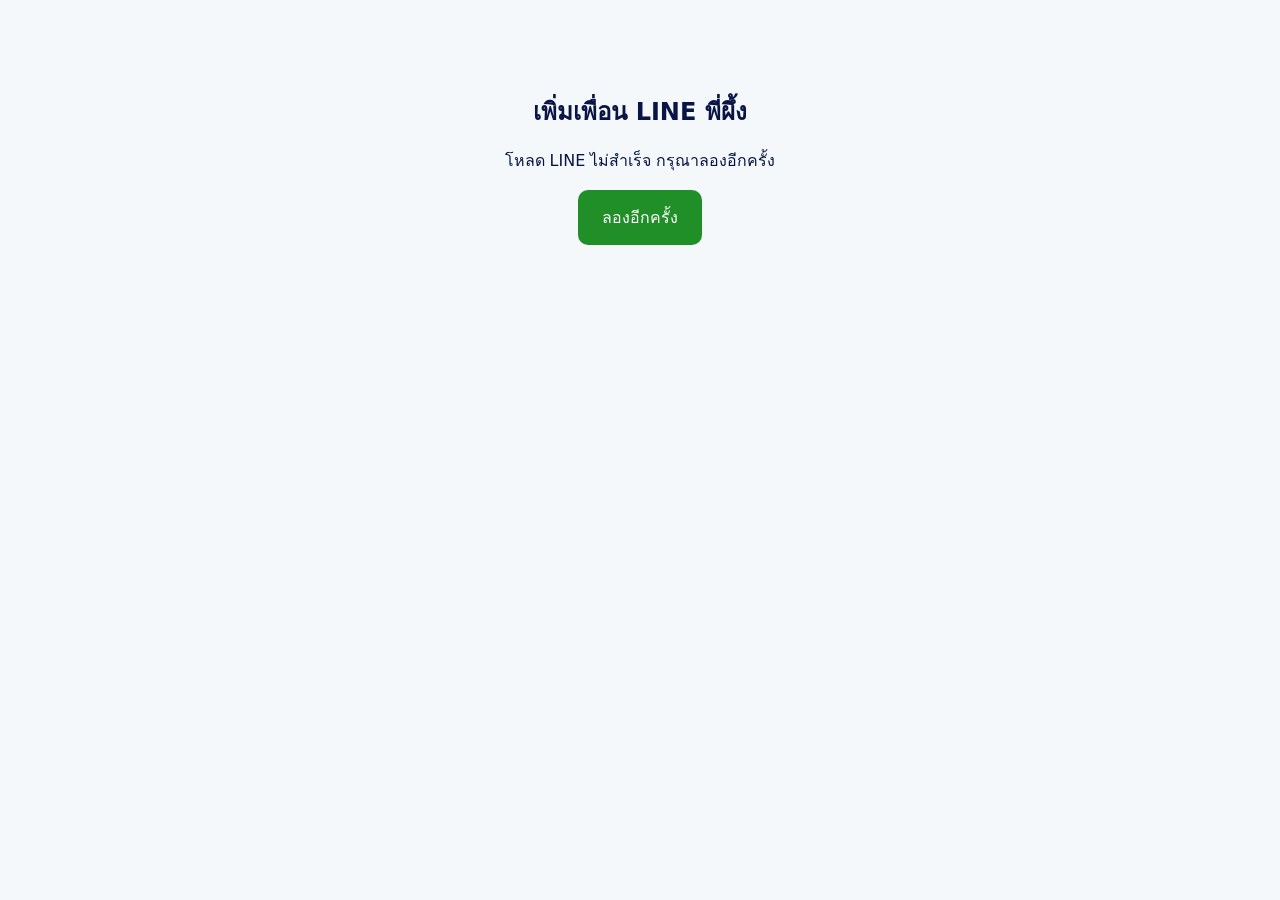
<file: Index.html>
<!doctype html>
<html lang="th">
<head>
<meta charset="utf-8"><meta name="viewport" content="width=device-width, initial-scale=1">
<meta name="referrer" content="no-referrer"><meta name="robots" content="noindex,nofollow">
<title>เพิ่มเพื่อน LINE พี่ผึ้ง</title>
<style>body{margin:0;background:#f4f8fb;color:#0A1545;font-family:system-ui,sans-serif}main{max-width:440px;margin:48px auto;padding:28px;text-align:center}h1{font-size:24px}p{line-height:1.7}button,a{display:inline-block;border:0;border-radius:10px;background:#218F27;color:white;padding:15px 24px;font:inherit;text-decoration:none;cursor:pointer}[hidden]{display:none!important}</style>
<script src="https://static.line-scdn.net/liff/edge/2/sdk.js" defer></script>
</head>
<body>
<main><h1>เพิ่มเพื่อน LINE พี่ผึ้ง</h1>
<p id="status" role="status" aria-live="polite">กำลังเชื่อมต่อ LINE…</p>
<button id="retry" type="button" hidden>ลองอีกครั้ง</button></main>
<script>
'use strict';
const LIFF_ID='2011333776-W5vn3Aly';
const BACKEND='https://script.google.com/macros/s/AKfycbz1tPDpD1ap5izHhPRhO7wEzc5udW0E-saBnPLB31KpJue0dYF4KgLdlKwVcth8Fh_oHg/exec?mode=liff_receipt_test';
let busy=false;
async function connect() {
  if(busy)return;busy=true;
  const status=document.getElementById('status'),retry=document.getElementById('retry');
  retry.hidden=true;
  try {
    if(!window.liff)throw new Error('โหลด LINE ไม่สำเร็จ กรุณาลองอีกครั้ง');
    await liff.init({liffId:LIFF_ID,withLoginOnExternalBrowser:true});
    if(!liff.isLoggedIn())return;
    // LIFF handles its redirects before reading the final ticket.
    const ticket=new URL(location.href).searchParams.get('ticket');
    const idToken=liff.getIDToken();
    if(!ticket || !/^[A-Za-z0-9_-]{16,200}$/.test(ticket))throw new Error('กรุณากลับไปกดเพิ่มเพื่อน LINE จากรายการที่ส่งแล้ว');
    if(!idToken)throw new Error('ยืนยันบัญชี LINE ไม่สำเร็จ กรุณาลองอีกครั้ง');
    status.textContent='กำลังส่งรายละเอียดรายการให้คุณ…';
    // Top-level POST avoids cross-origin AJAX and never puts the ID token in a URL.
    const form=document.createElement('form');
    form.method='POST';form.action=BACKEND;form.target='_self';form.hidden=true;
    for(const [name,value] of Object.entries({ticket,idToken,format:'html'})) {
      const input=document.createElement('input');input.type='hidden';input.name=name;input.value=value;form.appendChild(input);
    }
    document.body.appendChild(form);form.submit();
  } catch(error) {
    status.textContent=error instanceof Error?error.message:'เชื่อมต่อไม่สำเร็จ กรุณาลองอีกครั้ง';retry.hidden=false;busy=false;
  }
}
document.getElementById('retry').addEventListener('click',connect);
window.addEventListener('DOMContentLoaded',connect);
</script>
</body>
</html>
</file>
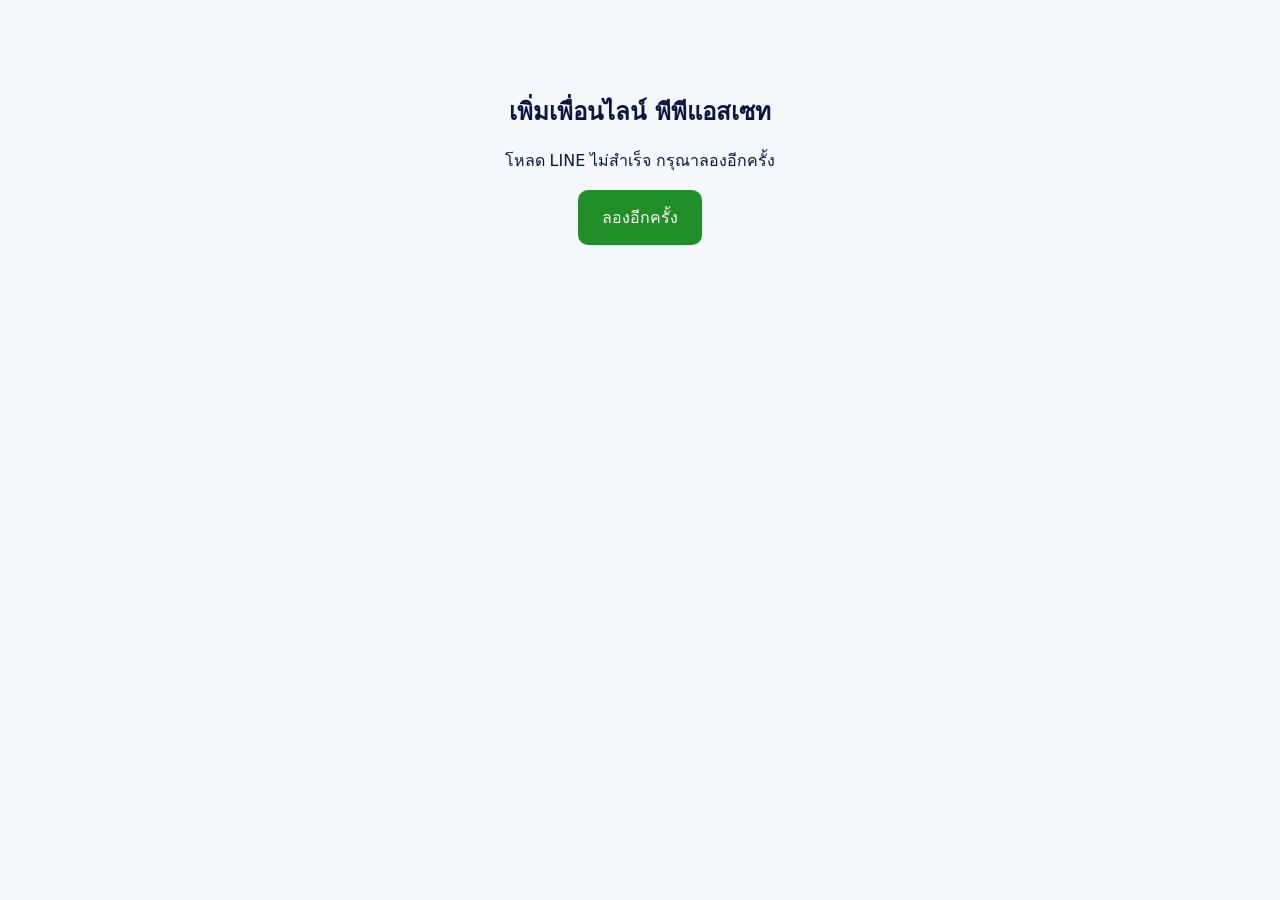
<file: index.html>
<!doctype html>
<html lang="th">
<head>
<meta charset="utf-8"><meta name="viewport" content="width=device-width, initial-scale=1">
<meta name="referrer" content="no-referrer"><meta name="robots" content="noindex,nofollow">
<title>เพิ่มเพื่อนไลน์ พีพีแอสเซท</title>
<style>body{margin:0;background:#f4f8fb;color:#0A1545;font-family:system-ui,sans-serif}main{box-sizing:border-box;width:100%;max-width:440px;margin:48px auto;padding:28px;text-align:center}h1{font-size:clamp(20px,6vw,24px);overflow-wrap:anywhere}p{line-height:1.7}button,a{display:inline-block;border:0;border-radius:10px;background:#218F27;color:white;padding:15px 24px;font:inherit;text-decoration:none;cursor:pointer}[hidden]{display:none!important}</style>
<script src="https://static.line-scdn.net/liff/edge/2/sdk.js" defer></script>
<script>
(function(){
  const p=new URL(location.href).searchParams;
  const state=p.get('liff.state')||'';
  let preview=false;
  try{preview=new URL(state,location.origin+location.pathname).pathname.endsWith('/test-mobile.html');}catch(_){}
  if(!preview||!/Android|iPhone|iPad|iPod/i.test(navigator.userAgent))return;
  document.documentElement.classList.add('pp-mobile-preview-entry');
})();
</script>
<style>
html.pp-mobile-preview-entry,html.pp-mobile-preview-entry body{background:#050d17!important}
html.pp-mobile-preview-entry body{min-height:100vh;min-height:100dvh;display:grid;place-items:center;margin:0;padding:14px;box-sizing:border-box}
html.pp-mobile-preview-entry main{display:none!important}
.pp-mobile-entry-wait{display:none}
html.pp-mobile-preview-entry .pp-mobile-entry-wait{display:block;box-sizing:border-box;width:100%;max-width:430px;padding:22px 16px;border:1px solid rgba(156,255,91,.48);border-radius:18px;background:linear-gradient(145deg,rgba(9,30,44,.98),rgba(5,19,34,.98));text-align:center;color:#eaf3ff;font:15px/1.65 system-ui,sans-serif}
.pp-mobile-entry-wait strong{display:block;color:#B9FF86;font-size:18px;font-weight:900}
.pp-mobile-entry-spinner{width:30px;height:30px;border:4px solid rgba(156,255,91,.24);border-top-color:#B9FF86;border-radius:50%;margin:0 auto 13px;animation:ppMobileEntrySpin .8s linear infinite}
@keyframes ppMobileEntrySpin{to{transform:rotate(360deg)}}
</style>
</head>
<body>
<div class="pp-mobile-entry-wait" role="status"><div class="pp-mobile-entry-spinner" aria-hidden="true"></div><strong>กำลังเชื่อมต่อ LINE</strong>กรุณารอสักครู่ ระบบกำลังดำเนินการ</div>
<main><h1>เพิ่มเพื่อนไลน์ พีพีแอสเซท</h1>
<p id="status" role="status" aria-live="polite">กำลังเชื่อมต่อ LINE…</p>
<a id="openLine" hidden>เพิ่มเพื่อนไลน์ พีพีแอสเซท</a>
<button id="retry" type="button" hidden>ลองอีกครั้ง</button></main>
<script>
'use strict';
const LIFF_ID='2011333776-W5vn3Aly';
const BACKEND='https://script.google.com/macros/s/AKfycbz1tPDpD1ap5izHhPRhO7wEzc5udW0E-saBnPLB31KpJue0dYF4KgLdlKwVcth8Fh_oHg/exec?mode=liff_receipt_test';
let busy=false;
function pendingTicket() {
  const params=new URL(location.href).searchParams;
  let ticket=params.get('ticket');
  if(!ticket && params.get('liff.state')) {
    ticket=new URL(params.get('liff.state'),location.origin+location.pathname).searchParams.get('ticket');
  }
  try {
    if(ticket && /^[A-Za-z0-9_-]{16,200}$/.test(ticket)) {
      sessionStorage.setItem('pp_liff_pending',JSON.stringify({ticket,time:Date.now()}));
    } else {
      const saved=JSON.parse(sessionStorage.getItem('pp_liff_pending')||'null');
      if(saved && Date.now()-saved.time<600000)ticket=saved.ticket;
    }
  } catch(_) {}
  return ticket;
}
async function connect() {
  if(busy)return;busy=true;
  const status=document.getElementById('status'),retry=document.getElementById('retry');
  retry.hidden=true;
  status.textContent='กำลังตรวจสอบบัญชี LINE เพื่อส่งรายละเอียดลีด…';
  const waiting=setTimeout(()=>{status.textContent='กำลังรอ LINE ตอบกลับ กรุณารอสักครู่…';},6000);
  try {
    if(!window.liff)throw new Error('โหลด LINE ไม่สำเร็จ กรุณาลองอีกครั้ง');
    pendingTicket();
    let deadline;
    try {
      await Promise.race([liff.init({liffId:LIFF_ID,withLoginOnExternalBrowser:false}),new Promise((_,reject)=>{deadline=setTimeout(()=>reject(new Error('LINE ตอบกลับช้า กรุณากดลองอีกครั้ง ไม่ต้องกรอกฟอร์มใหม่')),20000);})]);
    } finally {clearTimeout(deadline);}
    clearTimeout(waiting);
    const mobile=/Android|iPhone|iPad|iPod/i.test(navigator.userAgent);
    if(mobile && !liff.isInClient()) {
      const params=new URL(location.href).searchParams;
      let ticket=params.get('ticket');
      if(!ticket && params.get('liff.state')) {
        ticket=new URL(params.get('liff.state'),'https://ppassetservice-cyber.github.io/pp-line-liff-test/').searchParams.get('ticket');
      }
      if(!ticket || !/^[A-Za-z0-9_-]{16,200}$/.test(ticket))throw new Error('กรุณากลับไปกดเพิ่มเพื่อน LINE จากรายการที่ส่งแล้ว');
      const link=document.getElementById('openLine');
      const url='https://liff.line.me/'+LIFF_ID+'?ticket='+encodeURIComponent(ticket);
      link.href=/Android/i.test(navigator.userAgent)
        ? 'intent://liff.line.me/'+LIFF_ID+'?ticket='+encodeURIComponent(ticket)+'#Intent;scheme=https;package=jp.naver.line.android;S.browser_fallback_url='+encodeURIComponent(location.href)+';end'
        : url;
      link.hidden=false;status.textContent='กดปุ่มด้านล่างเพื่อเปิดแอป LINE และรับรายละเอียดรายการ';
      busy=false;return;
    }
    if(!liff.isLoggedIn()){
      const ticket=pendingTicket();
      if(!ticket || !/^[A-Za-z0-9_-]{16,200}$/.test(ticket))throw new Error('กรุณากลับไปกดเพิ่มเพื่อน LINE จากรายการที่ส่งแล้ว');
      liff.login({redirectUri:location.origin+location.pathname+'?ticket='+encodeURIComponent(ticket)});return;
    }
    if(!liff.isLoggedIn())return;
    // LIFF handles its redirects before reading the final ticket.
    const ticket=pendingTicket();
    const idToken=liff.getIDToken();
    if(!ticket || !/^[A-Za-z0-9_-]{16,200}$/.test(ticket))throw new Error('กรุณากลับไปกดเพิ่มเพื่อน LINE จากรายการที่ส่งแล้ว');
    if(!idToken)throw new Error('ยืนยันบัญชี LINE ไม่สำเร็จ กรุณาลองอีกครั้ง');
    status.textContent='กำลังส่งรายละเอียดรายการให้คุณ…';
    // Top-level POST avoids cross-origin AJAX and never puts the ID token in a URL.
    const form=document.createElement('form');
    form.method='POST';form.action=BACKEND;form.target='_self';form.hidden=true;
    for(const [name,value] of Object.entries({ticket,idToken,format:'html'})) {
      const input=document.createElement('input');input.type='hidden';input.name=name;input.value=value;form.appendChild(input);
    }
    document.body.appendChild(form);form.submit();
  } catch(error) {
    clearTimeout(waiting);
    status.textContent=error instanceof Error?error.message:'เชื่อมต่อไม่สำเร็จ กรุณาลองอีกครั้ง';retry.hidden=false;busy=false;
  }
}
document.getElementById('retry').addEventListener('click',()=>location.reload());
window.addEventListener('DOMContentLoaded',connect);
</script>
</body>
</html>
</file>
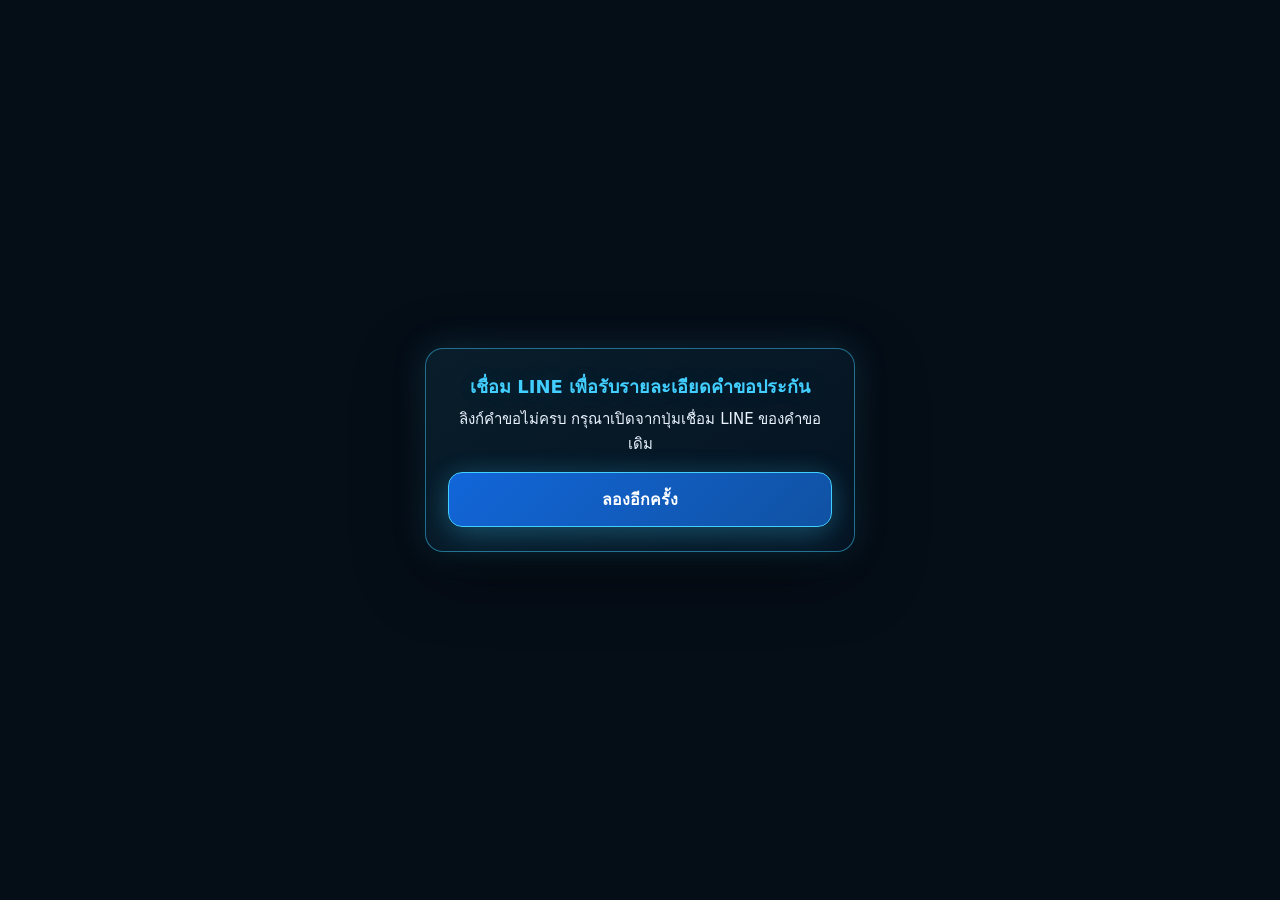
<file: insurance.html>
<!doctype html>
<html lang="th">
<head>
<meta charset="utf-8">
<meta name="viewport" content="width=device-width, initial-scale=1">
<meta name="referrer" content="no-referrer">
<meta name="robots" content="noindex,nofollow">
<title>รับข้อเสนอเบี้ยประกัน | PP Asset Service</title>
<style>
*{box-sizing:border-box}
body{margin:0;background:#050d17;color:#eaf3ff;font-family:system-ui,sans-serif;min-height:100vh;min-height:100dvh;display:grid;place-items:center;padding:14px}
main{width:100%;max-width:430px;padding:24px 22px;border:1px solid rgba(66,207,255,.48);border-radius:18px;background:linear-gradient(145deg,rgba(9,30,44,.98),rgba(5,19,34,.98));box-shadow:0 20px 70px rgba(0,0,0,.48),0 0 34px rgba(66,207,255,.18);text-align:center}
h1{color:#42CFFF;font-size:18px;font-weight:900;line-height:1.5;margin:0 0 7px}
p{font-size:15px;line-height:1.65;margin:7px 0}
button,a{display:block;width:100%;border:0;border-radius:14px;background:#42CFFF;color:#071425;padding:14px;font:inherit;font-weight:700;text-decoration:none;cursor:pointer;margin-top:16px}
button:disabled{opacity:.6;cursor:wait}
.spinner{width:30px;height:30px;border:4px solid rgba(66,207,255,.24);border-top-color:#42CFFF;border-radius:50%;margin:0 auto 13px;animation:spin .8s linear infinite}
@keyframes spin{to{transform:rotate(360deg)}}
[hidden]{display:none!important}
.transport{position:absolute;width:1px;height:1px;left:-9999px;border:0}
#quoteDetails{text-align:left;margin-top:16px;overflow-wrap:anywhere}
.field{padding:9px 0;border-bottom:1px solid #243447}
.field-label{display:block;color:#9fb0c4;font-size:13px;margin-bottom:4px}
@media(max-width:600px){main{padding:22px 16px}}

/* Insurance blue/cyan trial: every state shares these styles. */
main{border-color:rgba(66,207,255,.48);box-shadow:0 20px 70px rgba(0,0,0,.48),0 0 34px rgba(66,207,255,.18)}
h1{color:#42CFFF;text-shadow:0 0 24px rgba(66,207,255,.18)}
button,a{background:linear-gradient(135deg,#1266D9,#1052A3);color:#FFFFFF;border:1px solid #42CFFF;box-shadow:0 10px 32px rgba(66,207,255,.22),0 0 26px rgba(66,207,255,.14)}
button:hover:not(:disabled),a:hover{background:#1052A3;box-shadow:0 0 30px rgba(66,207,255,.24)}
button:focus-visible,a:focus-visible{outline:2px solid #42CFFF;outline-offset:3px}
button:disabled{background:#1B3045;color:#BDCCDF;border-color:#36516A;box-shadow:none;opacity:1}
.spinner{border-color:rgba(66,207,255,.24);border-top-color:#42CFFF}
.field{border-bottom-color:rgba(66,207,255,.20)}
.field-label{color:#BDCCDF}
</style>
<script src="https://static.line-scdn.net/liff/edge/2/sdk.js" defer></script>
</head>
<body>
<main>
<div class="spinner" id="spinner" aria-hidden="true"></div>
<h1 id="heading">เชื่อม LINE เพื่อรับรายละเอียดคำขอประกัน</h1>
<p id="status" role="status" aria-live="polite">กำลังเชื่อมต่อ LINE กรุณารอสักครู่</p>
<a id="openLine" hidden>เปิดแอป LINE เพื่อเชื่อมต่อ</a>
<a id="chat" href="https://line.me/R/oaMessage/%40pp.asset/" hidden>เปิดแชท PP Asset Service</a>
<div id="quoteDetails" hidden></div>
<button id="confirmQuote" type="button" hidden>ยืนยันข้อมูลถูกต้อง</button>
<button id="retry" type="button" hidden>ลองอีกครั้ง</button>
</main>
<script>
'use strict';
const LIFF_ID='2011333776-7CCq2hRE';
const BACKEND='https://script.google.com/macros/s/AKfycbyHQJ4xTePXxt285OjPzkBT93EDnccDXdiAae_Koqpw0iS0PPw9qFpxOeXp-uqRzOLM/exec';
const statusBox=document.getElementById('status');
const spinner=document.getElementById('spinner');
const heading=document.getElementById('heading');
const openLine=document.getElementById('openLine');
const chat=document.getElementById('chat');
const retry=document.getElementById('retry');
const details=document.getElementById('quoteDetails');
const confirmButton=document.getElementById('confirmQuote');
let busy=false,initPromise=null,reviewedQuote=null;

function locationParam(name){
  const params=new URL(location.href).searchParams;
  if(params.has(name))return params.get(name);
  const state=params.get('liff.state');
  if(state)return new URL(state,location.origin+location.pathname).searchParams.get(name);
  return null;
}
function ticketFromLocation(){
  let ticket=locationParam('ticket');
  try{
    if(ticket&&/^[a-f0-9]{64}$/.test(ticket)){
      sessionStorage.setItem('pp_insurance_pending_v3',JSON.stringify({ticket,time:Date.now()}));
    }else if(ticket===null){
      const saved=JSON.parse(sessionStorage.getItem('pp_insurance_pending_v3')||'null');
      if(saved&&Date.now()-saved.time<600000)ticket=saved.ticket;
    }
  }catch(_){}
  if(!ticket||!/^[a-f0-9]{64}$/.test(ticket))throw new Error('ลิงก์คำขอไม่ครบ กรุณาเปิดจากปุ่มเชื่อม LINE ของคำขอเดิม');
  return ticket;
}
function withDeadline(promise,ms,message){
  let timer;
  return Promise.race([promise,new Promise((_,reject)=>{
    timer=setTimeout(()=>reject(new Error(message)),ms);
  })]).finally(()=>clearTimeout(timer));
}
async function initLine(){
  if(!window.liff)throw new Error('โหลด LINE ไม่สำเร็จ กรุณาลองอีกครั้ง');
  if(!initPromise){
    initPromise=liff.init({liffId:LIFF_ID,withLoginOnExternalBrowser:false});
    initPromise.catch(()=>{initPromise=null;});
  }
  await withDeadline(initPromise,20000,'LINE ตอบกลับช้า กรุณากดลองอีกครั้ง');
}
function redirectFor(name,value){
  const url=new URL(location.origin+location.pathname);
  url.searchParams.set(name,value);
  return url.href;
}
function freshToken(name,value){
  const redirectUri=redirectFor(name,value);
  if(!liff.isLoggedIn()){
    statusBox.textContent='กำลังเปิดการยืนยันบัญชี LINE';
    liff.login({redirectUri});
    return null;
  }
  const idToken=liff.getIDToken();
  const info=liff.getDecodedIDToken();
  const expires=Number(info&&info.exp);
  if(!idToken||!Number.isFinite(expires)||expires<=Date.now()/1000+60){
    if(liff.isInClient())throw new Error('กรุณาปิดหน้านี้ แล้วเปิดลิงก์คำขอเดิมจาก LINE อีกครั้ง');
    const key='pp_insurance_login_renew';
    let lastRenew=0;
    try{lastRenew=Number(sessionStorage.getItem(key)||0);}catch(_){}
    if(Date.now()-lastRenew<60000)throw new Error('ยังยืนยันบัญชีไม่สำเร็จ กรุณารอสักครู่แล้วกดลองอีกครั้ง');
    try{sessionStorage.setItem(key,String(Date.now()));}catch(_){}
    statusBox.textContent='กำลังเข้าสู่ระบบ LINE ใหม่เพื่อดำเนินการกับคำขอเดิม';
    liff.logout();
    liff.login({redirectUri});
    return null;
  }
  try{sessionStorage.removeItem('pp_insurance_login_renew');}catch(_){}
  return idToken;
}
function showOpenLine(name,value){
  if(!/Android|iPhone|iPad|iPod/i.test(navigator.userAgent)||liff.isInClient())return false;
  const query=name+'='+encodeURIComponent(value);
  const url='https://liff.line.me/'+LIFF_ID+'?'+query;
  openLine.href=/Android/i.test(navigator.userAgent)
    ? 'intent://liff.line.me/'+LIFF_ID+'?'+query+'#Intent;scheme=https;package=jp.naver.line.android;S.browser_fallback_url='+encodeURIComponent(redirectFor(name,value))+';end'
    : url;
  openLine.textContent='เปิดแอป LINE เพื่อดำเนินการต่อ';
  openLine.hidden=false;
  statusBox.textContent='เปิดแอป LINE เพื่อดำเนินการต่อกับคำขอเดิม';
  return true;
}
function sendReceipt(ticket,idToken,quoteAction){
  return new Promise((resolve,reject)=>{
    const requestId=Array.from(crypto.getRandomValues(new Uint8Array(16)),v=>v.toString(16).padStart(2,'0')).join('');
    const iframe=document.createElement('iframe');
    iframe.name='pp_receipt_'+requestId;
    iframe.className='transport';
    iframe.title='รับผลการดำเนินการ';
    iframe.setAttribute('aria-hidden','true');
    iframe.tabIndex=-1;
    const form=document.createElement('form');
    form.method='POST';form.action=BACKEND;form.target=iframe.name;form.hidden=true;
    const payload=quoteAction
      ? {flow:quoteAction.flow,quote:quoteAction.quote,idToken,format:'bridge',requestId}
      : {flow:'insurance-line-link-v1',ticket,idToken,consent:'yes',format:'bridge',requestId};
    if(quoteAction&&quoteAction.flow==='insurance-confirm-liff-v1')payload.confirmation='yes';
    for(const [name,value]of Object.entries(payload)){
      const input=document.createElement('input');
      input.type='hidden';input.name=name;input.value=value;form.appendChild(input);
    }
    let timer;
    function cleanup(){
      clearTimeout(timer);window.removeEventListener('message',received);form.remove();iframe.remove();
    }
    function received(event){
      const trusted=/^https:\/\/(?:script\.google\.com|[a-z0-9-]+\.googleusercontent\.com)$/.test(event.origin);
      const data=event.data;
      if(!trusted||!data||data.type!=='pp-insurance-receipt'||data.requestId!==requestId)return;
      cleanup();resolve(data.result);
    }
    window.addEventListener('message',received);
    timer=setTimeout(()=>{
      cleanup();reject(new Error('ยังไม่ได้รับผลยืนยัน กรุณากดลองอีกครั้ง ไม่ต้องกรอกคำขอใหม่'));
    },45000);
    try{
      document.body.appendChild(iframe);document.body.appendChild(form);form.submit();
    }catch(error){cleanup();reject(error);}
  });
}
function renderDetails(data){
  details.replaceChildren();
  const fields=[
    ['เลขที่คำขอ',data.request_id],
    ['ชื่อ / เบอร์โทร',[data.customer_name,data.customer_phone].join(' / ')],
    ['รถ',[data.vehicle_make,data.vehicle_model,data.vehicle_submodel].filter(Boolean).join(' ')],
    ['ปีจดทะเบียน / จังหวัด',[data.registration_year,data.registration_province].join(' / ')],
    ['การใช้งาน',data.usage_type],
    ['ประเภทประกัน','ชั้น '+data.insurance_type],
    ['บริษัทที่สนใจ',data.preferred_insurers],
    ['ความต้องการเพิ่มเติม / หมายเหตุ',data.contact_note]
  ];
  for(const [label,value]of fields){
    const row=document.createElement('div');row.className='field';
    const title=document.createElement('span');title.className='field-label';title.textContent=label;
    const content=document.createElement('span');content.textContent=String(value||'ไม่ระบุ');content.style.whiteSpace='pre-wrap';
    row.append(title,content);details.appendChild(row);
  }
  details.hidden=false;
}
function showConfirmed(quote,acknowledged){
  heading.textContent='ยืนยันข้อมูลเรียบร้อย';
  statusBox.textContent='เลขคำขอ '+quote+' — บันทึกการยืนยันแล้ว เจ้าหน้าที่จะตรวจสอบเบี้ยและความคุ้มครองให้ค่ะ';
  confirmButton.hidden=true;
  chat.hidden=false;
  retry.hidden=acknowledged===true;
  retry.textContent='ตรวจสถานะอีกครั้ง';
  if(acknowledged!==true)statusBox.textContent+=' ระบบยังส่งข้อความตอบรับในแชทไม่สำเร็จ กดตรวจสถานะอีกครั้งได้ค่ะ';
}
async function loadReview(quote,idToken){
  const result=await sendReceipt(null,idToken,{flow:'insurance-review-liff-v1',quote});
  if(!result||result.ok!==true||result.requestId!==quote||!result.detail)throw new Error(result&&result.message||'ยังโหลดข้อมูลคำขอไม่ได้ กรุณาลองอีกครั้ง');
  renderDetails(result.detail);
  if(result.confirmed===true){
    showConfirmed(quote,result.acknowledged);
    if(result.acknowledged!==true){
      reviewedQuote=quote;
      confirmButton.textContent='ส่งข้อความตอบรับอีกครั้ง';
      confirmButton.hidden=false;
    }
  }else{
    reviewedQuote=quote;
    heading.textContent='ตรวจสอบข้อมูลคำขอประกัน';
    statusBox.textContent='ตรวจสอบรายละเอียดด้านล่าง แล้วกดยืนยันข้อมูลถูกต้อง หากต้องการแก้ไข ให้แจ้งในแชท @pp.asset';
    confirmButton.textContent='ยืนยันข้อมูลถูกต้อง';
    confirmButton.hidden=false;
  }
}
async function connect(){
  if(busy)return;
  busy=true;reviewedQuote=null;
  retry.hidden=true;retry.textContent='ลองอีกครั้ง';openLine.hidden=true;chat.hidden=true;
  confirmButton.hidden=true;confirmButton.disabled=false;details.hidden=true;spinner.hidden=false;
  statusBox.textContent='กำลังเชื่อมต่อ LINE กรุณารอสักครู่';
  try{
    const initialQuote=locationParam('quote');
    if(initialQuote===null)ticketFromLocation();
    else if(!/^(?:INS\d{6,}|INS-\d{8}-[A-F0-9]{16})$/.test(initialQuote))throw new Error('ลิงก์ยืนยันไม่ครบ กรุณาเปิดจากรายละเอียดคำขอใน LINE');
    await initLine();
    const quote=locationParam('quote');
    const name=quote===null?'ticket':'quote';
    const value=quote===null?ticketFromLocation():quote;
    if(name==='quote'&&!/^(?:INS\d{6,}|INS-\d{8}-[A-F0-9]{16})$/.test(value))throw new Error('ลิงก์ยืนยันไม่ครบ กรุณาเปิดจากรายละเอียดคำขอใน LINE');
    if(showOpenLine(name,value))return;
    const idToken=freshToken(name,value);
    if(!idToken)return;
    if(name==='quote'){
      statusBox.textContent='กำลังโหลดรายละเอียดคำขอประกัน';
      await loadReview(value,idToken);
      return;
    }
    const friendship=await withDeadline(liff.getFriendship(),20000,'ตรวจสถานะเพื่อน LINE ไม่สำเร็จ กรุณาลองอีกครั้ง');
    if(!friendship.friendFlag){
      openLine.href='https://line.me/R/ti/p/%40pp.asset';
      openLine.textContent='เพิ่มเพื่อน PP Asset Service';openLine.hidden=false;
      statusBox.textContent='เพิ่มเพื่อน PP แล้วกลับมาหน้านี้ กดลองอีกครั้งเพื่อรับรายละเอียดคำขอเดิม';
      retry.hidden=false;return;
    }
    statusBox.textContent='กำลังส่งรายละเอียดคำขอประกันให้ทางแชท LINE';
    const result=await sendReceipt(value,idToken);
    if(!result||result.ok!==true||result.receiptStatus!=='ACCEPTED')throw new Error(result&&result.message||'ยังส่งรายละเอียดไม่สำเร็จ คำขอบันทึกแล้ว กรุณาลองอีกครั้ง');
    try{sessionStorage.removeItem('pp_insurance_pending_v3');}catch(_){}
    heading.textContent='ดำเนินการเรียบร้อย';
    statusBox.textContent='เลขคำขอ '+result.requestId+' — ส่งรายละเอียดแล้ว กรุณาเปิดแชทเพื่อตรวจสอบและยืนยันความถูกต้อง';
    chat.hidden=false;
  }catch(error){
    statusBox.textContent=error.message||'เชื่อมต่อไม่สำเร็จ กรุณาลองอีกครั้ง';retry.hidden=false;
  }finally{spinner.hidden=true;busy=false;}
}
async function confirmQuote(){
  if(busy||!reviewedQuote)return;
  const quote=reviewedQuote;
  busy=true;confirmButton.disabled=true;retry.hidden=true;spinner.hidden=false;
  statusBox.textContent='กำลังบันทึกการยืนยันข้อมูล';
  try{
    const idToken=freshToken('quote',quote);
    if(!idToken)return;
    const result=await sendReceipt(null,idToken,{flow:'insurance-confirm-liff-v1',quote});
    if(!result||result.ok!==true||result.confirmed!==true||result.requestId!==quote)throw new Error(result&&result.message||'ยังไม่ได้รับผลยืนยัน กรุณาตรวจสถานะอีกครั้ง');
    reviewedQuote=null;
    showConfirmed(quote,result.acknowledged);
  }catch(error){
    reviewedQuote=null;confirmButton.hidden=true;
    statusBox.textContent=error.message||'ยังไม่ได้รับผลยืนยัน กรุณาตรวจสถานะอีกครั้ง';
    retry.textContent='ตรวจสถานะอีกครั้ง';retry.hidden=false;
  }finally{busy=false;spinner.hidden=true;confirmButton.disabled=false;}
}
retry.addEventListener('click',connect);
confirmButton.addEventListener('click',confirmQuote);
window.addEventListener('DOMContentLoaded',connect);
</script>
</body>
</html>
</file>
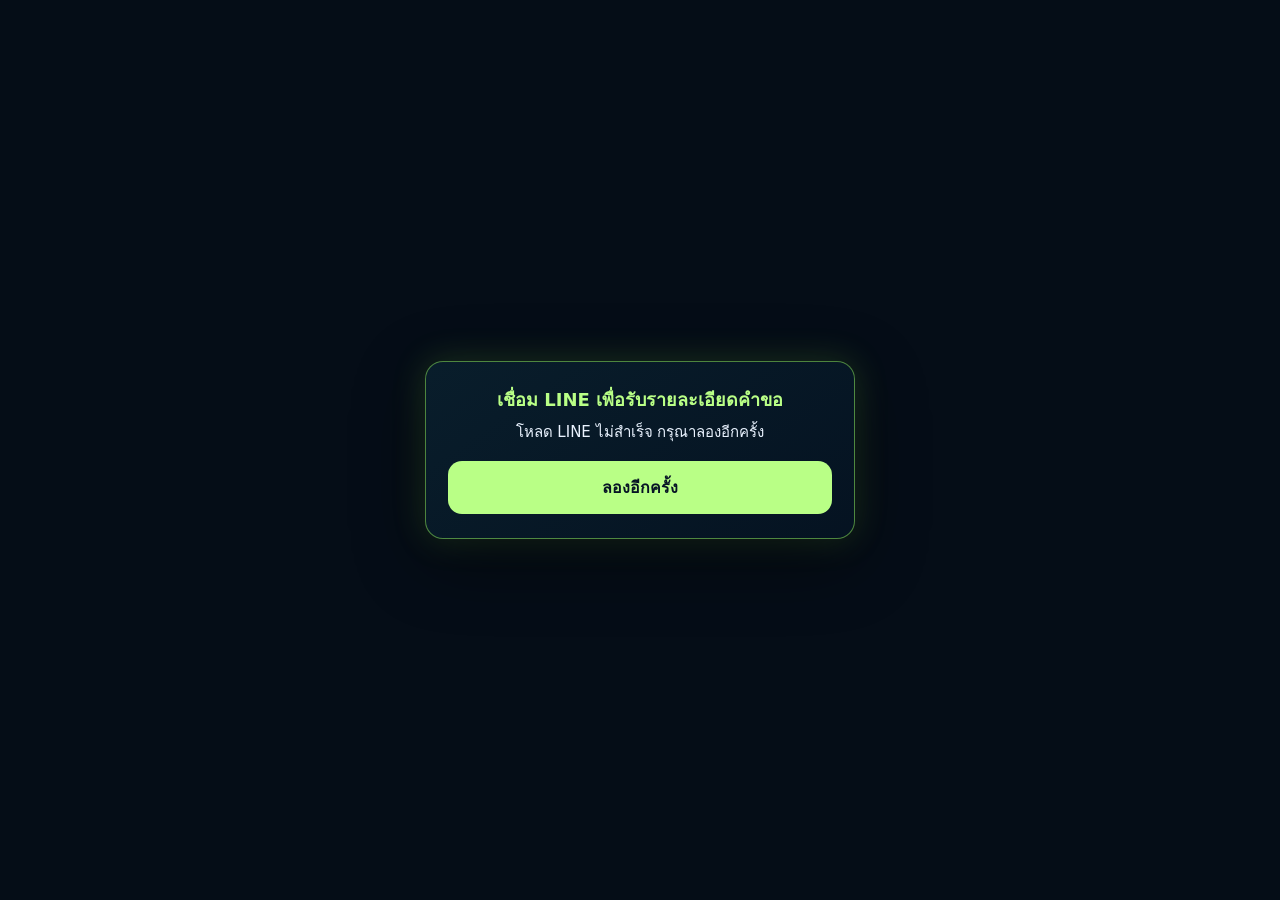
<file: test-mobile.html>
<!doctype html>
<html lang="th"><head>
<meta charset="utf-8"><meta name="viewport" content="width=device-width, initial-scale=1">
<meta name="referrer" content="no-referrer"><meta name="robots" content="noindex,nofollow">
<title>เชื่อม LINE พีพีแอสเซท</title>
<style>
*{box-sizing:border-box}
body{margin:0;background:#050d17;color:#eaf3ff;font-family:system-ui,sans-serif;min-height:100vh;min-height:100dvh;display:grid;place-items:center;padding:14px}
main{width:100%;max-width:430px;padding:24px 22px;border:1px solid rgba(156,255,91,.48);border-radius:18px;background:linear-gradient(145deg,rgba(9,30,44,.98),rgba(5,19,34,.98));box-shadow:0 20px 70px rgba(0,0,0,.48),0 0 34px rgba(156,255,91,.18);text-align:center}
h1{color:#B9FF86;font-size:18px;font-weight:900;line-height:1.5;margin:0 0 7px}
p{font-size:15px;line-height:1.65;color:#eaf3ff;margin:7px 0}
button,a{display:block;width:100%;border:0;border-radius:14px;background:#B9FF86;color:#071425;padding:14px;font:inherit;font-weight:700;text-decoration:none;cursor:pointer;margin-top:16px}
.spinner{width:30px;height:30px;border:4px solid rgba(156,255,91,.24);border-top-color:#B9FF86;border-radius:50%;margin:0 auto 13px;animation:spin .8s linear infinite}
@keyframes spin{to{transform:rotate(360deg)}}
[hidden]{display:none!important}.brand{display:none}.transport{position:absolute;width:1px;height:1px;left:-9999px;border:0}
.wait-note{color:#9fb0c4;font-size:13px;margin-top:7px}
@media(max-width:600px){main{padding:22px 16px}}
</style>
<script src="https://static.line-scdn.net/liff/edge/2/sdk.js" defer></script>
</head><body><main>
<div class="brand">PP ASSET SERVICE</div>
<div class="spinner" id="spinner" aria-hidden="true"></div>
<h1 id="heading">เชื่อม LINE เพื่อรับรายละเอียดคำขอ</h1>
<p id="status" role="status" aria-live="polite">กำลังเชื่อมต่อ LINE กรุณารอสักครู่</p>
<a id="openLine" hidden>เปิดแอป LINE เพื่อเชื่อมต่อ</a>
<a id="chat" href="https://line.me/R/oaMessage/%40pp.asset/" hidden>เปิดแชทเพื่อยืนยันข้อมูล</a>
<button id="retry" type="button" hidden>ลองอีกครั้ง</button>
</main><script>
'use strict';
const LIFF_ID='2011333776-W5vn3Aly';
// TEST deployment only. Production OAuth configuration is untouched.
const BACKEND='https://script.google.com/macros/s/AKfycbz1tPDpD1ap5izHhPRhO7wEzc5udW0E-saBnPLB31KpJue0dYF4KgLdlKwVcth8Fh_oHg/exec?mode=liff_receipt_test';
const statusBox=document.getElementById('status'),spinner=document.getElementById('spinner');
let busy=false,attempt=0;
function ticketFromLocation(){
 const params=new URL(location.href).searchParams;
 let ticket=params.get('ticket');
 if(!ticket&&params.get('liff.state'))ticket=new URL(params.get('liff.state'),location.origin+location.pathname).searchParams.get('ticket');
 try {
  if(ticket&&/^[A-Za-z0-9_-]{16,200}$/.test(ticket))sessionStorage.setItem('pp_liff_pending',JSON.stringify({ticket,time:Date.now()}));
  else if(!params.has('ticket')){
   const saved=JSON.parse(sessionStorage.getItem('pp_liff_pending')||'null');
   if(saved&&Date.now()-saved.time<600000)ticket=saved.ticket;
  }
 }catch(_){}
 if(!ticket||!/^[A-Za-z0-9_-]{16,200}$/.test(ticket))throw new Error('ลิงก์คำขอไม่ครบ กรุณาเปิดจากปุ่มเชื่อม LINE ของคำขอเดิม');
 return ticket;
}
function withDeadline(promise,ms,message){
 let timer;return Promise.race([promise,new Promise((_,reject)=>{timer=setTimeout(()=>reject(new Error(message)),ms);})]).finally(()=>clearTimeout(timer));
}
function sendReceipt(ticket,idToken){
 return new Promise((resolve,reject)=>{
  const requestId=Array.from(crypto.getRandomValues(new Uint8Array(16)),v=>v.toString(16).padStart(2,'0')).join('');
  const iframe=document.createElement('iframe');iframe.name='pp_receipt_'+requestId;iframe.className='transport';iframe.title='รับผลการเชื่อม LINE';iframe.setAttribute('aria-hidden','true');iframe.tabIndex=-1;
  const form=document.createElement('form');form.method='POST';form.action=BACKEND;form.target=iframe.name;form.hidden=true;
  for(const [name,value] of Object.entries({ticket,idToken,format:'bridge',requestId})){
   const input=document.createElement('input');input.type='hidden';input.name=name;input.value=value;form.appendChild(input);
  }
  let timer;
  function cleanup(){clearTimeout(timer);window.removeEventListener('message',received);form.remove();iframe.remove();}
  function received(event){
   const trusted=/^https:\/\/(?:script\.google\.com|[a-z0-9-]+\.googleusercontent\.com)$/.test(event.origin);
   const data=event.data;
   if(!trusted||!data||data.type!=='pp-line-receipt'||data.requestId!==requestId)return;
   cleanup();resolve(data.result);
  }
  window.addEventListener('message',received);
  timer=setTimeout(()=>{cleanup();reject(new Error('ยังไม่ได้รับผลยืนยัน กรุณากดลองอีกครั้ง ไม่ต้องกรอกคำขอใหม่'));},45000);
  document.body.appendChild(iframe);document.body.appendChild(form);form.submit();
 });
}
async function connect(){
 if(busy)return;busy=true;const run=++attempt;
 document.getElementById('retry').hidden=true;document.getElementById('openLine').hidden=true;document.getElementById('chat').hidden=true;spinner.hidden=false;
 statusBox.textContent='กำลังเชื่อมต่อ LINE กรุณารอสักครู่';
 const waiting=setTimeout(()=>{if(run===attempt)statusBox.textContent='ระบบยังทำงานอยู่ กำลังรอ LINE ตอบกลับ';},6000);
 try{
  if(!window.liff)throw new Error('โหลด LINE ไม่สำเร็จ กรุณาลองอีกครั้ง');
  ticketFromLocation();
  await withDeadline(liff.init({liffId:LIFF_ID,withLoginOnExternalBrowser:false}),20000,'LINE ตอบกลับช้า กรุณากดลองอีกครั้ง');
  clearTimeout(waiting);
  const ticket=ticketFromLocation();
  if(/Android|iPhone|iPad|iPod/i.test(navigator.userAgent)&&!liff.isInClient()){
   const link=document.getElementById('openLine');
   const url='https://liff.line.me/'+LIFF_ID+'/test-mobile.html?ticket='+encodeURIComponent(ticket);
   link.href=/Android/i.test(navigator.userAgent)
    ? 'intent://liff.line.me/'+LIFF_ID+'/test-mobile.html?ticket='+encodeURIComponent(ticket)+'#Intent;scheme=https;package=jp.naver.line.android;S.browser_fallback_url='+encodeURIComponent(location.href)+';end'
    : url;
   link.hidden=false;spinner.hidden=true;statusBox.textContent='เปิดแอป LINE เพื่อดำเนินการต่อกับคำขอเดิม';busy=false;return;
  }
  if(!liff.isLoggedIn()){statusBox.textContent='กำลังเปิดการยืนยันบัญชี LINE';liff.login({redirectUri:location.origin+location.pathname+'?ticket='+encodeURIComponent(ticket)});return;}
  const idToken=liff.getIDToken();if(!idToken)throw new Error('ยังยืนยันบัญชี LINE ไม่สำเร็จ กรุณาลองอีกครั้ง');
  statusBox.textContent='กำลังส่งรายละเอียดคำขอให้ทางแชท LINE';
  const result=await sendReceipt(ticket,idToken);
  if(!result||result.success!==true)throw new Error(result&&result.message||'ส่งรายละเอียดไม่สำเร็จ กรุณาลองอีกครั้ง');
  document.getElementById('heading').textContent='ดำเนินการเรียบร้อย';
  statusBox.textContent='เลขคำขอ '+result.leadId+' — ส่งรายละเอียดแล้ว กรุณาเปิดแชทเพื่อตรวจสอบและยืนยันความถูกต้อง';
  spinner.hidden=true;document.getElementById('chat').hidden=false;busy=false;
 }catch(error){clearTimeout(waiting);spinner.hidden=true;statusBox.textContent=error.message||'เชื่อมต่อไม่สำเร็จ กรุณาลองอีกครั้ง';document.getElementById('retry').hidden=false;busy=false;}
}
document.getElementById('retry').addEventListener('click',connect);
window.addEventListener('DOMContentLoaded',connect);
</script></body></html>
</file>
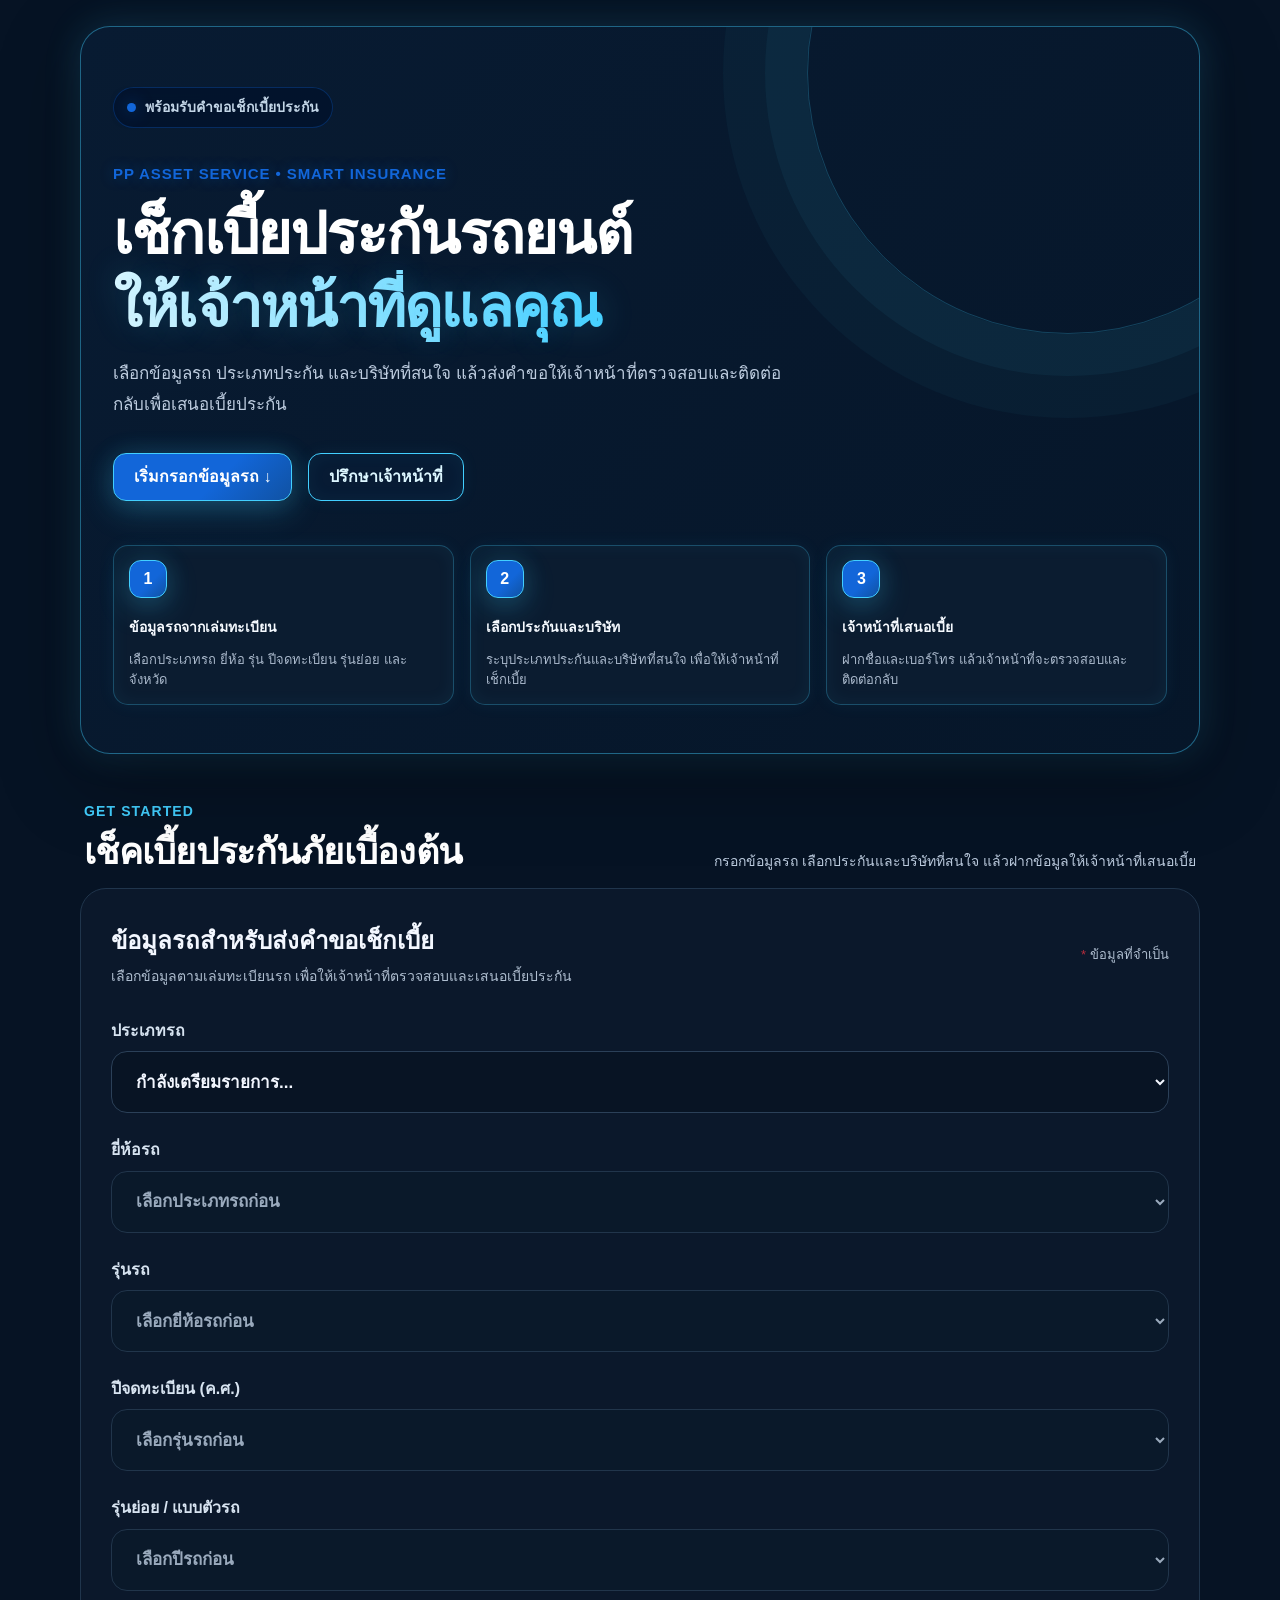
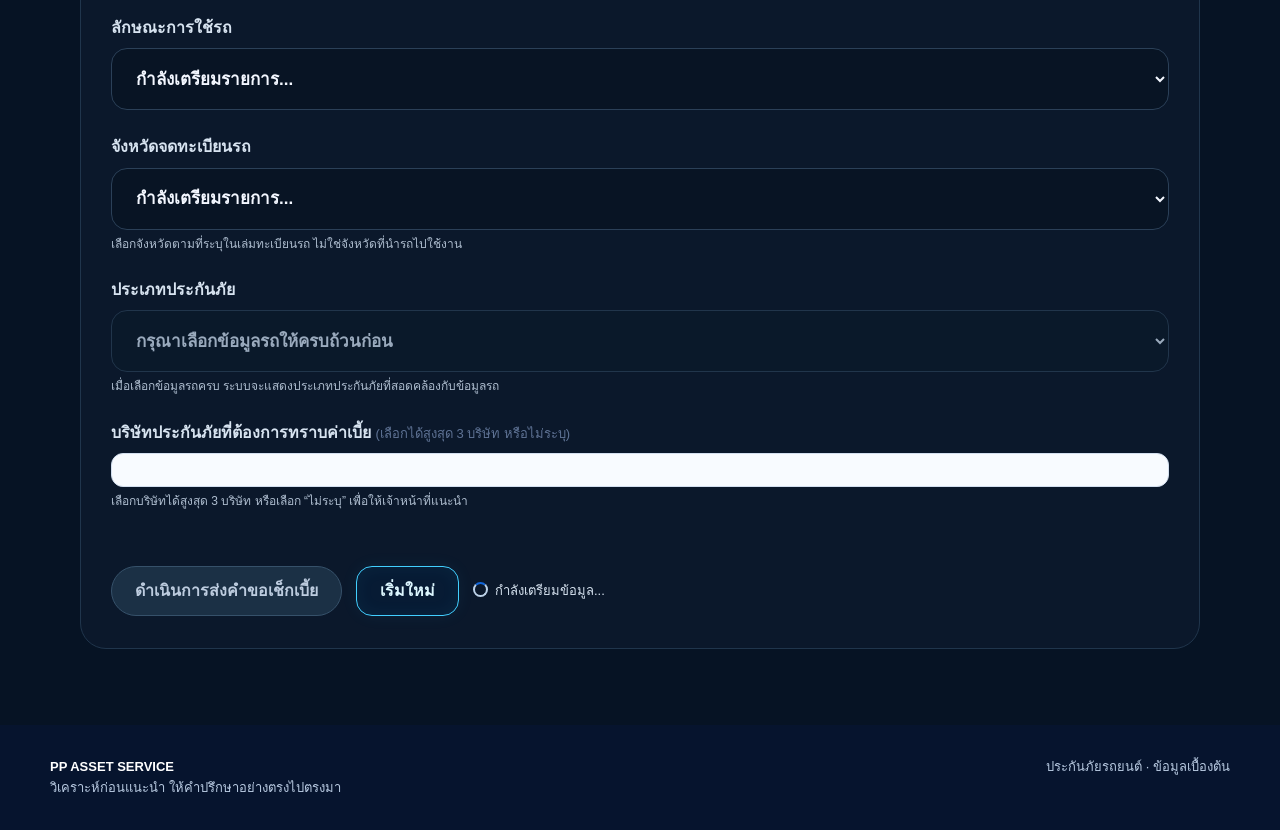
<file: apps-script/IndexQuoteRequestTest.html>
<!DOCTYPE html>

<html lang="th">
<head>
  <base target="_top">
  <meta charset="UTF-8">
  <meta name="viewport" content="width=device-width, initial-scale=1">
  <title>ประกันภัยรถยนต์ | PP Asset Service</title>
  <link rel="preconnect" href="https://fonts.googleapis.com">
  <link rel="preconnect" href="https://fonts.gstatic.com" crossorigin>
  <style>
/* Align the hero frame with the lower check-premium section */
.hero {
  width: min(1180px, calc(100% - 40px)) !important;
}
@media (max-width: 500px) {
  .hero {
    width: min(100% - 28px, 1180px) !important;
  }
}
    
    /* Keep the hero frame on the same vertical edges as the check section */
html body #top.hero {
  width: min(1180px, calc(100% - 40px)) !important;
}
@media (max-width: 500px) {
  html body #top.hero {
    width: min(100% - 28px, 1180px) !important;
  }
}
/* Restore the approved blue Preview styling and hero controls */
:root {
  --lime-500: #1266D9 !important;
  --lime-600: #1266D9 !important;
  --lime-700: #1266D9 !important;
}
.topbar { border-bottom-color: rgba(18,102,217,.18) !important; }
.brand-mark, .nav-cta { background: var(--lime-500) !important; color: #06142e !important; }
.brand-name small, .nav-links a:hover, .eyebrow, .hero-points span::before { color: var(--lime-500) !important; }
.nav-cta:hover { background: var(--lime-600) !important; color: #06142e !important; }
.hero::after { border-color: rgba(18,102,217,.24) !important; box-shadow: 0 0 0 42px rgba(18,102,217,.05), 0 0 0 84px rgba(18,102,217,.035) !important; }
.hero { box-shadow: 0 24px 80px rgba(0,0,0,.34), 0 0 36px rgba(18,102,217,.28) !important; }
.hero-brand { color: #1266D9 !important; }
.hero-accent { background: linear-gradient(90deg,#1266D9 0%,#1266D9 48%,#1266D9 100%) !important; text-shadow: 0 0 34px rgba(18,102,217,.22) !important; }
.service-dot { background: var(--lime-500) !important; box-shadow: 0 0 16px rgba(18,102,217,.90) !important; }
#howItWorks .steps .step { border-color: rgba(18,102,217,.52) !important; box-shadow: 0 0 0 1px rgba(18,102,217,.18), 0 0 18px rgba(18,102,217,.24) !important; }
.step-num, #howItWorks .steps .step .step-num { color: #06142e !important; background: var(--lime-500) !important; box-shadow: 0 0 0 1px rgba(18,102,217,.22), 0 0 16px rgba(18,102,217,.42) !important; }
html body .hero-actions {
  display: flex !important;
  flex-wrap: wrap !important;
  align-items: center !important;
  gap: 12px !important;
  margin: 26px 0 8px !important;
}
html body .hero-button {
  display: inline-flex !important;
  align-items: center !important;
  justify-content: center !important;
  min-height: 48px !important;
  padding: 12px 22px !important;
  border-radius: 999px !important;
  font-size: 16px !important;
  font-weight: 700 !important;
  line-height: 1.2 !important;
  text-decoration: none !important;
}
html body .hero-button-primary {
  background: linear-gradient(135deg, #1266D9, #1266D9) !important;
  color: #fff !important;
  box-shadow: 0 8px 20px rgba(18,102,217,.28) !important;
}
html body .hero-button-secondary {
  background: rgba(255,255,255,.04) !important;
  color: #fff !important;
  border: 1px solid rgba(1
  03,185,255,.8) !important;
}
html body .steps-wrap.pp-steps-structure-fixed { margin-top: 24px !important; }
@media (max-width: 800px) {
  html body .hero-actions { flex-direction: column !important; align-items: stretch !important; }
  html body .hero-button { width: 100% !important; }
}
html body #top.hero { box-shadow: 0 24px 80px rgba(0,0,0,.34), 0 0 36px rgba(18,102,217,.28) !important; }
html body #top.hero::after { border-color: rgba(18,102,217,.24) !important; box-shadow: 0 0 0 42px rgba(18,102,217,.05), 0 0 0 84px rgba(18,102,217,.035) !important; }
html body #top .hero-brand { color: #1266D9 !important; }
html body #howItWorks .steps .step { border-color: rgba(18,102,217,.52) !important; box-shadow: 0 0 0 1px rgba(18,102,217,.18), 0 0 18px rgba(18,102,217,.24) !important; }
html body #howItWorks .steps .step .step-num { color: #06142e !important; background: #1266D9 !important; box-shadow: 0 0 0 1px rgba(18,102,217,.22), 0 0 16px rgba(18,102,217,.42) !important; }
/* Preview: align hero actions with the copy and keep clear of the lower frame edge */
html body #top .hero-actions {
  padding-left: 58px !important;
  padding-right: 58px !important;
  margin-bottom: 24px !important;
  box-sizing: border-box !important;
}
@media (max-width: 800px) {
  html body #top .hero-actions {
    padding-left: 22px !important;
    padding-right: 22px !important;
    margin-bottom: 20px !important;
  }
}
@media (max-width: 430px) {
  html body #top .hero-actions {
    padding-left: 18px !important;
    padding-right: 18px !important;
    margin-bottom: 18px !important;
  }
}
/* Preview: green action for the LINE contact button */
html body #top .hero-button-secondary {
  background: linear-gradient(135deg, #7fe23c, #5ebd27) !important;
  color: #fff !important;
  border-color: rgba(126,226,60,.85) !important;
  box-shadow: 0 8px 20px rgba(94,189,39,.34) !important;
}
:root {
      --navy-950: #06142e;
      --navy-900: #081c3c;
      --navy-800: #0b2b57;
      --blue-700: #1266D9;
      --blue-600: #1266D9;
      --blue-500: #1266D9;
      --blue-100: #eaf4ff;
      --lime-500: #9cff5b;
      --lime-600: #7fe23c;
      --lime-700: #5ebd27;
      --ink: #102850;
      --muted: #5f7395;
      --line: #d3dfef;
      --surface: #ffffff;
      --page: #f4f8fd;
      --danger: #b72c3c;
      --shadow: 0 18px 45px rgba(6, 20, 46, .12);

#resultsSection .rate-grid{
  display:grid !important;
  grid-template-columns:repeat(3,minmax(0,1fr)) !important;
  gap:18px !important;
  align-items:stretch !important;
}
#resultsSection .rate-card{
  min-width:0 !important;
  aspect-ratio:1 / 1 !important;
  min-height:0 !important;
  height:auto !important;
  display:flex !important;
  flex-direction:column !important;
  overflow:auto !important;
  border-radius:18px !important;
}
#resultsSection .rate-card-top{
  flex:0 0 auto !important;
  min-height:66px !important;
}
#resultsSection .rate-card-top h3{
  display:-webkit-box !important;
  -webkit-line-clamp:2 !important;
  -webkit-box-orient:vertical !important;
  overflow:hidden !important;
}
#resultsSection .rate-card .compare-select{
  flex:0 0 auto !important;
  padding-top:8px !important;
}
#resultsSection .rate-card .rate-price{
  flex:0 0 auto !important;
  padding:12px 14px !important;
}
#resultsSection .rate-card .rate-details{
  flex:0 0 auto !important;
  display:grid !important;
  grid-template-columns:repeat(2,minmax(0,1fr)) !important;
  gap:9px !important;
}
#resultsSection .rate-card .mod-coverage{
  flex:0 0 auto !important;
  margin-top:8px !important;
  padding:9px 10px !important;
}
#resultsSection .rate-card .form-actions{
  margin-top:auto !important;
  flex:0 0 auto !important;
  padding-top:10px !important;
}
@media (max-width:900px){
  #resultsSection .rate-grid{grid-template-columns:repeat(2,minmax(0,1fr)) !important;}
}
@media (max-width:620px){
  #resultsSection .rate-grid{grid-template-columns:1fr !important;}
  #resultsSection .rate-card{
    width:min(100%,360px) !important;
    margin-inline:auto !important;
  }
}

    }

    * { box-sizing: border-box; }
    html { scroll-behavior: smooth; }
    body {
      margin: 0;
      color: var(--ink);
      background: var(--page);
      font-family: "Noto Sans Thai", "Sarabun", Arial, sans-serif;
      font-size: 16px;
      line-height: 1.65;
    }
    button, input, select, textarea { font: inherit; }
    button { cursor: pointer; }
    a { color: inherit; text-decoration: none; }

    .topbar {
      position: sticky;
      top: 0;
      z-index: 10;
      color: #fff;
      background: rgba(6, 20, 46, .97);
      border-bottom: 1px solid rgba(156, 255, 91, .15);
      backdrop-filter: blur(14px);
    }
    .nav {
      width: min(1180px, calc(100% - 40px));
      min-height: 74px;
      margin: auto;
      display: flex;
      align-items: center;
      justify-content: space-between;
      gap: 24px;
    }
    .brand { display: inline-flex; align-items: center; gap: 11px; font-weight: 700; letter-spacing: .04em; }
    .brand-mark {
      width: 35px;
      height: 35px;
      display: grid;
      place-items: center;
      color: var(--navy-950);
      background: var(--lime-500);
      clip-path: polygon(50% 0, 93% 17%, 86% 72%, 50% 100%, 14% 72%, 7% 17%);
      font-size: 13px;
      font-weight: 800;
    }
    .brand-name { line-height: 1.15; }
    .brand-name small { display: block; color: var(--lime-500); font-size: 10px; font-weight: 500; letter-spacing: .16em; }
    .nav-links { display: flex; align-items: center; gap: 23px; color: #c8d8ef; font-size: 14px; }
    .nav-links a:hover { color: var(--lime-500); }
    .nav-cta {
      padding: 9px 17px;
      color: var(--navy-950);
      background: var(--lime-500);
      border-radius: 999px;
      font-weight: 700;
    }
    .nav-cta:hover { background: #b6ff86; color: var(--navy-950); }

    .hero {
      position: relative;
      overflow: hidden;
      color: #fff;
      background: linear-gradient(122deg, var(--navy-950), var(--navy-800));
    }
    .hero::after {
      content: '';
      position: absolute;
      width: 520px;
      height: 520px;
      right: -130px;
      top: -215px;
      border: 1px solid rgba(156,255,91,.2);
      border-radius: 50%;
      box-shadow: 0 0 0 42px rgba(156,255,91,.04), 0 0 0 84px rgba(156,255,91,.03);
    }
    .hero-inner { width: min(1180px, calc(100% - 40px)); margin: auto; padding: 74px 0 66px; position: relative; z-index: 1; }
    .eyebrow { color: var(--lime-500); font-size: 14px; font-weight: 600; letter-spacing: .08em; }
    h1, h2, h3, p { margin-top: 0; }
    h1 { max-width: 700px; margin: 10px 0 13px; font-size: clamp(33px, 5vw, 56px); line-height: 1.18; letter-spacing: -.035em; }
    .hero-copy { max-width: 650px; margin-bottom: 27px; color: #d2e1f4; font-size: 18px; }
    .hero-points { display: flex; flex-wrap: wrap; gap: 10px 22px; color: #e8f2ff; font-size: 14px; }
    .hero-points span::before { content: '✓'; margin-right: 7px; color: var(--lime-500); font-weight: 700; }

    .steps-wrap { width: min(1180px, calc(100% - 40px)); margin: -28px auto 0; position: relative; z-index: 2; }
    .steps { display: grid; grid-template-columns: repeat(3, 1fr); gap: 1px; overflow: hidden; background: #cad9eb; border-radius: 18px; box-shadow: var(--shadow); }
    .step { min-height: 93px; padding: 20px 24px; background: var(--surface); }
    .step-num { display: inline-grid; width: 28px; height: 28px; place-items: center; margin-right: 8px; color: #fff; background: var(--blue-600); border-radius: 50%; font-size: 13px; font-weight: 700; }
    .step strong { font-size: 16px; }
    .step p { margin: 5px 0 0 38px; color: var(--muted); font-size: 13px; }

    .main { width: min(1180px, calc(100% - 40px)); margin: 46px auto 76px; }
    .section-heading { max-width: 720px; margin-bottom: 24px; }
    .section-heading h2 { margin: 6px 0 8px; font-size: 31px; line-height: 1.25; }
    .section-heading p { color: var(--muted); margin-bottom: 0; }
    .form-card, .results-card, .contact-card { background: var(--surface); border: 1px solid var(--line); border-radius: 22px; box-shadow: 0 8px 24px rgba(8, 28, 60, .05); }
    .form-card { padding: clamp(22px, 4vw, 38px); }
    .form-intro { display: flex; justify-content: space-between; gap: 24px; padding-bottom: 20px; margin-bottom: 26px; border-bottom: 1px solid var(--line); }
    .form-intro h3 { margin-bottom: 4px; font-size: 21px; }
    .form-intro p { margin: 0; color: var(--muted); font-size: 14px; }
    .required-note { align-self: center; color: var(--muted); font-size: 13px; white-space: nowrap; }
    .required-note::before { content: '*'; color: var(--danger); margin-right: 4px; }
    .fields { display: grid; grid-template-columns: repeat(2, minmax(0, 1fr)); gap: 20px 22px; }
    .field { min-width: 0; }
    .fields > .field:nth-child(1) { order: 1; }
    .fields > .field:nth-child(2) { order: 2; }
    .fields > .field:nth-child(3) { order: 3; }
    .fields > .field:nth-child(4) { order: 4; }
    .fields > .field:nth-child(5) { order: 5; }
    .fields > .field:nth-child(6) { order: 6; }
    .fields > .field:nth-child(7) { order: 7; }
    .fields > .field:nth-child(8) { order: 8; }
    .fields > .field:nth-child(9) { order: 9; }
    #coverageField { order: 9; }
    #companyPreferenceField { order: 10; }
    .field.full { grid-column: 1 / -1; }
    label { display: block; margin-bottom: 7px; font-weight: 600; }
    label .optional { color: var(--muted); font-size: 13px; font-weight: 400; }
    .control {
      width: 100%;
      min-height: 50px;
      padding: 11px 14px;
      color: var(--ink);
      background: #fbfdff;
      border: 1px solid #c8d6e7;
      border-radius: 12px;
      outline: none;
      transition: border-color .2s, box-shadow .2s, background .2s;
    }
    .control:focus { border-color: var(--blue-500); box-shadow: 0 0 0 4px rgba(18,102,217, .13); background: #fff; }
    .control:disabled { color: #9aaac0; background: #f1f5fa; cursor: not-allowed; }
    .company-options { display: grid; grid-template-columns: repeat(2, minmax(0, 1fr)); gap: 10px; padding: 12px; border: 1px solid var(--line); border-radius: 12px; background: #f8fbff; }
    .company-choice { display: flex; align-items: center; gap: 9px; min-width: 0; min-height: 44px; padding: 10px 12px; border: 1px solid #d4dfed; border-radius: 10px; background: #fff; color: var(--ink); cursor: pointer; font-size: 14px; font-weight: 500; }
    .company-choice:hover { border-color: var(--blue-500); background: #f7fbff; }
    .company-choice input { width: 17px; height: 17px; margin: 0; accent-color: var(--blue-600); flex: 0 0 auto; }
    .company-choice span { min-width: 0; overflow-wrap: anywhere; }
    .company-choice.company-none { grid-column: 1 / -1; border-color: #b8d7f7; background: var(--blue-100); }
    .company-selection-note { min-height: 19px; margin-top: 7px; color: var(--muted); font-size: 12px; }
    .company-selection-note.error { color: var(--danger); }
    .hint { margin: 6px 0 0; color: var(--muted); font-size: 12px; line-height: 1.45; }
    .field.hidden { display: none; }
    .form-actions { display: flex; flex-wrap: wrap; align-items: center; gap: 14px; margin-top: 29px; }
    .primary-btn, .secondary-btn {
      min-height: 48px;
      padding: 11px 23px;
      border: 0;
      border-radius: 999px;
      font-weight: 700;
      transition: transform .2s, box-shadow .2s, background .2s;
    }
    .primary-btn { color: var(--navy-950); background: var(--lime-500); box-shadow: 0 8px 18px rgba(94, 189, 39, .2); }
    .primary-btn:hover { background: var(--lime-600); transform: translateY(-1px); }
    .primary-btn:disabled { color: #8090a5; background: #dfe7f0; box-shadow: none; cursor: not-allowed; transform: none; }
    .secondary-btn { color: var(--blue-700); background: var(--blue-100); }
    .secondary-btn:hover { background: #d9ecff; }
    .status-line { color: var(--muted); font-size: 13px; }
    .spinner { display: inline-block; width: 15px; height: 15px; margin-right: 7px; vertical-align: -2px; border: 2px solid #bdd2e9; border-top-color: var(--blue-600); border-radius: 50%; animation: spin .8s linear infinite; }
    @keyframes spin { to { transform: rotate(360deg); } }

    #resultsSection { display: none; margin-top: 52px; scroll-margin-top: 96px; }
    .results-head { display: flex; align-items: end; justify-content: space-between; gap: 20px; margin-bottom: 18px; }
    .results-head h2 { margin: 5px 0 0; font-size: 29px; }
    .results-head p { margin: 4px 0 0; color: var(--muted); }
    .result-count { color: var(--blue-700); font-size: 14px; font-weight: 600; white-space: nowrap; }
    .notice { display: flex; gap: 11px; align-items: flex-start; margin-bottom: 19px; padding: 14px 17px; color: #34567f; background: #edf6ff; border: 1px solid #cfe6fb; border-radius: 13px; font-size: 13px; }
    .notice-icon { color: var(--blue-600); font-weight: 700; }
    .reference-price { display: none; margin: 0 0 19px; padding: 12px 15px; color: #34567f; background: #f7fbff; border: 1px solid #d6e7f8; border-radius: 11px; font-size: 13px; }
    .reference-price.show { display: block; }
    .filters { display: none; align-items: center; flex-wrap: wrap; gap: 8px; margin-bottom: 19px; }
    .filters.show { display: flex; }
    .filters-label { margin-right: 3px; color: var(--muted); font-size: 13px; }
    .filter-chip { padding: 6px 13px; color: var(--blue-700); background: #fff; border: 1px solid #bfd3ea; border-radius: 999px; font-size: 13px; }
    .filter-chip.active, .filter-chip:hover { color: #fff; background: var(--blue-600); border-color: var(--blue-600); }
        .rate-grid { display: grid; grid-template-columns: repeat(3, minmax(0, 1fr)); gap: 16px; }
    @media (max-width: 900px) { .rate-grid { grid-template-columns: repeat(2, minmax(0, 1fr)); } }
    @media (max-width: 600px) { .rate-grid { grid-template-columns: 1fr; } }

    .compare-bar { display: none; align-items: center; justify-content: space-between; gap: 16px; margin: 0 0 19px; padding: 15px 18px; background: #f6fbff; border: 1px solid #cfe2f6; border-radius: 14px; }
    .compare-bar.show { display: flex; }
    .compare-bar strong { display: block; color: var(--navy-900); }
    .compare-hint, .compare-count { color: var(--muted); font-size: 13px; }
    .compare-actions { display: flex; align-items: center; justify-content: flex-end; flex-wrap: wrap; gap: 10px; }
    .compare-button { min-height: 40px; padding: 9px 16px; font-size: 13px; }
    .compare-button:disabled { color: #8090a5; background: #dfe7f0; box-shadow: none; cursor: not-allowed; }
    .compare-select { margin: 0 0 14px; }
    .compare-select label { display: inline-flex; align-items: center; gap: 7px; color: var(--blue-700); font-size: 13px; font-weight: 700; cursor: pointer; }
    .compare-toggle { width: 16px; height: 16px; accent-color: var(--blue-600); }
    .compare-panel { display: none; margin: 0 0 22px; padding: 20px; background: #fff; border: 1px solid var(--line); border-radius: 17px; overflow: auto; }
    .compare-panel.show { display: block; }
    .compare-panel h3 { margin: 0 0 14px; font-size: 20px; }
    .compare-table { width: 100%; min-width: 640px; border-collapse: collapse; font-size: 13px; }
    .compare-table th, .compare-table td { padding: 11px 12px; border-bottom: 1px solid var(--line); text-align: left; vertical-align: top; }
    .compare-table th:first-child { width: 140px; color: var(--muted); font-weight: 600; }
    .compare-table th:not(:first-child) { color: var(--blue-700); }
    .compare-table td strong { color: var(--navy-900); }
    .compare-table tr:last-child th, .compare-table tr:last-child td { border-bottom: 0; }

        .rate-card {
      display: flex;
      min-width: 0;
      aspect-ratio: 1 / 1;
      flex-direction: column;
      overflow: hidden;
      padding: 0;
      background: var(--surface);
      border: 1px solid rgba(18,102,217, .95);
      border-radius: 18px;
      color: var(--ink);
      box-shadow: 0 0 0 1px rgba(18,102,217, .28), 0 0 20px rgba(18,102,217, .42), 0 10px 24px rgba(8, 28, 60, .14);
    }
    .rate-card .head {
      display: flex;
      align-items: flex-start;
      justify-content: space-between;
      gap: 8px;
      min-height: 78px;
      padding: 14px 15px 10px;
      border-bottom: 1px solid #dcecf6;
    }
    .rate-card .head > div:first-child {
      flex: 1 1 auto;
      min-width: 0;
    }
    .rate-card .head-right {
      display: flex;
      flex: 0 0 126px;
      flex-direction: column;
      align-items: flex-end;
      gap: 4px;
      text-align: right;
    }
    .rate-card .company {
      margin: 0;
      color: var(--ink);
      font-size: 15px;
      line-height: 1.35;
      font-weight: 500;
      white-space: nowrap;
      overflow: visible;
      text-overflow: clip;
    }
    .rate-card .package-name {
      display: block;
      margin-top: 3px;
      color: var(--muted);
      font-size: 12px;
      line-height: 1.35;
    }
    .rate-card .type-line {
      display: flex;
      align-items: center;
      justify-content: flex-end;
      gap: 6px;
      min-height: 26px;
    }
    .rate-card .type-pill {
      flex: 0 0 auto;
      padding: 4px 8px;
      border: 1px solid var(--blue-500);
      border-radius: 999px;
      background: var(--blue-100);
      color: var(--blue-700);
      font-size: 11px;
      line-height: 1.3;
      white-space: nowrap;
    }
    .rate-card .repair-value {
      color: var(--blue-700);
      font-size: 11px;
      font-weight: 500;
      white-space: nowrap;
    }
    .rate-card .capital {
      display: flex;
      flex-direction: column;
      align-items: flex-end;
      gap: 0;
      color: var(--muted);
      line-height: 1.25;
      text-align: right;
    }
    .rate-card .capital-label {
      display: block;
      font-size: 10px;
    }
    .rate-card .capital-value {
      display: block;
      color: var(--ink);
      font-size: 13px;
      font-weight: 500;
      white-space: nowrap;
    }
    .rate-card .card-details {
      display: flex;
      min-height: 0;
      flex: 1 1 auto;
      flex-direction: column;
    }
    .rate-card .price {
      margin: 0;
      padding: 8px 15px 9px;
      background: linear-gradient(110deg, #e9f7ff 0%, #f7fcff 100%);
    }
    .rate-card .price-top {
      display: flex;
      align-items: center;
      justify-content: space-between;
      gap: 8px;
    }
    .rate-card .price-label {
      display: block;
      color: var(--muted);
      font-size: 11px;
      line-height: 1.35;
      white-space: nowrap;
    }
    .rate-card .price-value {
      display: inline-block;
      color: #075f9e;
      font-size: clamp(23px, 3vw, 29px);
      line-height: 1.2;
      font-weight: 500;
    }
    .rate-card .price-unit {
      margin-left: 3px;
      color: #4f7188;
      font-size: 11px;
    }
    .rate-card .compare {
      display: flex;
      align-items: center;
      justify-content: flex-end;
      gap: 5px;
      margin: 0;
      color: #536b7c;
      font-size: 11px;
      line-height: 1.35;
      white-space: nowrap;
      cursor: pointer;
    }
    .rate-card .compare input {
      width: 14px;
      height: 14px;
      order: 2;
      margin: 0;
      accent-color: var(--blue-600);
    }
    .rate-card .extra {
      padding: 0 15px 8px;
    }
    .rate-card .extra-label {
      display: block;
      margin-bottom: 4px;
      color: var(--muted);
      font-size: 10px;
      line-height: 1.35;
    }
    .rate-card .extra-list {
      display: flex;
      flex-wrap: wrap;
      gap: 4px;
      max-height: 44px;
      overflow: hidden;
    }
    .rate-card .extra-item {
      padding: 3px 6px;
      border: 1px solid #9bdcff;
      border-radius: 7px;
      background: var(--blue-100);
      color: var(--blue-700);
      font-size: 10px;
      line-height: 1.3;
      white-space: nowrap;
    }
    .rate-card .mod-coverage {
      display: none;
      margin: 0 15px;
      padding: 8px 0 0;
      border-top: 1px dashed var(--line);
    }
    .rate-card .mod-coverage.show {
      display: block;
    }
    .rate-card .mod-title {
      margin-bottom: 5px;
      color: var(--muted);
      font-size: 10px;
      font-weight: 700;
    }
    .rate-card .mod-statuses {
      display: flex;
      flex-wrap: wrap;
      gap: 4px;
      max-height: 28px;
      overflow: hidden;
    }
    .rate-card .mod-status {
      padding: 3px 6px;
      background: var(--blue-100);
      border: 1px solid #9bdcff;
      border-radius: 7px;
      font-size: 10px;
    }
    .rate-card .mod-status strong {
      color: var(--blue-700);
    }
    .rate-card .foot {
      padding: 9px 15px 12px;
      border-top: 1px solid #dcecf6;
    }
    .rate-card .form-actions {
      gap: 0;
    }
    .rate-card .rate-contact {
      width: 100%;
      min-height: 34px;
      padding: 6px 10px;
      border-radius: 10px;
      font-size: 12px;
      line-height: 1.35;
    }
    .rate-card-top { display: flex; justify-content: space-between; gap: 15px; margin-bottom: 16px; }
    .rate-card h3 { margin: 3px 0 2px; font-size: 18px; line-height: 1.35; }
    .company { color: var(--blue-700); font-size: 14px; font-weight: 700; }
    .type-pill { padding: 4px 9px; color: var(--navy-800); background: var(--lime-500); border-radius: 999px; height: fit-content; font-size: 12px; font-weight: 700; white-space: nowrap; }
    .rate-price { display: flex; align-items: baseline; gap: 7px; padding: 14px 0; border-top: 1px solid var(--line); border-bottom: 1px solid var(--line); }
    .rate-price strong { color: var(--navy-900); font-size: 28px; line-height: 1; }
    .rate-price span { color: var(--muted); font-size: 13px; }
    .rate-details { display: grid; grid-template-columns: 1fr 1fr; gap: 12px; margin-top: 16px; }
    .detail-label { color: var(--muted); font-size: 12px; }
    .detail-value { margin-top: 2px; font-weight: 600; }
    .mod-coverage { display: none; margin-top: 18px; padding-top: 15px; border-top: 1px dashed var(--line); }
    .mod-coverage.show { display: block; }
    .mod-title { margin-bottom: 8px; font-size: 13px; font-weight: 700; }
    .mod-statuses { display: flex; flex-wrap: wrap; gap: 8px; }
    .mod-status { padding: 6px 10px; background: #f5f8fc; border: 1px solid #d9e3ef; border-radius: 9px; font-size: 12px; }
    .mod-status strong { color: var(--blue-700); }
    .empty-state { padding: 34px 22px; text-align: center; background: #fbfdff; border: 1px dashed #bfd1e5; border-radius: 16px; }
    .empty-state h3 { margin-bottom: 6px; }
    .empty-state p { margin-bottom: 17px; color: var(--muted); }
    .staff-box { padding: 25px; background: linear-gradient(135deg, #f2faed, #f3f9ff); border: 1px solid #cde5bd; border-radius: 17px; }
    .staff-box h3 { margin-bottom: 7px; }
    .staff-box p { margin-bottom: 16px; color: var(--muted); }

    #contactSection { display: none; margin-top: 30px; scroll-margin-top: 96px; }
    .contact-card { padding: 26px; }
    .contact-card h3 { margin-bottom: 5px; font-size: 22px; }
    .contact-card > p { color: var(--muted); }
    .contact-fields { display: grid; grid-template-columns: 1fr 1fr; gap: 15px; margin-top: 18px; }
    .contact-actions { display: flex; flex-wrap: wrap; align-items: center; gap: 13px; margin-top: 18px; }
    .form-message { min-height: 26px; color: var(--muted); font-size: 13px; }
    .form-message.error { color: var(--danger); }
    .form-message.success { color: #287c32; }

    .footer { padding: 31px 0; color: #b9cbe2; background: var(--navy-950); }
    .footer-inner { width: min(1180px, calc(100% - 40px)); margin: auto; display: flex; justify-content: space-between; gap: 20px; font-size: 13px; }
    .footer strong { color: #fff; }

    @media (max-width: 800px) {
      .nav-links a:not(.nav-cta) { display: none; }
      .hero-inner { padding: 55px 0 58px; }
      .steps { grid-template-columns: 1fr; }
      .step { min-height: auto; }
      .fields, .rate-grid, .contact-fields { grid-template-columns: 1fr; }
      .field.full { grid-column: auto; }
      .form-intro, .results-head, .footer-inner { align-items: flex-start; flex-direction: column; }
      .required-note { align-self: flex-start; }
    }
    @media (max-width: 500px) {
      .nav, .hero-inner, .steps-wrap, .main, .footer-inner { width: min(100% - 28px, 1180px); }
      .nav { min-height: 66px; }
      .brand-name { font-size: 14px; }
      .nav-cta { padding: 8px 12px; font-size: 13px; }
      h1 { font-size: 34px; }
      .hero-copy { font-size: 16px; }
      .rate-details { grid-template-columns: 1fr; }
    }
  
/* PP ASSET SERVICE — LOAN HEADER PARITY PREVIEW */
.topbar { display: none !important; }
.hero {
  width: min(1120px, calc(100% - 28px));
  min-height: 430px;
  margin: 26px auto 0;
  padding: 0;
  border: 1px solid rgba(121, 167, 216, .24);
  border-radius: 30px;
  background: linear-gradient(135deg, rgba(13, 27, 50, .98), rgba(7, 19, 37, .92));
  box-shadow: 0 24px 80px rgba(0, 0, 0, .34), 0 0 36px rgba(57, 255, 20, .18);
}
.hero-inner {
  width: auto;
  padding: 58px 58px 46px;
}
.service-pill {
  display: inline-flex;
  align-items: center;
  gap: 9px;
  padding: 8px 13px;
  border: 1px solid rgba(120, 169, 220, .34);
  border-radius: 999px;
  color: #b8c7da;
  background: rgba(8, 20, 38, .62);
  font-size: 14px;
  font-weight: 700;
  backdrop-filter: blur(10px);
}
.service-dot {
  width: 9px;
  height: 9px;
  border-radius: 50%;
  background: var(--lime-500);
  box-shadow: 0 0 16px rgba(156, 255, 91, .95);
}
.hero-brand {
  margin-top: 30px;
  color: #b8ff86;
  font-size: 15px;
  font-weight: 800;
  letter-spacing: .08em;
}
.hero-title-line,
.hero-accent {
  display: block;
}
.hero h1 {
  max-width: none;
  margin: 10px 0 14px;
  color: #f8fbff;
  font-size: clamp(44px, 4.6vw, 62px);
  line-height: 1.08;
  letter-spacing: -.03em;
}
.hero-accent {
  background: linear-gradient(90deg, #d7ffb8 0%, #7dff5a 48%, #39ff14 100%);
  -webkit-background-clip: text;
  background-clip: text;
  color: transparent;
  text-shadow: 0 0 34px rgba(57, 255, 20, .22);
}
.hero-copy {
  max-width: 680px;
  margin: 0;
  color: #aebbd0;
  line-height: 1.85;
  font-size: 17px;
}
.hero-points { color: #e8f2ff; }
.steps-wrap {
  width: min(760px, calc(100% - 28px));
  margin: -28px auto 0;
}
.steps {
  grid-template-columns: repeat(3, minmax(0, 1fr));
  gap: 12px;
  overflow: visible;
  background: transparent;
  border-radius: 0;
  box-shadow: none;
}
.step {
  min-height: 118px;
  padding: 14px 15px;
  border: 1px solid rgba(121, 167, 216, .18);
  border-radius: 15px;
  color: #aab9cc;
  background: rgba(12, 27, 50, .58);
  box-shadow: none;
}
.step-num {
  width: 38px;
  height: 38px;
  margin: 0 0 10px;
  color: #07140a;
  background: var(--lime-500);
  border-radius: 12px;
  font-size: 16px;
}
.step strong {
  display: block;
  color: #f6faff;
  font-size: 14px;
}
.step p {
  margin: 3px 0 0;
  color: #aab9cc;
  font-size: 13px;
  line-height: 1.55;
}
@media (max-width: 760px) {
  .hero {
    min-height: 0;
    margin-top: 10px;
    border-radius: 22px;
  }
  .hero-inner { padding: 32px 22px; }
  .hero h1 { font-size: 40px; }
  .steps-wrap {
    width: min(100% - 18px, 760px);
    margin: -20px auto 0;
  }
  .steps {
    grid-template-columns: 1fr;
    gap: 9px;
  }
  .step { min-height: 0; }
}
@media (max-width: 430px) {
  .hero h1 { font-size: 32px; }
  .hero-copy { font-size: 15px; }
}


เลือกตามทุน:
.steps .step strong {
  font-size: 21px !important;
  line-height: 1.35 !important;
  font-weight: 700 !important;
}
.steps .step p {
  margin-top: 10px !important;
  font-size: 16px !important;
  line-height: 1.6 !important;
}
#companyOptions > label.pp-wow-card {
  border-color: #0F2B46 !important;
  box-shadow: 0 0 0 1px rgba(15, 43, 70, .22), 0 0 18px rgba(15, 43, 70, .34), 0 4px 12px rgba(6, 20, 46, .10) !important;
}
#companyOptions > label.pp-wow-card > .pp-wow-badge {
  background: #B8C7DA !important;
  color: #0F2B46 !important;
  border-color: #0F2B46 !important;
  box-shadow: 0 0 0 1px rgba(184, 199, 218, .65), 0 2px 8px rgba(15, 43, 70, .30) !important;
}
@media (max-width: 800px) {
  .steps .step strong {
    font-size: 18px !important;
  }
  .steps .step p {
    margin-top: 8px !important;
    font-size: 15px !important;
    line-height: 1.55 !important;
  }
}

เลือกตามทุน:#top .hero-actions{margin-bottom:40px !important;}@media (max-width:720px){#top .hero-actions{margin-bottom:28px !important;}}<script id="pp-hero-layout-fix-v1">(function(){if(window.__ppHeroLayoutFixV1)return;window.__ppHeroLayoutFixV1=true;function clean(){var h=document.querySelector("#top .hero-inner");if(!h)return;Array.prototype.slice.call(h.childNodes).forEach(function(n){if(n.nodeType===3&&n.previousElementSibling&&n.previousElementSibling.classList.contains("hero-copy")&&n.nextElementSibling&&n.nextElementSibling.classList.contains("hero-points"))n.nodeValue="";});}clean();window.setTimeout(clean,700);})();</script>
เลือกตามทุน:
/* PP ASSET SERVICE — FINAL LOAN PARITY OVERRIDES */
.topbar { display: none !important; }
.hero {
  width: min(1120px, calc(100% - 28px)) !important;
  min-height: 430px !important;
  margin: 26px auto 0 !important;
  padding: 0 !important;
  border: 1px solid rgba(121, 167, 216, .24) !important;
  border-radius: 30px !important;
  background: linear-gradient(135deg, rgba(13, 27, 50, .98), rgba(7, 19, 37, .92)) !important;
  box-shadow: 0 24px 80px rgba(0, 0, 0, .34), 0 0 36px rgba(57, 255, 20, .18) !important;
}
.hero-inner { width: auto !important; padding: 58px 58px 46px !important; }
.service-pill { display: inline-flex !important; align-items: center !important; gap: 9px !important; padding: 8px 13px !important; border: 1px solid rgba(120, 169, 220, .34) !important; border-radius: 999px !important; color: #b8c7da !important; background: rgba(8, 20, 38, .62) !important; font-size: 14px !important; font-weight: 700 !important; }
.service-dot { width: 9px !important; height: 9px !important; border-radius: 50% !important; background: var(--lime-500) !important; box-shadow: 0 0 16px rgba(156, 255, 91, .95) !important; }
.hero-brand { display: block !important; margin-top: 30px !important; color: #b8ff86 !important; font-size: 15px !important; font-weight: 800 !important; letter-spacing: .08em !important; }
.hero-title-line, .hero-accent { display: block !important; }
.hero h1 { max-width: none !important; margin: 10px 0 14px !important; color: #f8fbff !important; font-size: clamp(44px, 4.6vw, 62px) !important; line-height: 1.08 !important; letter-spacing: -.03em !important; }
.hero-accent { background: linear-gradient(90deg, #d7ffb8 0%, #7dff5a 48%, #39ff14 100%) !important; -webkit-background-clip: text !important; background-clip: text !important; color: transparent !important; -webkit-text-fill-color: transparent !important; }
.hero-copy { max-width: 680px !important; margin: 0 !important; color: #aebbd0 !important; line-height: 1.85 !important; font-size: 17px !important; }
.steps-wrap { width: min(760px, calc(100% - 28px)) !important; margin: -28px auto 0 !important; }
.steps { display: grid !important; grid-template-columns: repeat(3, minmax(0, 1fr)) !important; gap: 12px !important; overflow: visible !important; background: transparent !important; border-radius: 0 !important; box-shadow: none !important; }
.step { min-height: 118px !important; padding: 14px 15px !important; border: 1px solid rgba(121, 167, 216, .18) !important; border-radius: 15px !important; color: #aab9cc !important; background: rgba(12, 27, 50, .58) !important; box-shadow: none !important; }
.step-num { width: 38px !important; height: 38px !important; margin: 0 0 10px !important; color: #07140a !important; background: var(--lime-500) !important; border-radius: 12px !important; font-size: 16px !important; }
.step strong { display: block !important; color: #f6faff !important; font-size: 14px !important; }
.step p { margin: 3px 0 0 !important; color: #aab9cc !important; font-size: 13px !important; line-height: 1.55 !important; }
@media (max-width: 760px) {
  .hero { min-height: 0 !important; margin-top: 10px !important; border-radius: 22px !important; }
  .hero-inner { padding: 32px 22px !important; }
  .hero h1 { font-size: 40px !important; }
  .steps-wrap { width: min(100% - 18px, 760px) !important; margin: -20px auto 0 !important; }
  .steps { grid-template-columns: 1fr !important; gap: 9px !important; }
  .step { min-height: 0 !important; }
}
@media (max-width: 430px) { .hero h1 { font-size: 32px !important; } .hero-copy { font-size: 15px !important; } }

#howItWorks .steps .step{min-height:118px !important;padding:14px 15px !important;border:1px solid rgba(121,167,216,.18) !important;border-radius:15px !important;color:#aab9cc !important;background:rgba(12,27,50,.58) !important;box-shadow:none !important}#howItWorks .steps .step .step-num{width:38px !important;height:38px !important;margin:0 0 10px !important;color:#07140a !important;background:var(--lime-500) !important;border-radius:12px !important;font-size:16px !important}#howItWorks .steps .step strong{display:block !important;color:#f6faff !important;font-size:14px !important}#howItWorks .steps .step p{margin:3px 0 0 !important;color:#aab9cc !important;font-size:13px !important;line-height:1.55 !important}@media (max-width:760px){#howItWorks .steps .step{min-height:0 !important}}เลือกตามทุน:#top .hero h1 .hero-title-line,#top .hero h1 .hero-accent{display:block !important}เลือกตามทุน:#top .hero-inner h1{display:block !important}เลือกตามทุน:#top .hero-actions{margin-left:0 !important;padding-left:0 !important;padding-right:0 !important;display:flex !important;flex-wrap:wrap !important;align-items:center !important;gap:12px !important}#top .hero-button{max-width:100% !important;white-space:normal !important}#howItWorks .steps .step{background:linear-gradient(145deg,rgba(15,43,70,.96),rgba(6,16,31,.94)) !important;border-color:rgba(121,167,216,.28) !important;color:#b8c7da !important;box-shadow:0 12px 28px rgba(6,16,31,.20) !important}#howItWorks .steps .step strong{color:#f5f9ff !important}#howItWorks .steps .step p{color:#b8c7da !important}@media (max-width:760px){#top .hero-actions{margin-left:0 !important;gap:10px !important}#top .hero-button{flex:0 1 auto !important;min-width:0 !important}}@media (max-width:430px){#top .hero-actions{align-items:stretch !important}#top .hero-button{width:100% !important}}เลือกตามทุน:#top .hero-actions{position:relative !important;left:0 !important;right:auto !important;transform:none !important;width:auto !important;margin-left:0 !important;padding-left:0 !important;padding-right:0 !important;display:flex !important;flex-wrap:wrap !important;gap:12px !important}#top .hero-button{max-width:100% !important;white-space:normal !important}@media (max-width:430px){#top .hero-actions{width:100% !important}#top .hero-button{width:100% !important}}เลือกตามทุน:#top .hero-inner .hero-actions{margin-left:0 !important;padding-left:0 !important;position:relative !important;left:0 !important;transform:none !important;width:auto !important}เลือกตามทุน:#top .hero-actions{box-sizing:border-box !important;padding-left:58px !important;padding-right:58px !important}@media (max-width:760px){#top .hero-actions{padding-left:22px !important;padding-right:22px !important}}@media (max-width:430px){#top .hero-actions{padding-left:18px !important;padding-right:18px !important}}#howItWorks .steps-wrap,#howItWorks.steps-wrap{width:min(1120px,calc(100% - 28px)) !important}#howItWorks .steps{grid-template-columns:repeat(3,minmax(0,1fr)) !important;gap:16px !important}#howItWorks .steps .step{background:#fff !important;color:#0f2b46 !important;border:1px solid rgba(57,255,20,.8) !important;box-shadow:0 0 0 1px rgba(57,255,20,.2),0 0 22px rgba(57,255,20,.32),0 8px 22px rgba(6,20,46,.12) !important;min-height:150px !important}#howItWorks .steps .step strong{color:#0f2b46 !important}#howItWorks .steps .step p{color:#5b6b7f !important}@media(max-width:760px){#howItWorks.steps-wrap,#howItWorks .steps-wrap{width:calc(100% - 18px) !important}#howItWorks .steps{grid-template-columns:1fr !important}}#top .hero-actions{scroll-margin-top:20px}#howItWorks .steps{gap:12px !important;padding-left:12px !important;padding-right:12px !important;box-sizing:border-box !important}@media(max-width:760px){#howItWorks .steps{gap:9px !important;padding-left:9px !important;padding-right:9px !important}}</style>

<style id="pp-step-number-glow-v1">
html body #top #howItWorks .steps .step .step-num {
  color: #ffffff !important;
  background: #1266D9 !important;
  border: 1px solid rgba(18,102,217, 0.95) !important;
  box-shadow:
    0 0 10px rgba(18,102,217, 0.90),
    0 0 22px rgba(18,102,217, 0.58) !important;
  text-shadow: 0 1px 3px rgba(0, 27, 61, 0.45) !important;
}
</style>


<style id="pp-find-button-white-text-v1">
html body #findButton {
  color: #ffffff !important;
  -webkit-text-fill-color: #ffffff !important;
}
</style>


<style id="pp-quote-selection-v1">
html body #resultsSection .rate-card .compare {
  display: inline-flex !important;
  align-items: center !important;
  gap: 9px !important;
  padding: 8px 11px !important;
  border: 1px solid rgba(18,102,217, 0.55) !important;
  border-radius: 10px !important;
  background: rgba(18,102,217, 0.10) !important;
  color: #0f5f9f !important;
  font-weight: 700 !important;
  cursor: pointer !important;
}
html body #resultsSection .rate-card .compare input.compare-toggle {
  appearance: auto !important;
  -webkit-appearance: checkbox !important;
  width: 22px !important;
  height: 22px !important;
  min-width: 22px !important;
  margin: 0 !important;
  accent-color: #1266D9 !important;
  cursor: pointer !important;
}
</style>

<style id="pp-insurance-line-link-v1">
#quoteLinePanel [hidden]{display:none!important;}
#quoteLinePanel .primary-btn{background:#1266D9!important;color:#01122B!important;-webkit-text-fill-color:#01122B!important;border:1px solid #1266D9!important;border-radius:16px!important;text-decoration:none;}
#quoteLinePanel p{line-height:1.8;}
</style>
<style id="pp-insurance-loan-popup-v2">    .line-connect-modal {
      display: none;
      position: fixed;
      inset: 0;
      z-index: 12000;
      align-items: center;
      justify-content: center;
      padding: clamp(8px, 2vh, 20px);
      background: rgba(1, 7, 17, .82);
      backdrop-filter: blur(14px);
    }

    .line-connect-modal.show {
      display: flex;
    }

    .line-connect-modal-card {
      position: relative;
      width: 100%;
      max-width: 560px;
      max-height: calc(100vh - 16px);
      max-height: calc(100dvh - 16px);
      overflow-y: auto;
      overscroll-behavior: contain;
      box-sizing: border-box;
      padding: clamp(18px, 2.8vh, 30px);
      border: 1px solid rgba(var(--green-rgb), .42);
      border-radius: 24px;
      background:
        radial-gradient(circle at 90% 0%, rgba(var(--green-rgb), .12), transparent 32%),
        linear-gradient(180deg, #0b1d34 0%, #071425 100%);
      box-shadow:
        0 30px 90px rgba(0, 0, 0, .60),
        0 0 45px rgba(var(--green-rgb), .13);
      animation: linePopupIn .24s ease-out;
    }

    .line-modal-close {
      position: absolute;
      top: 14px;
      right: 14px;
      width: 38px;
      height: 38px;
      min-height: 38px;
      padding: 0;
      border: 1px solid rgba(255,255,255,.15);
      border-radius: 50%;
      background: rgba(255,255,255,.04);
      color: #aebbd0;
      font-size: 26px;
      line-height: 1;
      cursor: pointer;
    }

    .line-connect-modal .line-connect-kicker {
      margin-bottom: 9px;
      color: var(--green-300);
      font-size: 13px;
      font-weight: 900;
      letter-spacing: .08em;
    }

    .line-connect-modal .line-connect-title {
      padding-right: 42px;
      margin-bottom: 0;
      color: #ffffff;
      font-size: 27px;
      line-height: 1.35;
      font-weight: 900;
    }

    .line-connect-modal .line-connect-desc {
      margin-top: 8px;
      color: #aebbd0;
      font-size: 15px;
      line-height: 1.75;
    }

    .line-required-note {
      margin-top: 12px;
      padding: 11px 13px;
      border: 1px solid rgba(var(--green-rgb), .22);
      border-radius: 12px;
      background: rgba(var(--green-rgb), .06);
      color: var(--green-200);
      text-align: center;
      font-size: 13px;
      font-weight: 800;
      line-height: 1.55;
    }

    .line-benefit-list {
      margin-top: 12px;
    }

    .line-benefit-item {
      display: flex;
      align-items: flex-start;
      gap: 13px;
      padding: clamp(7px, 1.2vh, 11px) 0;
      border-bottom: 1px solid rgba(255,255,255,.08);
    }

    .line-benefit-item:last-child {
      border-bottom: 0;
    }

    .line-benefit-item > span {
      width: 34px;
      min-width: 34px;
      font-size: 23px;
      text-align: center;
    }

    .line-benefit-item strong {
      display: block;
      color: #f5f9ff;
      font-size: 15px;
      line-height: 1.45;
    }

    .line-benefit-item small {
      display: block;
      margin-top: 3px;
      color: #899bb2;
      font-size: 13px;
      line-height: 1.55;
    }

    .line-connect-modal .line-login-button {
      width: 100%;
      min-width: 0;
      min-height: 54px;
      margin-top: 14px;
      padding: 13px 18px;
      border: 0;
      border-radius: 14px;
      background: linear-gradient(105deg, var(--green-300) 0%, var(--green-400) 55%, var(--green-600) 100%);
      color: var(--green-950);
      font-size: 17px;
      font-weight: 900;
      cursor: pointer;
      box-shadow:
        0 12px 34px rgba(var(--green-rgb), .25),
        0 0 30px rgba(var(--green-rgb), .13);
    }

    .line-connect-modal .line-login-button:hover:not(:disabled) {
      filter: brightness(1.06);
      transform: translateY(-1px);
    }

    .line-later-button {
      width: 100%;
      margin-top: 10px;
      padding: 10px;
      border: 0;
      background: transparent;
      color: #899bb2;
      font-size: 14px;
      cursor: pointer;
    }

    .line-later-button:hover {
      color: #ffffff;
    }

    .line-connect-modal .line-connect-status {
      margin-top: 13px;
      text-align: center;
    }

    .line-connect-modal .line-profile {
      margin-top: 14px;
    }

    .line-connect-modal .existing-lead-notice {
      margin-top: 12px;
    }

    body.line-modal-open {
      overflow: hidden;
    }

    @keyframes linePopupIn {
      from {
        opacity: 0;
        transform: translateY(18px) scale(.97);
      }
      to {
        opacity: 1;
        transform: translateY(0) scale(1);
      }
    }

    @media (max-width: 600px) {
      .line-connect-modal {
        padding: 8px;
      }

      .line-connect-modal-card {
        max-height: calc(100vh - 16px);
        max-height: calc(100dvh - 16px);
        padding: 18px 15px;
        border-radius: 18px;
      }

      .line-connect-modal .line-connect-title {
        font-size: 23px;
      }

      .line-connect-modal .line-connect-desc {
        font-size: 14px;
        line-height: 1.55;
      }

      .line-benefit-item > span {
        width: 28px;
        min-width: 28px;
        font-size: 20px;
      }

      .line-benefit-item strong {
        font-size: 14px;
      }

      .line-benefit-item small {
        font-size: 12px;
        line-height: 1.4;
      }
    }

/* PP_BRAND_MOBILE_FIX */
@media (max-width:600px) {
  .line-connect-modal {
    box-sizing:border-box;
    padding:12px;
    overflow:hidden;
  }
  .line-connect-modal-card {
    width:100%;
    min-width:0;
    max-width:100%;
    max-height:calc(100dvh - 24px);
    overflow-y:auto;
    overflow-x:hidden;
    padding:16px 12px;
  }
  .line-connect-modal .line-login-button {
    box-sizing:border-box;
    max-width:100%;
    white-space:normal;
    overflow-wrap:anywhere;
    font-size:16px;
    padding:12px;
  }
  .line-connect-modal .line-benefit-item > div {
    min-width:0;
    overflow-wrap:anywhere;
  }
}

/* PP_POPUP_ALL_SCREENS */
.line-connect-modal {
  box-sizing:border-box;
  padding:16px;
  overflow:hidden;
}
.line-connect-modal-card {
  box-sizing:border-box;
  min-width:0;
  max-width:100%;
  max-height:calc(100vh - 32px);
  max-height:calc(100dvh - 32px);
  overflow-y:auto;
  overflow-x:hidden;
}

/* PP_COMPACT_LINE_POPUP */
.line-connect-modal .line-connect-modal-card {
  width:100%;
  max-width:560px;
  min-width:0;
  max-height:calc(100vh - 32px);
  max-height:calc(100dvh - 32px);
  overflow-y:auto;
  overflow-x:hidden;
  padding:24px;
}
.line-connect-modal .line-connect-kicker,
.line-connect-modal .line-benefit-list,
.line-connect-modal div.line-required-note {
  display:none;
}
.line-connect-modal .line-connect-title {
  font-size:24px;
  padding-right:0;
}
.line-connect-modal .line-connect-desc {
  font-size:15px;
  line-height:1.6;
}

@media (max-width:600px) {
  .line-connect-modal .line-connect-modal-card {
    padding:18px 14px;
  }
  .line-connect-modal .line-connect-title {
    font-size:21px;
  }
}

/* PP_AGREED_POPUP_V1 */
.line-connect-modal { box-sizing:border-box; padding:12px; }
.line-connect-modal .line-connect-modal-card {
 width:min(100%,560px); max-width:560px; box-sizing:border-box;
 max-height:calc(100vh - 24px); max-height:calc(100dvh - 24px);
 overflow:auto; padding:24px; border-radius:24px;
}
.line-connect-modal .line-benefit-list { display:block; }
.line-connect-modal div.line-required-note { display:block; }
.line-connect-modal .line-connect-kicker { display:none; }
.line-connect-modal .line-benefit-item { padding:10px 0; }
.line-connect-modal .line-benefit-item > div { min-width:0; }
.line-connect-modal .line-login-button { box-sizing:border-box; max-width:100%; white-space:normal; }
#lineFriendConnectLink[hidden], #lineLoginDirectLink[hidden], #lineLoginButton[hidden] { display:none !important; }
#lineConnectStatus:empty { display:none; }
#lineConnectStatus.processing::before {
 content:""; display:inline-block; width:16px; height:16px; margin-right:8px;
 vertical-align:middle; border:2px solid #619DC4; border-top-color:#6BA232;
 border-radius:50%; animation:ppProcessingSpin .8s linear infinite;
}
@media(max-width:600px) {
 .line-connect-modal .line-connect-modal-card { padding:18px 16px; }
 .line-connect-modal .line-connect-title { font-size:21px; line-height:1.35; }
 .line-connect-modal .line-benefit-item strong { font-size:15px; }
 .line-connect-modal .line-benefit-item small { font-size:13px; line-height:1.5; }
 .line-connect-modal .line-benefit-item > span { font-size:26px; }
}

#quoteLinePanel {--green-rgb:156,255,91;--green-200:#D2FFB3;--green-300:#B9FF86;--green-400:#9CFF5B;--green-600:#82E647;--green-950:#102006;}
#quoteLinePanel [hidden]{display:none!important} #quoteLinePanel a.line-login-button{display:block;text-align:center;text-decoration:none} #quoteLinePanel .line-modal-close{right:10px;top:10px} #quoteLinePanel .line-connect-title{padding-right:34px} #quoteLinePanel .line-connect-status{color:#aebbd0;line-height:1.6} </style>

<style id="pp-insurance-blue-1266d9-v1">
/* White labels on the approved blue surfaces; behavior is unchanged. */
html body#insuranceQuoteTest .nav-links .nav-cta,
html body#insuranceQuoteTest #top .hero-button-primary,
html body#insuranceQuoteTest #findButton,
html body#insuranceQuoteTest #contactButton,
html body#insuranceQuoteTest #top #howItWorks .step-num,
html body#insuranceQuoteTest .primary-btn,
html body#insuranceQuoteTest #quoteLinePanel .primary-btn {
  color:#FFFFFF!important;
  -webkit-text-fill-color:#FFFFFF!important;
  text-shadow:none!important;
}
</style>
</head>
<body id="insuranceQuoteTest">
  <header class="topbar">
    <nav class="nav" aria-label="เมนูหลัก">
      <a class="brand" href="#top" aria-label="PP Asset Service">
        <span class="brand-mark">PP</span>
        <span class="brand-name">PP ASSET SERVICE<small>วิเคราะห์ก่อนแนะนำ</small></span>
      </a>
      <div class="nav-links">
        <a href="#howItWorks">วิธีใช้งาน</a>
                <a href="#checkForm">เช็กเบี้ยประกันรถยนต์</a>
        <a class="nav-cta" href="#contactSection">ติดต่อเจ้าหน้าที่</a>
      </div>
    </nav>
  </header>

  <section class="hero" id="top">
    <div class="hero-inner">
      <div class="service-pill"><span class="service-dot"></span>ระบบประเมินพร้อมใช้งาน</div>
      <div class="hero-brand">PP ASSET SERVICE • SMART INSURANCE</div>
      <h1><span class="hero-title-line">เช็คเบี้ยประกันภัย</span><span class="hero-accent">เบื้องต้น</span></h1>
      <p class="hero-copy">กรอกข้อมูลจากเล่มทะเบียนรถ เพื่อให้เราคัดกรองประเภทประกันภัยและทางเลือกที่เหมาะกับรถของคุณเบื้องต้น</p>
      <div class="hero-actions">
        <a class="hero-button hero-button-primary" href="#checkForm" target="_self">เริ่มกรอกข้อมูลรถ</a>
        <a class="hero-button hero-button-secondary" href="https://line.me/R/ti/p/%40pp.asset" target="_blank" rel="noreferrer">ปรึกษาเจ้าหน้าที่</a>
      </div>
      <div class="steps-wrap" id="howItWorks">
        <div class="steps">
          <div class="step"><span class="step-num">1</span><strong>กรอกข้อมูลรถ</strong><p>บอกยี่ห้อ รุ่น และปีรถ เพื่อค้นหาแบบประกันสำหรับรถของคุณ</p></div>
          <div class="step"><span class="step-num">2</span><strong>เลือกความคุ้มครอง</strong><p>ระบบจะแสดงประเภทที่สอดคล้องกับข้อมูลรถ</p></div>
          <div class="step"><span class="step-num">3</span><strong>รับคำแนะนำจากผู้เชี่ยวชาญ</strong><p>เจ้าหน้าที่ตรวจสอบรายละเอียดเพิ่มเติมก่อนเสนอทางเลือก</p></div>
        </div>
      </div>
    </div>
  </section>

  <main class="main">
    <section id="checkForm">
      <div class="section-heading">
        <div class="eyebrow">CHECK YOUR PLAN</div>
                <h2>เช็กเบี้ยประกันรถยนต์</h2>
                        <p>กรุณาเลือกข้อมูลให้ตรงกับรถและเล่มทะเบียนรถ เพื่อให้เราแนะนำประเภทประกันภัยตามความต้องการของคุณ</p>
      </div>

      <form class="form-card" id="insuranceForm" novalidate>
        <div class="form-intro">
                              <div><h3>ข้อมูลรถของคุณ</h3><p>กรุณาเลือกข้อมูลรถให้ครบถ้วน เพื่อให้เราแนะนำประเภทประกันภัยตามความต้องการของคุณ</p></div>
          <div class="required-note">ข้อมูลที่จำเป็นต้องกรอก</div>
        </div>
        <div class="fields">
          <div class="field">
            <label for="vehicleCategoy">ประเภทรถ</label>
            <select class="control" id="vehicleCategory" ne="vehicleCategory" required>
              <option value="">กำลังเตรียมรายการ...</option>
            </select>
          </div>
          <div class="field">
            <label for="vehicleMake">ยี่ห้อรถ</label>
            <select class="control" id="vehicleMake" name="vehicleMake" required disabled><option value="">เลือกประเภทรถก่อน</option></select>
          </div>
          <div class="field">
            <label for="vehicleModel">รุ่นรถ</label>
            <select class="control" id="vehicleModel" name="vehicleModel" required disabled><option value="">เลือกยี่ห้อรถก่อน</option></select>
          </div>
          <div class="field">
            <label for="vehicleYear">ปีจดทะเบียน (ค.ศ.)</label>
            <select class="control" id="vehicleYear" name="vehicleYear" required disabled><option value="">เลือกรุ่นรถก่อน</option></select>
          </div>
          <div class="field full">
                        <label for="vehicleSubmodel">รุ่นย่อย / แบบตัวรถ</label>
            <select class="control" id="vehicleSubmodel" name="vehicleSubmodel" required disabled><option value="">เลือกปีรถก่อน</option></select>
          </div>
          <div class="field">
            <label for="registrationProvince">จังหวัดที่จดทะเบียนรถ</label>
            <select class="control" id="registrationProvince" name="registrationProvince" required>
              <option value="">กำลังเตรียมรายการ...</option>
            </select>
            <p class="hint">เลือกจังหวัดตามที่ระบุในเล่มทะเบียนรถ ไม่ใช่จังหวัดที่นำรถไปใช้งาน</p>
          </div>
          <div class="field">
                        <label for="usageType">ลักษณะการใช้รถ</label>
            <select class="control" id="usageType" name="usageType" required>
              <option value="">กำลังเตรียมรายการ...</option>
            </select>
          </div>
          <div class="field hidden" id="modificationField">
                        <label for="modification">การต่อเติมรถ</label>
            <select class="control" id="modification" name="modification"></select>
            <p class="hint">เลือกตามลักษณะรถที่ใช้งานอยู่จริง</p>
          </div>
          <div class="field" id="coverageField">
            <label for="coverageType">ประเภทประกันภัย</label>
            <select class="control" id="coverageType" name="coverageType" disabled>
              <option value="">กรุณาเลือกข้อมูลรถให้ครบถ้วนก่อน</option>
            </select>
            <p class="hint" id="coverageHint">เลือกประเภทที่ต้องการให้เจ้าหน้าที่เช็กเบี้ย โดยเจ้าหน้าที่จะตรวจสอบเงื่อนไขการรับประกันอีกครั้ง</p>
          </div>
          <div class="field full" id="companyPreferenceField">
            <label>บริษัทประกันภัยที่ต้องการทราบค่าเบี้ย <span class="optional">(เลือกได้ 1–3 บริษัท หรือไม่ระบุ)</span></label>
            <div class="company-options" id="companyOptions" role="group" aria-label="บริษัทประกันภัยที่ต้องการทราบค่าเบี้ย"></div>
            <p class="hint">เลือกบริษัทได้สูงสุด 3 บริษัท หรือเลือก “ไม่ระบุ” เพื่อให้เจ้าหน้าที่แนะนำ</p>
            <div class="company-selection-note" id="companyPreferenceMessage" aria-live="polite"></div>
          </div>
        </div>
        <div class="form-actions">
          <button class="primary-btn" type="submit" id="findButton" disabled>ตรวจสอบแผนประกันภัย</button>
          <button class="secondary-btn" type="button" id="resetButton">ล้างข้อมูล</button>
          <div class="status-line" id="formStatus" aria-live="polite"></div>
        </div>
      </form>
    </section>

    <section id="resultsSection" aria-live="polite">
      <div class="results-head">
        <div><div class="eyebrow">RESULT</div><h2>ผลการตรวจสอบเบื้องต้น</h2><p id="resultMessage"></p></div>
        <div class="result-count" id="resultCount"></div>
      </div>
      <div class="notice"><span class="notice-icon">ⓘ</span><span>ผลการตรวจสอบนี้เป็นข้อมูลเบื้องต้น เบี้ยประกันภัยและความคุ้มครองจริงต้องตรวจสอบกับบริษัทประกันภัยก่อนจัดทำกรมธรรม์</span></div>
      <div class="reference-price" id="dltReference" aria-live="polite"></div>
      <div class="filters" id="sumFilters"><span class="filters-label">เลือกตามทุน:</span></div>

      <div class="compare-bar" id="compareBar">
        <div><strong>เลือกแผนสำหรับจัดทำใบเสนอราคา</strong><span class="compare-hint" id="compareHint">เลือกได้ตั้งแต่ 1–3 แผน สำหรับเปรียบเทียบและจัดทำใบเสนอราคา</span></div>
        <div class="compare-actions"><span class="compare-count" id="compareCount">เลือกแล้ว 0/3 แผน</span><button class="secondary-btn compare-button" type="button" id="compareButton" disabled>ดูแผนที่เลือกสำหรับใบเสนอราคา</button></div>
      </div>
      <div class="compare-panel" id="comparePanel" aria-live="polite"></div>
      <div id="resultsBody"></div>
    </section>

    <section id="contactSection">
      <div class="contact-card">
        <h3>ให้เจ้าหน้าที่ตรวจสอบและเสนอราคาเบี้ยประกันภัย</h3>
        <p>กรอกชื่อและเบอร์โทรศัพท์ เพื่อให้เจ้าหน้าที่ติดต่อกลับและตรวจสอบเงื่อนไขให้</p>
        <form id="contactForm" novalidate>
<p>การส่งคำขอนี้ยังไม่ใช่การยืนยันราคา การรับประกันภัย หรือการออกกรมธรรม์</p>
<div class="pp-broker-disclosure" role="note">
  <p>ให้คำแนะนำและเสนอเบี้ยประกันภัยโดย<br><strong>นางวรันทร พงศธรธีรา</strong><br>นายหน้าประกันวินาศภัย ใบอนุญาตเลขที่ <strong>6304006858</strong></p>
  <p>การส่งคำขอเช็กเบี้ยยังไม่ถือเป็นการรับประกันภัยหรือเริ่มความคุ้มครอง</p>
</div>
<label><input id="quoteConsent" type="checkbox"> ยินยอมให้ PP Asset Service ใช้ข้อมูลรถ ชื่อ และเบอร์โทร เพื่อดำเนินการตามคำขอเช็กเบี้ยและติดต่อกลับ หากเลือกรับข้อเสนอผ่าน LINE ยินยอมให้เชื่อมบัญชี LINE และชื่อที่แสดงกับคำขอนี้ เพื่อรับรายละเอียดและข้อความเกี่ยวกับคำขอ</label>
          <div class="contact-fields">
            <div><label for="contactName">ชื่อผู้ติดต่อ</label><input class="control" id="contactName" name="name" type="text" placeholder="กรุณากรอกชื่อและนามสกุล" required></div>
            <div><label for="contactPhone">เบอร์โทรศัพท์</label><input class="control" id="contactPhone" name="phone" type="tel" inputmode="tel" placeholder="เช่น 08xxxxxxxx" required></div>
          </div>
          <div class="contact-actions"><button class="primary-btn" type="submit" id="contactButton">ส่งคำขอเช็กเบี้ย</button><div class="form-message" id="contactMessage" aria-live="polite"></div></div>
        </form>
      </div>
    </section>
  </main>

  <footer class="footer"><div class="footer-inner"><div><strong>PP ASSET SERVICE</strong><br>วิเคราะห์ก่อนแนะนำ ให้คำปรึกษาอย่างตรงไปตรงมา</div><div>ประกันภัยรถยนต์ · ข้อมูลเบื้องต้น</div></div></footer>

  <script>
    (function () {
      'use strict';
      var state = { options: null, vehicles: [], rates: [], currentInput: null, selectedRate: null, compareRates: [], preferredInsurers: [] };
      var $ = function (id) { return document.getElementById(id); };
      var els = {
        form: $('insuranceForm'), coverageType: $('coverageType'), category: $('vehicleCategory'), make: $('vehicleMake'), model: $('vehicleModel'), submodel: $('vehicleSubmodel'), year: $('vehicleYear'), province: $('registrationProvince'), usage: $('usageType'), modificationField: $('modificationField'), modification: $('modification'), companyOptions: $('companyOptions'), companyPreferenceMessage: $('companyPreferenceMessage'), findButton: $('findButton'), resetButton: $('resetButton'), status: $('formStatus'), results: $('resultsSection'), resultMessage: $('resultMessage'), resultCount: $('resultCount'), resultsBody: $('resultsBody'), filters: $('sumFilters'), dltReference: $('dltReference'), contact: $('contactSection'), contactForm: $('contactForm'), contactButton: $('contactButton'), contactMessage: $('contactMessage'), compareBar: $('compareBar'), compareHint: $('compareHint'), compareCount: $('compareCount'), compareButton: $('compareButton'), comparePanel: $('comparePanel')
      };

      function runServer(name, args, success, failure) {
        var runner = google.script.run.withSuccessHandler(success).withFailureHandler(function (error) {
          if (failure) failure(error); else showError(error && error.message ? error.message : 'ระบบไม่สามารถอ่านข้อมูลได้ในขณะนี้');
        });
        runner[name].apply(runner, args || []);
      }
      function setStatus(text, loading) { els.status.innerHTML = loading ? '<span class="spinner"></span>' + escapeHtml(text) : escapeHtml(text || ''); }
      function showError(text) { setStatus(text, false); els.status.style.color = 'var(--danger)'; }
      function clearStatus() { els.status.textContent = ''; els.status.style.color = ''; }
      function escapeHtml(value) { return String(value == null ? '' : value).replace(/[&<>'"]/g, function (ch) { return ({ '&': '&amp;', '<': '&lt;', '>': '&gt;', "'": '&#39;', '"': '&quot;' })[ch]; }); }
      function unique(list) { var seen = {}; return (list || []).filter(function (item) { var key = String(item == null ? '' : item); if (!key || seen[key]) return false; seen[key] = true; return true; }); }
      function sortThai(list) { return (list || []).slice().sort(function (a, b) { return String(a).localeCompare(String(b), 'th'); }); }
      function setOptions(select, values, placeholder, valueKey, labelKey) { select.innerHTML = ''; var first = document.createElement('option'); first.value = ''; first.textContent = placeholder; select.appendChild(first); (values || []).forEach(function (item) { var option = document.createElement('option'); var rawValue = valueKey ? item[valueKey] : item; option.value = rawValue; option.textContent = labelKey ? item[labelKey] : (select === els.category && rawValue === 'รถยนต์นั่งส่วนบุคคล' ? 'รถยนต์นั่งส่วนบุคคล / SUV / กระบะสี่ประตู' : item); select.appendChild(option); }); }
      function setDisabled(select, disabled) { select.disabled = disabled; }
      function selectedPreferredInsurers() {
        if (!els.companyOptions) return [];
        return Array.prototype.slice.call(els.companyOptions.querySelectorAll('input[data-company-name]:checked')).map(function (input) {
          return input.dataset.companyName;
        }).filter(Boolean);
      }
      function setCompanyPreferenceMessage(text, error) {
        if (!els.companyPreferenceMessage) return;
        els.companyPreferenceMessage.textContent = text || '';
        els.companyPreferenceMessage.className = error ? 'company-selection-note error' : 'company-selection-note';
      }
      function setCompanyOptions(companies) {
        if (!els.companyOptions) return;
        els.companyOptions.innerHTML = '';
        var noneLabel = document.createElement('label');
        noneLabel.className = 'company-choice company-none';
        var noneInput = document.createElement('input');
        noneInput.type = 'checkbox';
        noneInput.checked = false;
        noneInput.value = '';
        noneInput.dataset.noPreference = 'true';
        noneInput.setAttribute('aria-label', 'ไม่ระบุบริษัทประกันภัย');
        var noneText = document.createElement('span');
        noneText.textContent = 'ไม่ระบุ — ให้เจ้าหน้าที่แนะนำบริษัท';
        noneLabel.appendChild(noneInput);
        noneLabel.appendChild(noneText);
        els.companyOptions.appendChild(noneLabel);
        (companies || []).forEach(function (item) {
          var name = typeof item === 'string' ? item : (item && (item.name || item.label));
          if (!name) return;
          var label = document.createElement('label');
          label.className = 'company-choice';
          var input = document.createElement('input');
          input.type = 'checkbox';
          input.value = name;
          input.dataset.companyName = name;
          var text = document.createElement('span');
          text.textContent = name;
          label.appendChild(input);
          label.appendChild(text);
          els.companyOptions.appendChild(label);
        });
        state.preferredInsurers = [];
        setCompanyPreferenceMessage('');
      }
      function onCompanyPreferenceChange(event) {
        var input = event.target;
        if (!input || input.type !== 'checkbox') return;
        var none = els.companyOptions.querySelector('input[data-no-preference="true"]');
        if (input.dataset.noPreference === 'true') {
          if (input.checked) {
            els.companyOptions.querySelectorAll('input[data-company-name]').forEach(function (item) { item.checked = false; });
          }
        } else if (input.checked) {
          var chosen = selectedPreferredInsurers();
          if (chosen.length > 3) {
            input.checked = false;
            setCompanyPreferenceMessage('เลือกบริษัทประกันภัยได้สูงสุด 3 บริษัท', true);
            return;
          }
          if (none) none.checked = false;
        }
        var selected = selectedPreferredInsurers();
        if (!selected.length && none) none.checked = true;
        if (input.checked && (input.dataset.noPreference === 'true' || selected.length === 3)) {
          requestAnimationFrame(function () {
            var bar = document.querySelector('.topbar');
            var offset = bar ? bar.getBoundingClientRect().height + 20 : 24;
            window.scrollTo({top: Math.max(0, els.findButton.getBoundingClientRect().top + window.scrollY - offset), behavior: window.matchMedia('(prefers-reduced-motion: reduce)').matches ? 'auto' : 'smooth'});
          });
        }
        state.preferredInsurers = selected;
        setCompanyPreferenceMessage(selected.length ? 'เลือกแล้ว ' + selected.length + '/3 บริษัท' : '');
        els.findButton.disabled = !els.coverageType.value;
        updateFindButtonLabel();
        els.results.style.display = 'none';
        els.contact.style.display = 'none';
      }
      function selectedVehicleRows() { var year = Number(els.year.value || 0); return state.vehicles.filter(function (item) { var start = Number(item.yearMin || 1990); var end = Number(item.yearMax || new Date().getFullYear()); return (!els.category.value || item.category === els.category.value) && (!els.make.value || item.make === els.make.value) && (!els.model.value || item.model === els.model.value) && (!els.submodel.value || (item.submodel || 'รุ่นมาตรฐาน') === els.submodel.value) && (!year || (year >= start && year <= end)); }); }
      function selectedVehicle() { return state.vehicles.filter(function (item) { return item.vehicleId === els.submodel.options[els.submodel.selectedIndex]?.dataset.vehicleId; })[0] || null; }
      function selectedRowForYear() { return selectedVehicleRows()[0] || null; }
      function isPickup() { var text = [els.category.value, els.submodel.value].join(' '); return /กระบะ|pickup/i.test(text); }
      function refreshModification() { els.modificationField.classList.toggle('hidden', !isPickup()); if (!isPickup()) els.modification.value = 'ไม่มี'; }
      function getBaseInput() { var vehicle = selectedRowForYear(); return { insuranceType: 'motor', coverageType: els.coverageType.value, vehicleId: vehicle ? vehicle.vehicleId : '', vehicleCategory: els.category.value, vehicleMake: els.make.value, vehicleModel: els.model.value, vehicleSubmodel: els.submodel.value, vehicleYear: Number(els.year.value || 0), registrationProvince: els.province.value, usageType: els.usage.value, modification: els.modification.value || 'ไม่มี', preferredInsurers: selectedPreferredInsurers() }; }
      function enoughForTypeFilter() { return !!(els.submodel.value && els.year.value && els.province.value && els.usage.value); }
      function legacyRefreshCoverageTypes(preserveValue) {
        if (!enoughForTypeFilter()) { els.coverageType.disabled = true; els.coverageType.innerHTML = '<option value="">กรุณาเลือกข้อมูลรถให้ครบถ้วนก่อน</option>'; els.findButton.disabled = true; return; }
        els.coverageType.disabled = true; els.coverageType.innerHTML = '<option value="">กำลังตรวจสอบประเภทประกันภัย...</option>'; els.findButton.disabled = true; setStatus('กำลังตรวจสอบประเภทประกันภัยที่เป็นไปได้', true);
        runServer('webGetInsuranceCoverageOptions', [getBaseInput()], function (data) { renderCoverageTypes(data && data.options ? data.options : [], preserveValue); clearStatus(); }, function (error) { renderCoverageTypes([], preserveValue); showError(error && error.message ? error.message : 'ไม่สามารถตรวจสอบประเภทประกันภัยได้'); });
      }
      function legacyUpdateFindButtonLabel() { els.findButton.textContent = els.coverageType.value === '1' ? 'ส่งข้อมูลให้เจ้าหน้าที่' : 'ตรวจสอบแผนประกันภัย'; }
      function renderCoverageTypes(options, preserveValue) { options=(options||[]).filter(function(item){return String(item.value||'')!=='';}); setOptions(els.coverageType,options,options.length?'เลือกประเภทประกันภัย':'ยังไม่พบประเภทประกันภัยที่ตรงกับข้อมูลรถ','value','label'); els.coverageType.disabled=!options.length; els.findButton.disabled=!options.length; var preserved = preserveValue && options.some(function(item){ return String(item.value||'') === String(preserveValue); }); if (preserved) els.coverageType.value = preserveValue; else if(options.length===1) els.coverageType.value=options[0].value; updateFindButtonLabel(); }
      function resetSelect(select, text) { select.innerHTML = '<option value="">' + escapeHtml(text) + '</option>'; select.value = ''; select.disabled = true; }
      

      function onCategoryChange() { resetSelect(els.make, 'เลือกยี่ห้อรถ'); resetSelect(els.model, 'เลือกยี่ห้อรถก่อน'); resetSelect(els.year, 'เลือกรุ่นรถก่อน'); resetSelect(els.submodel, 'เลือกปีรถก่อน'); var makes = unique(state.vehicles.filter(function (v) { return v.category === els.category.value; }).map(function (v) { return v.make; })).sort(); setOptions(els.make, makes, 'เลือกยี่ห้อรถ'); els.make.disabled = !makes.length; refreshModification(); refreshCoverageTypes(); }
      function onMakeChange() { resetSelect(els.model, 'เลือกรุ่นรถ'); resetSelect(els.year, 'เลือกรุ่นรถก่อน'); resetSelect(els.submodel, 'เลือกปีรถก่อน'); var models = unique(state.vehicles.filter(function (v) { return v.category === els.category.value && v.make === els.make.value; }).map(function (v) { return v.model; })).sort(); setOptions(els.model, models, 'เลือกรุ่นรถ'); els.model.disabled = !models.length; refreshModification(); refreshCoverageTypes(); }
      function onModelChange() { resetSelect(els.year, 'เลือกรุ่นรถ'); resetSelect(els.submodel, 'เลือกปีรถก่อน'); var rows = state.vehicles.filter(function (v) { return v.category === els.category.value && v.make === els.make.value && v.model === els.model.value; }); var years = []; rows.forEach(function (row) { var start = Number(row.yearMin || 1990); var end = Number(row.yearMax || new Date().getFullYear()); for (var y = start; y <= end; y += 1) years.push(y); }); years = unique(years).sort(function (a, b) { return b - a; }); setOptions(els.year, years, 'เลือกปีรถ'); els.year.disabled = !years.length; refreshModification(); refreshCoverageTypes(); }
      function onYearChange() { resetSelect(els.submodel, 'เลือกปีรถก่อน'); var year = Number(els.year.value || 0); var rows = state.vehicles.filter(function (v) { var start = Number(v.yearMin || 1990); var end = Number(v.yearMax || new Date().getFullYear()); return v.category === els.category.value && v.make === els.make.value && v.model === els.model.value && year >= start && year <= end; }); var labels = unique(rows.map(function (v) { return v.submodel || 'รุ่นมาตรฐาน'; })); els.submodel.innerHTML = '<option value="">เลือกรุ่นย่อย / ลักษณะตัวรถ</option>'; labels.sort().forEach(function (label) { var row = rows.filter(function (v) { return (v.submodel || 'รุ่นมาตรฐาน') === label; })[0]; var option = document.createElement('option'); option.value = label; option.textContent = label; option.dataset.vehicleId = row.vehicleId; els.submodel.appendChild(option); }); els.submodel.disabled = !labels.length; refreshModification(); refreshCoverageTypes(); }
      function onSubmodelChange() { refreshModification(); refreshCoverageTypes(); }      function onBasicChange() { refreshModification(); refreshCoverageTypes(); els.results.style.display = 'none'; els.contact.style.display = 'none'; }
      function loadOptions() {
        setStatus('กำลังเตรียมข้อมูล...', true);
        runServer('webGetQuoteRequestOptions', [], function (data) { state.options = data || {}; state.vehicles = data.vehicles || []; setOptions(els.category, data.vehicleCategories || [], 'เลือกประเภทรถ'); setOptions(els.province, data.provinces || [], 'เลือกจังหวัดที่จดทะเบียนรถ'); setOptions(els.usage, data.usageTypes || [], 'เลือกลักษณะการใช้งานรถ'); setOptions(els.modification, data.modifications || [], 'เลือกลักษณะรถและการต่อเติม'); setCompanyOptions(data.companies || []); clearStatus(); }, function (error) { showError(error && error.message ? error.message : 'ไม่สามารถเตรียมข้อมูลได้ในขณะนี้'); });
      }
      function formPayload() { return getBaseInput(); }
      function legacySubmitCheck(event) { event.preventDefault(); if (!els.coverageType.value) { showError('กรุณาเลือกประเภทประกันภัย'); return; } setStatus('กำลังตรวจสอบแผนประกันภัย', true); els.findButton.disabled = true; runServer('webFindInsuranceQuotes', [formPayload()], function (data) { state.rates = (data && data.rates) || []; state.currentInput = formPayload(); renderResults(data || {}); els.findButton.disabled = false; clearStatus(); }, function (error) { els.findButton.disabled = false; showError(error && error.message ? error.message : 'ไม่สามารถตรวจสอบแผนประกันภัยได้ในขณะนี้'); }); }
      function renderResults(data) { els.results.style.display = 'block'; state.compareRates = []; hideComparison(); els.resultMessage.textContent = data.message || ''; els.resultCount.textContent = data.matchCount ? 'พบ ' + data.matchCount + ' แผนประกันภัย' : ''; els.dltReference.textContent = ''; els.dltReference.classList.remove('show'); renderFilters(String((state.currentInput || {}).coverageType || '') === '3' ? [] : (data.sumOptions || [])); if (data.status === 'STAFF_QUOTE') { var preferred = data.preferredInsurers || ((state.currentInput || {}).preferredInsurers || []); var preferredText = preferred.length ? preferred.join(', ') : 'ไม่ระบุ'; els.resultsBody.innerHTML = '<div class="staff-box"><h3>' + escapeHtml(data.title || 'ให้เจ้าหน้าที่ตรวจสอบและเสนอราคาเบี้ยประกันภัย') + '</h3><p>' + escapeHtml(data.message || '') + '</p><p><strong>บริษัทที่สนใจ:</strong> ' + escapeHtml(preferredText) + '</p><a class="primary-btn" href="https://line.me/R/ti/p/%40pp.asset" target="_blank" rel="noopener noreferrer">ติดต่อผ่าน LINE OA</a></div>'; bindStaffButton(); return; } if (!state.rates.length) { els.resultsBody.innerHTML = '<div class="empty-state"><h3>' + escapeHtml(data.title || 'ยังไม่พบแพ็กเกจที่ตรงกับข้อมูล') + '</h3><p>กรุณาให้เจ้าหน้าที่ตรวจสอบและเสนอราคาเบี้ยประกันภัยตามเงื่อนไขจริง</p><button class="primary-btn" type="button" id="staffButton">ขอให้เจ้าหน้าที่ตรวจสอบ</button></div>'; bindStaffButton(); return; } renderRateCards(state.rates); els.contact.style.display = 'none'; }
      function renderFilters(sums) { sums = (sums || []).slice().sort(function (a, b) { return Number(String(a).replace(/[^0-9.]/g, '')) - Number(String(b).replace(/[^0-9.]/g, '')); }); els.filters.innerHTML = '<span class="filters-label">เลือกตามทุน:</span>'; if (!sums.length) { els.filters.classList.remove('show'); return; } var all = document.createElement('button'); all.type = 'button'; all.className = 'filter-chip active'; all.textContent = 'ทั้งหมด'; all.dataset.sum = ''; els.filters.appendChild(all); sums.forEach(function (sum) { var button = document.createElement('button'); button.type = 'button'; button.className = 'filter-chip'; button.textContent = sum; button.dataset.sum = sum; els.filters.appendChild(button); }); els.filters.classList.add('show'); els.filters.querySelectorAll('.filter-chip').forEach(function (button) { button.addEventListener('click', function () { els.filters.querySelectorAll('.filter-chip').forEach(function (item) { item.classList.remove('active'); }); button.classList.add('active'); var chosen = button.dataset.sum; renderRateCards(chosen ? state.rates.filter(function (rate) { return rate.sumInsuredLabel === chosen; }) : state.rates); }); }); }
      function renderRateCards(rates) {
        els.resultsBody.innerHTML = '<div class="rate-grid">' + rates.map(rateCardHtml).join('') + '</div>';
        els.contact.style.display = 'none';
        els.compareBar.classList.add('show');
        els.comparePanel.classList.remove('show');
        els.resultsBody.querySelectorAll('.compare-toggle').forEach(function (input) {
          input.addEventListener('change', function () { toggleCompareRate(input.dataset.rateId, input.checked); });
        });
        syncCompareControls();
      }

            function rateCardHtml(rate) {
        var type = String(rate.insuranceType || '').trim();
        var insurerName = String(rate.insurer || 'บริษัทประกันภัย').replace(/^บริษัท\s*/, '').replace(/\s*ประกันภัย\s*$/, '').trim();
        var insurer = escapeHtml(insurerName || 'บริษัทประกันภัย');
        var packageName = String(rate.packageName || 'แผนประกันภัยรถยนต์').trim();
        if (type && packageName.indexOf('ประเภท ' + type) === 0) packageName = packageName.slice(('ประเภท ' + type).length).replace(/^[\s:–—-]+/, '').trim();
        if (type && packageName.indexOf(type) === 0) packageName = packageName.slice(type.length).replace(/^[\s:–—-]+/, '').trim();
        var modified = state.currentInput && state.currentInput.modification && state.currentInput.modification !== 'ไม่มี';
        var coverage = rate.modificationCoverage;
        var modHtml = modified && coverage ? '<div class="mod-coverage show"><div class="mod-title">คุ้มครองเพิ่มเติม</div><div class="mod-statuses"><span class="mod-status"><strong>แหนบ</strong> 2014 ' + escapeHtml(coverage.leafSpring || 'ไม่คุ้มครอง') + '</span><span class="mod-status"><strong>เพลาลอย</strong> 2014 ' + escapeHtml(coverage.floatingAxle || 'ไม่คุ้มครอง') + '</span></div></div>' : '';
        var conditionText = String(rate.conditions || '').trim();
        var conditionItems = conditionText.split(/[|•]/).map(function (item) { return item.trim(); }).filter(function (item) { return item; });
        var extraHtml = conditionItems.length ? '<div class="extra"><span class="extra-label">คุ้มครองเพิ่มเติม</span><div class="extra-list">' + conditionItems.map(function (item) { return '<span class="extra-item">' + escapeHtml(item) + '</span>'; }).join('') + '</div></div>' : '';
        var rateId = escapeHtml(rate.rateId || '');
        var repair = String(rate.repairType || '').replace(/^ซ่อม/, '').trim();
        var repairHtml = repair ? '<span class="repair-value">' + escapeHtml(repair) + '</span>' : '';
        var sumHtml = type === '3' ? '' : '<div class="capital"><span class="capital-label">ทุน</span><span class="capital-value">' + escapeHtml(rate.sumInsuredLabel || 'ตามเงื่อนไขแผน') + '</span></div>';
        return '<article class="rate-card"><div class="head"><div><div class="company">' + insurer + '</div><span class="package-name">' + escapeHtml(packageName || 'แผนประกันภัยรถยนต์') + '</span></div><div class="head-right"><div class="type-line"><span class="type-pill">' + escapeHtml(type) + '</span>' + repairHtml + '</div>' + sumHtml + '</div></div><div class="card-details"><div class="price"><div class="price-top"><span class="price-label">เบี้ยรวม</span><label class="compare"><span>เลือกทำใบเสนอราคา</span><input class="compare-toggle" type="checkbox" data-rate-id="' + rateId + '" aria-label="เลือก ' + insurer + ' เพื่อเปรียบเทียบ"></label></div><span class="price-value">' + escapeHtml(String(rate.premiumLabel || '-').replace(' บาท', '')) + '</span><span class="price-unit">บาท/ปี</span></div>' + extraHtml + modHtml + '</div><div class="foot"><div class="form-actions"><button class="secondary-btn rate-contact" type="button" data-rate-id="' + rateId + '">สอบถามแผนประกันภัยนี้</button></div></div></article>';
      }
      function compareSelected(rateId) { return state.compareRates.some(function (rate) { return String(rate.rateId || '') === String(rateId || ''); }); }
      function compareCell(value) { var text = String(value == null ? '' : value).trim(); return text ? escapeHtml(text).replace(/\n/g, '<br>') : 'ไม่พบข้อมูลในฐาน'; }
      function compareModificationCell(rate) { var coverage = rate && rate.modificationCoverage; if (!coverage) return 'ไม่พบข้อมูลในฐาน'; return compareCell('แหนบ: ' + (coverage.leafSpring || 'ไม่พบข้อมูลในฐาน') + ' / เพลาลอย: ' + (coverage.floatingAxle || 'ไม่พบข้อมูลในฐาน')); }
      function syncCompareControls() {
        var selectedCount = state.compareRates.length;
        els.compareCount.textContent = 'เลือกแล้ว ' + selectedCount + '/3 แผน';
        els.compareHint.textContent = selectedCount >= 3 ? 'ครบ 3 แผนแล้ว หากต้องการเปลี่ยนให้ยกเลิกหนึ่งรายการก่อน' : 'เลือกได้ตั้งแต่ 1–3 แผน สำหรับเปรียบเทียบและจัดทำใบเสนอราคา';
        els.compareButton.disabled = selectedCount < 1;
        els.resultsBody.querySelectorAll('.compare-toggle').forEach(function (input) {
          input.checked = compareSelected(input.dataset.rateId);
          input.disabled = !input.checked && selectedCount >= 3;
        });
      }
      function toggleCompareRate(rateId, checked) {
        var rate = state.rates.filter(function (item) { return String(item.rateId || '') === String(rateId || ''); })[0];
        if (!rate) return;
        if (checked) {
          if (state.compareRates.length >= 3) {
            setStatus('เลือกทำใบเสนอราคาได้สูงสุด 3 แผน', false);
            syncCompareControls();
            return;
          }
          state.compareRates.push(rate);
          clearStatus();
        } else {
          state.compareRates = state.compareRates.filter(function (item) { return String(item.rateId || '') !== String(rateId || ''); });
          els.comparePanel.classList.remove('show');
          clearStatus();
        }
        syncCompareControls();
      }
      function hideComparison() {
        els.compareBar.classList.remove('show');
        els.comparePanel.classList.remove('show');
        els.comparePanel.innerHTML = '';
        els.compareCount.textContent = 'เลือกแล้ว 0/3 แผน';
        els.compareHint.textContent = 'เลือกได้ตั้งแต่ 1–3 แผน สำหรับเปรียบเทียบและจัดทำใบเสนอราคา';
      }
      function renderComparison() {
        if (state.compareRates.length < 1) {
          setStatus('กรุณาเลือกอย่างน้อย 1 แผนสำหรับใบเสนอราคา', false);
          return;
        }
        var header = '<tr><th scope="col">ข้อมูลเปรียบเทียบ</th>' + state.compareRates.map(function (rate) { return '<th scope="col">' + compareCell(rate.insurer || 'บริษัทประกันภัย') + '<br><span class="compare-hint">' + compareCell(rate.packageName || 'แผนประกันภัยรถยนต์') + '</span></th>'; }).join('') + '</tr>';
        var rows = [
          { label: 'ประเภทประกัน', value: function (rate) { return rate.insuranceType; } },
          { label: 'เบี้ยประกัน', value: function (rate) { return rate.premiumLabel; } },
          { label: 'ทุนประกัน', value: function (rate) { return rate.sumInsuredLabel; } },
          { label: 'ประเภทการซ่อม', value: function (rate) { return rate.repairType; } },
          { label: 'เงื่อนไขสำคัญ', value: function (rate) { return rate.conditions; } },
          { label: 'ตรวจสอบข้อมูลล่าสุด', value: function (rate) { return rate.lastVerified; } }
        ];
        if (state.currentInput && state.currentInput.modification && state.currentInput.modification !== 'ไม่มี') {
          rows.push({ label: 'ความคุ้มครองรถต่อเติม', value: compareModificationCell });
        }
        var body = rows.map(function (row) { return '<tr><th scope="row">' + row.label + '</th>' + state.compareRates.map(function (rate) { return '<td>' + (row.value === compareModificationCell ? row.value(rate) : compareCell(row.value(rate))) + '</td>'; }).join('') + '</tr>'; }).join('');
        els.comparePanel.innerHTML = '<h3>เปรียบเทียบแผนประกันภัยที่เลือก</h3><table class="compare-table"><thead>' + header + '</thead><tbody>' + body + '</tbody></table><p class="hint">ข้อมูลเปรียบเทียบยึดจาก PP Asset Insurance Product Master และเป็นข้อมูลเบื้องต้น เจ้าหน้าที่จะตรวจสอบเงื่อนไขของบริษัทประกันภัยก่อนจัดทำกรมธรรม์</p>';
        els.comparePanel.classList.add('show');
        els.comparePanel.scrollIntoView({ behavior: 'smooth', block: 'start' });
      }
      function bindStaffButton() { var button = $('staffButton'); if (button) button.addEventListener('click', function () { showContact(); }); }
      function showContact() { els.contact.style.display = 'block'; els.contact.scrollIntoView({ behavior: 'smooth', block: 'start' }); }
      function resetAll() { els.form.reset(); state.currentInput = null; state.rates = []; state.compareRates = []; hideComparison(); setOptions(els.coverageType, [], 'กรุณาเลือกข้อมูลรถให้ครบถ้วนก่อน'); els.coverageType.disabled = true; updateFindButtonLabel(); resetSelect(els.make, 'เลือกประเภทรถก่อน'); resetSelect(els.year, 'เลือกรุ่นรถก่อน'); resetSelect(els.model, 'เลือกยี่ห้อรถก่อน'); resetSelect(els.submodel, 'เลือกปีรถก่อน'); els.modificationField.classList.add('hidden'); els.results.style.display = 'none'; els.dltReference.textContent = ''; els.dltReference.classList.remove('show'); els.contact.style.display = 'none'; els.filters.classList.remove('show'); clearStatus(); if (state.options) { setOptions(els.category, state.options.vehicleCategories || [], 'เลือกประเภทรถ'); setOptions(els.province, state.options.provinces || [], 'เลือกจังหวัดที่จดทะเบียนรถ'); setOptions(els.usage, state.options.usageTypes || [], 'เลือกลักษณะการใช้งานรถ'); setCompanyOptions(state.options.companies || []); } window.scrollTo({ top: 0, behavior: 'smooth' }); }
      function legacySubmitContact(event) { event.preventDefault(); var name = $('contactName').value.trim(); var phone = $('contactPhone').value.trim(); if (!name || !phone) { els.contactMessage.textContent = 'กรุณากรอกชื่อและเบอร์โทรศัพท์'; els.contactMessage.className = 'form-message error'; return; } els.contactButton.disabled = true; els.contactMessage.textContent = 'กำลังส่งข้อมูล...'; els.contactMessage.className = 'form-message'; var payload = Object.assign({}, state.currentInput || formPayload(), { name: name, phone: phone, quoteId: state.selectedRate ? state.selectedRate.quoteId : '', rateId: state.selectedRate ? state.selectedRate.rateId : '', insurer: state.selectedRate ? state.selectedRate.insurer : '', packageName: state.selectedRate ? state.selectedRate.packageName : '', premium: state.selectedRate ? state.selectedRate.premium : '', sumInsuredLabel: state.selectedRate ? state.selectedRate.sumInsuredLabel : '' }); runServer('webSubmitInsuranceLead', [payload], function (data) { els.contactButton.disabled = false; els.contactMessage.textContent = data && data.message ? data.message : 'ส่งข้อมูลเรียบร้อยแล้ว'; els.contactMessage.className = 'form-message success'; els.contactForm.reset(); }, function (error) { els.contactButton.disabled = false; els.contactMessage.textContent = error && error.message ? error.message : 'ยังไม่สามารถส่งข้อมูลได้ในขณะนี้'; els.contactMessage.className = 'form-message error'; }); }

      var quoteSubmissionKey = null, quoteSubmissionPending = false;
      var quoteSavedRequestId = '', quoteLineGeneration = 0;
      function hideQuoteLineLink() {
        quoteLineGeneration += 1; quoteSavedRequestId = '';
        var panel = $('quoteLinePanel'); if (panel) panel.remove();
        document.body.classList.remove('line-modal-open');
      }
      function showQuoteLineLink(requestId) {
        var old = $('quoteLinePanel'); if (old) old.remove();
        quoteSavedRequestId = requestId;
        var generation = ++quoteLineGeneration, previousFocus = document.activeElement;
        var panel = document.createElement('div'); panel.id = 'quoteLinePanel';
        panel.className = 'line-connect-modal show'; panel.setAttribute('role','dialog');
        panel.setAttribute('aria-modal','true'); panel.setAttribute('aria-labelledby','quoteLineTitle');
        panel.innerHTML = '<div class="line-connect-modal-card"><button type="button" class="line-modal-close" aria-label="ปิด">×</button>' +
          '<div class="line-connect-title" id="quoteLineTitle">รับเอกสารเสนอเบี้ยประกัน</div>' +
          '<p class="line-connect-desc">รับข้อเสนอเบี้ยประกัน พร้อมคำแนะนำเปรียบเทียบความคุ้มครอง เพื่อเลือกแผนที่เหมาะกับรถ การใช้งาน และงบประมาณของคุณ</p>' +
          '<div class="line-benefit-list">' +
          '<div class="line-benefit-item"><span aria-hidden="true">⚡</span><div><strong>รับข้อเสนอเบี้ยประกัน</strong><small>เจ้าหน้าที่ตรวจสอบและจัดข้อเสนอให้ตามข้อมูลรถของคุณ</small></div></div>' +
          '<div class="line-benefit-item"><span aria-hidden="true">💬</span><div><strong>เปรียบเทียบเบี้ยและความคุ้มครอง</strong><small>เลือกแผนที่เหมาะกับการใช้งานและงบประมาณ</small></div></div>' +
          '<div class="line-benefit-item"><span aria-hidden="true">🖼️</span><div><strong>รับเอกสารเสนอเบี้ยในแชท</strong><small>ดูรายละเอียดและสอบถามเพิ่มเติมได้ใน LINE เดียว</small></div></div>' +
          '<div class="line-benefit-item"><span aria-hidden="true">🔔</span><div><strong>ติดตามข้อเสนอได้สะดวก</strong><small>รับการแจ้งกลับเมื่อเจ้าหน้าที่เตรียมข้อเสนอแล้ว</small></div></div></div>' +
          '<div class="line-required-note">คำขอบันทึกแล้ว รับรายละเอียดและกดยืนยันข้อมูลในแชท PP</div>' +
          '<a class="line-login-button" target="_top" hidden>รับข้อเสนอเบี้ยผ่าน LINE</a>' +
          '<button type="button" class="line-login-button" disabled>กำลังเตรียม LINE...</button>' +
          '<p class="line-connect-status" role="status" aria-live="polite"></p></div>';
        document.body.appendChild(panel); document.body.classList.add('line-modal-open');
        var link=panel.querySelector('a'), retry=panel.querySelector('.line-login-button[type="button"]');
        var message=panel.querySelector('[role="status"]'), close=panel.querySelector('.line-modal-close'), expiresAt=0;
        function dismiss(){ panel.remove(); document.body.classList.remove('line-modal-open'); if(previousFocus && previousFocus.isConnected)previousFocus.focus(); }
        close.addEventListener('click',dismiss); close.focus();
        panel.addEventListener('keydown',function(event){
          if(event.key==='Escape'){event.preventDefault();dismiss();}
          if(event.key==='Tab'){
            var items=Array.from(panel.querySelectorAll('button:not(:disabled),a[href]')).filter(function(el){return !el.hidden;});
            if(event.shiftKey && document.activeElement===items[0]){event.preventDefault();items[items.length-1].focus();}
            else if(!event.shiftKey && document.activeElement===items[items.length-1]){event.preventDefault();items[0].focus();}
          }
        });
        function prepare(){
          if(!quoteSubmissionKey)return;
          retry.hidden=false; retry.disabled=true; retry.textContent='กำลังเตรียม LINE...'; link.hidden=true; message.textContent='';
          runServer('webCreateInsuranceQuoteLineLink',[requestId,quoteSubmissionKey],function(data){
            if(generation!==quoteLineGeneration || !panel.isConnected)return;
            if(data && data.ok && /^https:\/\/liff\.line\.me\/2011333776-7CCq2hRE\?ticket=[a-f0-9]{64}$/.test(data.url||'')){
              link.href=data.url; expiresAt=Number(data.expiresAt)||Date.now()+480000; link.hidden=false; retry.hidden=true;
            }else{retry.disabled=false;retry.textContent='ลองเปิด LINE อีกครั้ง';message.textContent=data && data.message || 'ยังเตรียม LINE ไม่สำเร็จ คำขอของคุณบันทึกแล้ว';}
          },function(){
            if(generation!==quoteLineGeneration || !panel.isConnected)return;
            retry.disabled=false;retry.textContent='ลองเปิด LINE อีกครั้ง';message.textContent='ยังเตรียม LINE ไม่สำเร็จ คำขอของคุณบันทึกแล้ว';
          });
        }
        retry.addEventListener('click',prepare);
        link.addEventListener('click',function(event){if(Date.now()>=expiresAt-30000){event.preventDefault();prepare();}});
        prepare();
      }

      function newQuoteSubmissionKey() { if (!window.crypto || !window.crypto.getRandomValues) throw new Error('กรุณาใช้เบราว์เซอร์ที่รองรับการส่งคำขออย่างปลอดภัย'); var bytes = new Uint8Array(24); window.crypto.getRandomValues(bytes); return Array.from(bytes).map(function(b){return b.toString(16).padStart(2,'0');}).join(''); }
      function refreshCoverageTypes(preserveValue) {
        if (!enoughForTypeFilter()) { renderCoverageTypes([], ''); return; }
        renderCoverageTypes((state.options || {}).coverageTypes || [], preserveValue || els.coverageType.value);
        clearStatus();
      }
      function updateFindButtonLabel() { els.findButton.textContent = 'ดำเนินการส่งคำขอเช็กเบี้ย'; }
      function submitCheck(event) {
        event.preventDefault();
        if (quoteSubmissionPending) return;
        if (!enoughForTypeFilter() || !els.category.value || !els.make.value || !els.model.value || !els.coverageType.value) { showError('กรุณาเลือกข้อมูลรถและประเภทประกันให้ครบ'); return; }
        state.currentInput = formPayload(); state.selectedRate = null;
        els.results.style.display = 'none'; els.contact.style.display = 'block';
        els.contact.scrollIntoView({behavior:'smooth',block:'start'});
      }
      function submitContact(event) {
        event.preventDefault(); if (quoteSubmissionPending) return;
        var name = $('contactName').value.trim(), phone = $('contactPhone').value.trim().replace(/[\s-]/g,'');
        function fail(message) { els.contactMessage.textContent = message; els.contactMessage.className = 'form-message error'; }
        if (name.length < 2 || !/^0\d{8,9}$/.test(phone)) { fail('กรุณาตรวจสอบชื่อและเบอร์โทรศัพท์'); return; }
        if (!$('quoteConsent').checked) { fail('กรุณายินยอมให้ใช้ข้อมูลเพื่อดำเนินการเช็กเบี้ย'); return; }
        if (!enoughForTypeFilter() || !els.coverageType.value) { fail('กรุณาเลือกข้อมูลรถและประเภทประกันให้ครบ'); return; }
        try { quoteSubmissionKey = quoteSubmissionKey || newQuoteSubmissionKey(); } catch(error) { fail(error.message); return; }
        var input = formPayload(), preferred = input.preferredInsurers || [];
        var payload = {customer_name:name,customer_phone:phone,vehicle_id:input.vehicleId,vehicle_category:input.vehicleCategory,vehicle_make:input.vehicleMake,vehicle_model:input.vehicleModel,vehicle_submodel:input.vehicleSubmodel,registration_year:input.vehicleYear,registration_province:input.registrationProvince,usage_type:input.usageType,modification:input.modification,insurance_type:input.coverageType,preferred_insurers:preferred.length?preferred:['ไม่ระบุ'],consent:true,submission_key:quoteSubmissionKey};
        quoteSubmissionPending = true; els.contactButton.disabled = true; els.resetButton.disabled = true; els.form.querySelectorAll('select,input').forEach(function(el){el.dataset.quoteWasDisabled=el.disabled?'1':'0';el.disabled=true;});
        els.contactMessage.textContent = 'กำลังบันทึกคำขอ...'; els.contactMessage.className = 'form-message';
        function finish() { quoteSubmissionPending=false;els.contactButton.disabled=false;els.resetButton.disabled=false;els.form.querySelectorAll('select,input').forEach(function(el){el.disabled=el.dataset.quoteWasDisabled==='1';delete el.dataset.quoteWasDisabled;}); }
        runServer('webSubmitInsuranceQuoteRequest',[payload],function(data){
          finish();
          if (!data || data.ok !== true || !data.requestId) { fail(data && data.message || 'ยังยืนยันการบันทึกไม่ได้ กรุณาลองส่งอีกครั้ง'); return; }
          els.contactMessage.textContent = 'บันทึกคำขอเช็กเบี้ยแล้ว เลขที่ '+data.requestId+' เจ้าหน้าที่จะตรวจสอบและติดต่อกลับเพื่อเสนอราคา';
          els.contactMessage.className = 'form-message success'; els.contactButton.disabled = true;
          showQuoteLineLink(data.requestId);
          // Keep the key and contact values until a deliberate reset; retries cannot create a second request.
        },function(error){finish();fail(error && error.message || 'ส่งไม่สำเร็จ กรุณาลองใหม่');});
      }
      els.resetButton.addEventListener('click',function(){ if(quoteSubmissionPending)return;hideQuoteLineLink();quoteSubmissionKey=null;els.contactForm.reset();els.contactMessage.textContent='';els.contactButton.disabled=false; });
      els.companyOptions.addEventListener('change', onCompanyPreferenceChange); els.category.addEventListener('change', onCategoryChange); els.make.addEventListener('change', onMakeChange); els.year.addEventListener('change', onYearChange); els.model.addEventListener('change', onModelChange); els.submodel.addEventListener('change', onSubmodelChange); els.province.addEventListener('change', onBasicChange); els.usage.addEventListener('change', onBasicChange); els.modification.addEventListener('change', onBasicChange); els.coverageType.addEventListener('change', function () { els.findButton.disabled = !els.coverageType.value; updateFindButtonLabel(); }); els.form.addEventListener('submit', submitCheck); els.resetButton.addEventListener('click', resetAll); els.contactForm.addEventListener('submit', submitContact); els.resultsBody.addEventListener('click', function (event) { var button = event.target.closest('.rate-contact'); if (!button) return; state.selectedRate = state.rates.filter(function (rate) { return rate.rateId === button.dataset.rateId; })[0] || null; showContact(); }); els.compareButton.addEventListener('click', renderComparison);
      loadOptions();
    }());
  </script>
<script id="pp-check-form-scroll-v2">(function(){if(window.__ppCheckFormScrollV2)return;window.__ppCheckFormScrollV2=true;document.addEventListener("click",function(event){var link=event.target.closest&&event.target.closest('a[href="#checkForm"]');if(!link)return;var target=document.getElementById("checkForm")||document.querySelector("#checkForm, main");if(!target)return;event.preventDefault();target.scrollIntoView({behavior:"smooth",block:"start"});if(window.history&&history.replaceState)history.replaceState(null,"","#checkForm");},true);})();</script>
<!-- Package eligibility patch retained in unchanged Index.html; inactive in quote-request TEST. -->

<script>
(function () {
  'use strict';

  var category = document.getElementById('vehicleCategory');
  var usage = document.getElementById('usageType');
  var modification = document.getElementById('modification');
  var modificationField = document.getElementById('modificationField');


  if (!category || !usage || !modification || !modificationField) return;

  function relabelCategory() {
    Array.prototype.forEach.call(category.options, function (option) {
      if (option.value === 'รถยนต์นั่งส่วนบุคคล') {
        option.textContent = 'รถยนต์นั่ง / รถเก๋ง / SUV';
      }
    });
  }

  function syncUsage(isPickup) {
    Array.prototype.forEach.call(usage.options, function (option) {
      if (!option.hasAttribute('data-pp-original-text')) {
        option.setAttribute('data-pp-original-text', option.textContent);
      }

      var originalText = option.getAttribute('data-pp-original-text') || option.textContent;
      var allowed = !isPickup ||
        option.value === '' ||
        option.value === 'ส่วนบุคคล' ||
        option.value === 'รถพาณิชย์';

      option.textContent = isPickup && option.value === 'รถพาณิชย์'
        ? 'เพื่อการพาณิชย์'
        : originalText;
      option.hidden = !allowed;
      option.disabled = !allowed;
    });

    if (isPickup &&
        usage.value !== '' &&
        usage.value !== 'ส่วนบุคคล' &&
        usage.value !== 'รถพาณิชย์') {
      usage.value = '';
    }
  }

  function syncModificationOptions() {
    var wanted = [
      { value: '', text: 'เลือกลักษณะรถและการต่อเติม' },
      { value: 'ไม่มี', text: 'ไม่มี' },
      { value: 'คอก/แซง/รั้ว', text: 'คอก/แซง/รั้ว' },
      { value: 'ตู้แห้ง', text: 'ตู้แห้ง' },
      { value: 'ตู้ทึบ', text: 'ตู้ทึบ' },
      { value: 'ตู้เย็น', text: 'ตู้เย็น' },
      { value: 'ไม่แน่ใจ', text: 'ไม่แน่ใจ' }
    ];

    var currentSignature = Array.prototype.map.call(modification.options, function (option) {
      return option.value + '|' + option.textContent;
    }).join('||');
    var wantedSignature = wanted.map(function (item) {
      return item.value + '|' + item.text;
    }).join('||');

    if (currentSignature !== wantedSignature) {
      var currentValue = modification.value;
      modification.innerHTML = '';
      wanted.forEach(function (item) {
        var option = document.createElement('option');
        option.value = item.value;
        option.textContent = item.text;
        modification.appendChild(option);
      });
      modification.value = wanted.some(function (item) {
        return item.value === currentValue;
      }) ? currentValue : '';
    }
  }

  function syncVehicleBranch() {
    relabelCategory();
    syncModificationOptions();

    var isPassenger = category.value === 'รถยนต์นั่งส่วนบุคคล';
    var isPickup = category.value === 'รถกระบะ';

    syncUsage(isPickup);

    if (isPassenger) {
      modification.value = 'ไม่มี';
      modificationField.classList.add('hidden');
    } else if (isPickup) {
      modificationField.classList.remove('hidden');
      modification.disabled = false;
    }
  }

  category.addEventListener('change', function () {
    window.setTimeout(syncVehicleBranch, 0);
  });

  var observer = new MutationObserver(function () {
    window.setTimeout(syncVehicleBranch, 0);
  });
  observer.observe(category, { childList: true });
  observer.observe(usage, { childList: true });
  observer.observe(modification, { childList: true });

  syncVehicleBranch();
}());
</script>
<script>
(function () {
  var usageField = document.getElementById('usageType');
  var modificationField = document.getElementById('modificationField');
  var provinceField = document.getElementById('registrationProvince');
  if (!usageField || !modificationField || !provinceField) return;
  var usageWrap = usageField.closest('.field');
  var provinceWrap = provinceField.closest('.field');
  var container = usageWrap && usageWrap.parentElement;
  if (!usageWrap || !provinceWrap || !container || modificationField.parentElement !== container || provinceWrap.parentElement !== container) return;
  container.insertBefore(usageWrap, provinceWrap);
  container.insertBefore(modificationField, provinceWrap);
}());
</script>
<script>
  (function(){var s=document.getElementById('modification');if(!s)return;function f(){Array.prototype.forEach.call(s.options,function(o){var v=String(o.value||'').trim(),t=String(o.textContent||'').trim();if(v==='คอก/แซง/รั้ว'||t==='คอก/แซง/รั้ว')o.textContent='คอก/รั้ว';if(v==='ตู้ทึบ'||t==='ตู้ทึบ'){o.hidden=true;o.disabled=true;if(s.value==='ตู้ทึบ')s.value='';}});}f();window.setTimeout(f,500);}());
  </script>
<script>
    window.__ppUsageOption=new Function('o',"var k=window.__ppUsageAllowed.indexOf(o.value)>=0;o.hidden=!k;o.disabled=!k;if(o.value==='รถพาณิชย์')o.textContent='เพื่อการพาณิชย์';");
    var c=document.getElementById('vehicleCategory'),u=document.getElementById('usageType');
    var f=new Function("var a=c.value==='รถยนต์นั่งส่วนบุคคล'?['','ส่วนบุคคล','รถพาณิชย์','รถรับจ้างสาธารณะ/แท็กซี่','App Car','ไม่แน่ใจ']:c.value==='รถกระบะ'?['','ส่วนบุคคล','รถพาณิชย์','ไม่แน่ใจ']:c.value==='รถตู้'?['','ส่วนบุคคล','รถพาณิชย์','ไม่แน่ใจ']:c.value==='รถบัส'?['','รถพาณิชย์','ไม่แน่ใจ']:c.value==='รถบรรทุก'?['','รถพาณิชย์','ขนส่งสินค้า','ไม่แน่ใจ']:c.value==='รถจักรยานยนต์'?['','ส่วนบุคคล','รถพาณิชย์','ขนส่งสินค้า','ไม่แน่ใจ']:c.value==='รถเพื่อการเกษตร / เครื่องจักรกลการเกษตร'?['','รถพาณิชย์','ขนส่งสินค้า','ไม่แน่ใจ']:[''];window.__ppUsageAllowed=a;Array.prototype.forEach.call(u.options,window.__ppUsageOption);if(a.indexOf(u.value)<0)u.value='';");
    c&&u&&f();c&&c.addEventListener('change',f);u&&u.addEventListener('change',f);window.setTimeout(f,500);
    </script>
<script>
      var pu=document.getElementById('usageType');
      var pf=function(){Array.prototype.forEach.call(pu.options,function(o){var k=o.value===''||o.value==='ส่วนบุคคล'||o.value==='รถพาณิชย์';o.hidden=!k;o.disabled=!k;if(o.value==='รถพาณิชย์')o.textContent='รับจ้าง/เพื่อการพาณิชย์';});};if(pu.value!=='ส่วนบุคคล'&&pu.value!=='รถพาณิชย์')pu.value='';
      pu&&pf();pu&&window.setTimeout(pf,500);
      </script>
<script>
        var pu2=document.getElementById('usageType');
        var pf2=new Function("Array.prototype.forEach.call(pu2.options,function(o){var k=o.value===''||o.value==='ส่วนบุคคล'||o.value==='รถพาณิชย์';o.hidden=!k;o.disabled=!k;if(o.value==='รถพาณิชย์')o.textContent='รับจ้าง/เพื่อการพาณิชย์';});if(pu2.value!=='ส่วนบุคคล'&&pu2.value!=='รถพาณิชย์')pu2.value='';");
        pu2&&pf2();pu2&&window.setTimeout(pf2,500);
        </script>
<script id="pp-steps-structure-fix-script">
(function(){
  function fixInsuranceSteps(){
    var wrap=document.querySelector('.steps-wrap');
    var container=wrap && wrap.querySelector('.steps');
    if(!wrap || !container) return;
    Array.prototype.slice.call(wrap.children).forEach(function(child){
      if(child.classList && child.classList.contains('step')){
        container.appendChild(child);
      }
    });
    Array.prototype.slice.call(container.childNodes).forEach(function(node){
      if(node.nodeType===3 && node.textContent.trim()==='p>') node.remove();
    });
    Array.prototype.slice.call(wrap.childNodes).forEach(function(node){
      if(node.nodeType===3 && node.textContent.trim()==='p>') node.remove();
    });
    wrap.classList.add('pp-steps-structure-fixed');
  }
  if(document.readyState==='loading'){
    document.addEventListener('DOMContentLoaded',fixInsuranceSteps);
  }else{
    fixInsuranceSteps();
  }
})();
</script>
<script id="pp-company-name-hard-fix-v2-script">
(function(){
  function ppForceCompanyNameSize(){
    var names=document.querySelectorAll('.company-choice.company-logo-card .pp-company-name');
    Array.prototype.forEach.call(names,function(name){
      name.style.setProperty('font-size','11px','important');
      name.style.setProperty('line-height','1.2','important');
      name.style.setProperty('font-weight','600','important');
      name.style.setProperty('min-height','36px','important');
      name.style.setProperty('height','auto','important');
      name.style.setProperty('max-height','none','important');
      name.style.setProperty('overflow','visible','important');
      name.style.setProperty('text-align','center','important');
      name.style.setProperty('overflow-wrap','anywhere','important');
    });
  }
  ppForceCompanyNameSize();
  if(!window.__ppCompanyNameHardFixV2){
    window.__ppCompanyNameHardFixV2=setTimeout(ppForceCompanyNameSize,300);
  }
})();
</script>
<script id="pp-hide-company-names-v1-script">
(function(){
  function ppHideVisibleCompanyNames(){
    var cards=document.querySelectorAll('.company-choice.company-logo-card');
    Array.prototype.forEach.call(cards,function(card){
      var name=card.querySelector('.pp-company-name');
      if(!name)return;
      var text=(name.textContent||'').replace(/s+/g,' ').trim();
      if(text){
        card.setAttribute('title',text);
        card.setAttribute('aria-label',text);
        var input=card.querySelector('input[type="checkbox"]');
        if(input)input.setAttribute('title',text);
      }
      name.style.setProperty('display','none','important');
    });
  }
  ppHideVisibleCompanyNames();
  if(!window.__ppHideCompanyNamesV1){
    window.__ppHideCompanyNamesV1=setTimeout(ppHideVisibleCompanyNames,300);
  }
})();
</script>
<script id="pp-copy-responsive-v1">
(function(){
  if(window.__ppCopyResponsiveV1)return;
  window.__ppCopyResponsiveV1=true;

  function setText(selector,value){
    var el=document.querySelector(selector);
    if(el && el.textContent.trim()!==value)el.textContent=value;
  }
  function setTexts(selector,values){
    var els=Array.prototype.slice.call(document.querySelectorAll(selector));
    values.forEach(function(value,i){if(els[i] && els[i].textContent.trim()!==value)els[i].textContent=value;});
  }
  function replaceLeaf(oldText,newText){
    var oldValue=String(oldText).replace(/\s+/g," ").trim();
    document.querySelectorAll("body *").forEach(function(el){
      if(el.children.length===0 && !/^(SCRIPT|STYLE)$/.test(el.tagName)){
        var current=(el.textContent||"").replace(/\s+/g," ").trim();
        if(current===oldValue && current!==newText)el.textContent=newText;
      }
    });
  }
  function patchCopy(){
    document.title="ประเมินประกันรถยนต์ | PP Asset Service";

    setTexts(".nav-links a",[
      "วิธีการใช้งาน",
      "ประเมินประกันรถยนต์",
      "ติดต่อผู้เชี่ยวชาญ"
    ]);
    setText(".nav-cta","ติดต่อผู้เชี่ยวชาญ");

    var hero=document.querySelector(".hero-inner");
    if(hero){
      setText(".hero .eyebrow","ประกันภัยรถยนต์");
      var heroTitle=document.querySelector(".hero h1");
      if(heroTitle)heroTitle.innerHTML='<span class="hero-title-line">เช็คเบี้ยประกันภัย</span><span class="hero-accent">เบื้องต้น</span>';
      setText(".hero .hero-copy","กรอกข้อมูลจากเล่มทะเบียนรถ เพื่อให้เราคัดกรองประเภทประกันภัยและทางเลือกที่เหมาะกับรถของคุณเบื้องต้น");
      var heroPs=Array.prototype.slice.call(hero.querySelectorAll("p"));
      var supporting=heroPs.find(function(p){return !p.classList.contains("hero-copy");});
      if(supporting)supporting.textContent="ใช้เวลาไม่นาน และกรอกเฉพาะข้อมูลที่จำเป็น เพื่อให้เราแนะนำทางเลือกได้ตรงประเด็นยิ่งขึ้น";
      setTexts(".hero-points > *",[
        "ใช้ข้อมูลตามเล่มทะเบียนรถ",
        "กรอกเฉพาะข้อมูลที่จำเป็น",
        "มีผู้เชี่ยวชาญตรวจสอบและให้คำแนะนำเพิ่มเติม"
      ]);
    }

    var steps=Array.prototype.slice.call(document.querySelectorAll(".step"));
    var stepCopy=[
      ["กรอกข้อมูลรถ","บอกยี่ห้อ รุ่น และปีรถ เพื่อค้นหาแบบประกันสำหรับรถของคุณ"],
      ["เลือกความคุ้มครอง","ระบบจะแสดงประเภทที่สอดคล้องกับข้อมูลรถ"],
      ["รับคำแนะนำจากผู้เชี่ยวชาญ","เจ้าหน้าที่ตรวจสอบรายละเอียดเพิ่มเติมก่อนเสนอทางเลือก"]
    ];
    steps.slice(0,3).forEach(function(step,i){
      var strong=step.querySelector("strong"), p=step.querySelector("p");
      if(strong)strong.textContent=stepCopy[i][0];
      if(p)p.textContent=stepCopy[i][1];
    });

    setText("#checkForm .section-heading .eyebrow","GET STARTED");
    setText("#checkForm .section-heading h2","เช็คเบี้ยประกันภัยเบื้องต้น");
    setText("#checkForm .section-heading p","ข้อมูลที่ถูกต้องช่วยให้เราคัดกรองทางเลือกความคุ้มครองได้ตรงกับรถของคุณมากขึ้น");
    setText("#insuranceForm .form-intro h3","ข้อมูลรถสำหรับการประเมิน");
    setText("#insuranceForm .form-intro p","กรุณาบอกยี่ห้อ รุ่น และปีรถ เพื่อค้นหาแบบประกันสำหรับรถของคุณ ระบบจะใช้ข้อมูลนี้เพื่อประเมินทางเลือกเบื้องต้นและลดการกรอกข้อมูลที่ไม่จำเป็น");
    setText("#insuranceForm .required-note","ข้อมูลที่จำเป็น");
    setText('label[for="registrationProvince"]',"จังหวัดจดทะเบียนรถ");
    setText("#insuranceForm #coverageHint","เมื่อเลือกข้อมูลรถครบ ระบบจะแสดงประเภทประกันภัยที่สอดคล้องกับข้อมูลรถ");
    setText("#findButton","ดูทางเลือกประกันภัย");
    setText("#resetButton","เริ่มใหม่");

    setText("#resultsSection .results-head .eyebrow","PRELIMINARY RESULTS");
    setText("#resultsSection .results-head h2","ทางเลือกความคุ้มครองเบื้องต้น");
    var notice=document.querySelector("#resultsSection .notice");
    if(notice){
      var spans=notice.querySelectorAll("span");
      if(spans.length)spans[spans.length-1].textContent="ผลลัพธ์นี้เป็นข้อมูลเบื้องต้น เบี้ยประกันภัยและความคุ้มครองจริงต้องตรวจสอบกับบริษัทประกันภัยก่อนจัดทำกรมธรรม์";
    }
    setText(".filters-label","กรองตามวงเงินความคุ้มครอง:");
    setText(".compare-bar strong","เลือกทางเลือกเพื่อเปรียบเทียบ");
    setText(".compare-hint","เลือกได้สูงสุด 4 ทางเลือก และเลือกหลายทางเลือกจากบริษัทเดียวกันได้");
    setText("#compareButton","เปรียบเทียบทางเลือกที่เลือก");

    var contact=document.querySelector(".contact-card");
    if(contact){
      setText(".contact-card h3","รับข้อเสนอเบี้ยประกันภัย");
      setText(".contact-card p","ฝากชื่อและเบอร์โทรศัพท์ไว้ เพื่อให้เจ้าหน้าที่ตรวจสอบเงื่อนไขและติดต่อกลับตามที่คุณสะดวก");
      setText(".contact-card .primary-btn","ขอให้เจ้าหน้าที่ติดต่อกลับ");
    }

    replaceLeaf("บริษัทประกันภัยที่ต้องการทราบค่าเบี้ย","บริษัทประกันภัยที่ต้องการทราบค่าเบี้ย");
    replaceLeaf("เลือกบริษัทที่ต้องการดูแพ็กเกจได้สูงสุด 4 บริษัท หรือเลือก “ไม่ระบุ” เพื่อดูบริษัทที่เข้าเงื่อนไขทั้งหมด","เลือกได้สูงสุด 3 บริษัท หรือเลือก “ไม่ระบุบริษัท” เพื่อดูทางเลือกที่เข้าเงื่อนไขทั้งหมด");
    replaceLeaf("ไม่ระบุ — ให้เจ้าหน้าที่แนะนำบริษัท","ไม่ระบุบริษัท — แสดงทางเลือกที่เข้าเงื่อนไข");
  }

  patchCopy();
  window.setTimeout(patchCopy,700);
})();
</script>
<script id="pp-company-copy-v1">
(function(){
  if(window.__ppCompanyCopyV1)return;
  window.__ppCompanyCopyV1=true;
  function patchCompanyCopy(){
    var field=document.getElementById("companyPreferenceField");
    if(field){
      var label=field.querySelector(":scope > label");
      if(label){
        var optional=label.querySelector(".optional");
        Array.prototype.slice.call(label.childNodes).forEach(function(node){
          if(node.nodeType===3)node.textContent="";
        });
        label.insertBefore(document.createTextNode("บริษัทประกันภัยที่ต้องการทราบค่าเบี้ย "),label.firstChild||null);
        if(optional)optional.textContent="(เลือกได้สูงสุด 3 บริษัท หรือไม่ระบุ)";
      }
      var options=document.getElementById("companyOptions");
      if(options)options.setAttribute("aria-label","บริษัทประกันภัยที่ต้องการทราบค่าเบี้ย");
    }
  }
  patchCompanyCopy();
  window.setTimeout(patchCompanyCopy,700);
})();
</script>
<script id="pp-original-logo-source-v4">
(function(){
  if(window.__ppOriginalLogoV4)return;
  window.__ppOriginalLogoV4=true;
  var base="https://insurance.ppassetservice.com/assets/insurance-network/originals/";
  var map={
    "วิริยะ ประกันภัย":"01-viriyah.png",
    "คุ้มภัยโตเกียวมารีน ประกันภัย":"02-tokio-marine.png",
    "กรุงเทพประกันภัย":"03-bangkok-insurance.png",
    "ธนชาต ประกันภัย":"04-thanachart.png",
    "เมืองไทย ประกันภัย":"05-muang-thai.png",
    "ชับบ์สามัคคีประกันภัย":"06-chubb.png",
    "เออร์โก ประกันภัย":"07-ergo.png",
    "ทิพย ประกันภัย":"08-dhipaya.png",
    "ไทยวิวัฒน์ ประกันภัย":"09-thaivivat.png",
    "ไอโออิ กรุงเทพ ประกันภัย":"10-aioi-bangkok.png",
    "กรุงไทยพานิช ประกันภัย":"11-kpi.png",
    "ซมโปะ ประกันภัย":"12-sompo.png",
    "เทเวศ ประกันภัย":"13-deves.png",
    "ไทยไพบูลย์ ประกันภัย":"14-tpb.png",
    "นวกิจ ประกันภัย":"15-nawakit.png",
    "ฟอลคอน ประกันภัย":"16-falcon.png",
    "สหมงคล ประกันภัย":"17-tgia.png",
    "อลิอันซ์ อยุธยา ประกันภัย":"18-allianz.png",
    "อินทร ประกันภัย":"19-indara.png",
    "เอ็มเอสไอจี ประกันภัย":"20-msig.png",
    "เอไอจี ประกันภัย":"21-aig.png",
    "แอกซ่า ประกันภัย":"22-axa.png"
  };
  var names=Object.keys(map),preloadStarted=false,finished=false,observer=null;
  function addStyle(){
    if(document.getElementById("pp-original-logo-style-v4"))return;
    var s=document.createElement("style");
    s.id="pp-original-logo-style-v4";
    s.textContent=".company-choice.company-logo-card{position:relative;display:flex!important;flex-direction:column!important;align-items:center!important;justify-content:center!important;gap:8px!important;min-height:132px!important;padding:16px 12px!important;text-align:center!important}.company-choice.company-logo-card input[type=checkbox]{position:absolute!important;left:14px!important;top:14px!important;width:18px!important;height:18px!important;margin:0!important;z-index:3!important}.company-choice.company-logo-card .pp-logo-wrap{display:flex;flex-direction:column;align-items:center;justify-content:center;gap:8px;min-height:100px;width:100%}.company-choice.company-logo-card .pp-company-logo{display:block;width:92px;height:56px;object-fit:contain;object-position:center;margin:0 auto;visibility:hidden;opacity:0;transition:none!important}.company-choice.company-logo-card .pp-company-name{display:block;font-size:14px;font-weight:600;line-height:1.35;color:inherit;text-align:center;max-width:100%}.company-choice.company-logo-card:has(input:checked){border-color:rgba(132,255,77,.9)!important;box-shadow:0 0 0 2px rgba(132,255,77,.16),0 10px 26px rgba(0,0,0,.12)!important}.company-choice.company-logo-card.pp-best-seller-card,.company-choice.company-logo-card.pp-wow-card{position:relative!important}.company-choice.company-logo-card>.pp-best-seller-badge,.company-choice.company-logo-card>.pp-wow-badge{position:absolute!important;top:8px!important;right:8px!important;z-index:4!important;display:inline-flex!important;align-items:center!important;gap:3px!important;padding:3px 8px!important;border-radius:999px!important;font-size:11px!important;font-weight:800!important;line-height:1.2!important;white-space:nowrap!important}.company-choice.company-logo-card>.pp-best-seller-badge{background:#9CFF5B!important;color:#06101f!important}.company-choice.company-logo-card>.pp-wow-badge{background:#550075!important;color:#fff!important}";
    document.head.appendChild(s);
  }
  function nameOf(el){
    return [el.getAttribute("data-company-name")||"",el.getAttribute("title")||"",el.getAttribute("aria-label")||"",el.getAttribute("value")||"",el.textContent||""].join(" ").replace(/\s+/g," ").trim();
  }
  function buildCards(){
    var found=0;
    Array.prototype.forEach.call(document.querySelectorAll("label.company-choice"),function(l){
      var input=l.querySelector("input[data-company-name]"),name=input&&input.getAttribute("data-company-name"),file=map[name];
      if(!file)return;
      found++;
      var wrap=l.querySelector(".pp-logo-wrap"),old=l.querySelector("span:not(.pp-company-name)")||l.querySelector("span");
      if(!wrap&&old){
        wrap=document.createElement("div");wrap.className="pp-logo-wrap";
        var img=document.createElement("img");img.className="pp-company-logo";img.alt=name+" โลโก้";img.loading="eager";img.decoding="async";img.referrerPolicy="no-referrer";
        var tx=document.createElement("span");tx.className="pp-company-name";tx.textContent=(old.textContent||name).trim();
        wrap.appendChild(img);wrap.appendChild(tx);old.style.display="none";l.appendChild(wrap);
      }
      if(wrap){
        var image=wrap.querySelector("img.pp-company-logo");
        if(image){image.dataset.ppOriginalSource=base+file;image.style.visibility="hidden";image.style.opacity="0";}
        l.classList.add("company-logo-card");
      }
    });
    return found;
  }
  function orderCards(){
    var wrap=document.getElementById("companyOptions");if(!wrap)return;
    var priority=[["ไอโออิ",9],["วิริยะ",0],["โตเกียวมารีน",1],["กรุงเทพ",2],["ธนชาต",3],["เมืองไทย",4],["ชับบ์",5],["เออร์โก",6],["ทิพย",7],["ไทยวิวัฒน์",8],["กรุงไทยพานิช",10],["ซมโปะ",11],["เทเวศ",12],["ไทยไพบูลย์",13],["นวกิจ",14],["ฟอลคอน",15],["สหมงคล",16],["อลิอันซ์",17],["อินทร",18],["เอ็มเอสไอจี",19],["เอไอจี",20],["แอกซ่า",21]];
    var children=Array.prototype.slice.call(wrap.children);
    children.forEach(function(el,i){if(!el.dataset.ppOriginalOrder)el.dataset.ppOriginalOrder=String(i);});
    function score(el){if(el.classList.contains("company-none")||el.querySelector("[data-no-preference]"))return -1;var n=nameOf(el);for(var i=0;i<priority.length;i++)if(n.indexOf(priority[i][0])!==-1)return priority[i][1];return 100+Number(el.dataset.ppOriginalOrder||0);}
    children.sort(function(a,b){var sa=score(a),sb=score(b);return sa===sb?Number(a.dataset.ppOriginalOrder||0)-Number(b.dataset.ppOriginalOrder||0):sa-sb;});
    children.forEach(function(el){wrap.appendChild(el);});
  }
  function applyBadges(){
    var wrap=document.getElementById("companyOptions");if(!wrap)return;
    Array.prototype.slice.call(wrap.children).forEach(function(card){
      var n=nameOf(card),top=!card.classList.contains("company-none")&&!card.querySelector("[data-no-preference]")&&["วิริยะ","โตเกียว","กรุงเทพ","ธนชาต","เมืองไทย"].some(function(k){return n.indexOf(k)!==-1;})&&n.indexOf("ไอโออิ")===-1;
      var b=card.querySelector(":scope > .pp-best-seller-badge");
      if(top){card.classList.add("pp-best-seller-card");if(!b){b=document.createElement("span");b.className="pp-best-seller-badge";b.setAttribute("aria-label","ขายดี");b.innerHTML="<span class=\"pp-best-seller-star\" aria-hidden=\"true\">★</span><span>ขายดี</span>";card.appendChild(b);}}else{card.classList.remove("pp-best-seller-card");if(b)b.remove();}
      var chubb=n.indexOf("ชับบ์")!==-1||n.indexOf("CHUBB")!==-1,w=card.querySelector(":scope > .pp-wow-badge");
      if(chubb){card.classList.add("pp-wow-card");if(!w){w=document.createElement("span");w.className="pp-wow-badge";w.setAttribute("role","status");w.setAttribute("aria-label","WOW");w.textContent="WOW";card.appendChild(w);}}else{card.classList.remove("pp-wow-card");if(w)w.remove();}
    });
  }
  function reveal(){
    if(finished)return;
    finished=true;
    if(observer)observer.disconnect();
    orderCards();applyBadges();
    Array.prototype.forEach.call(document.querySelectorAll("label.company-choice"),function(l){
      var input=l.querySelector("input[data-company-name]"),name=input&&input.getAttribute("data-company-name"),file=map[name],img=l.querySelector("img.pp-company-logo");
      if(file&&img){img.src=base+file;img.style.visibility="visible";img.style.opacity="1";}
    });
  }
  function preload(){
    if(preloadStarted)return;
    if(buildCards()<names.length)return;
    preloadStarted=true;
    if(observer)observer.disconnect();
    var pending=names.length,doneOnce=false;
    function settled(){pending--;if(pending<=0&&!doneOnce){doneOnce=true;reveal();}}
    names.forEach(function(name){var im=new Image();im.onload=settled;im.onerror=settled;im.src=base+map[name];});
    window.setTimeout(function(){if(!doneOnce){doneOnce=true;reveal();}},5000);
  }
  function run(){if(finished)return;addStyle();buildCards();preload();}
  observer=new MutationObserver(run);
  observer.observe(document.documentElement||document.body,{childList:true,subtree:true});
  run();
  [200,500,900,1400,2200].forEach(function(ms){window.setTimeout(run,ms);});
})();
</script>
<style id="pp-company-grid-layout-v1">#companyOptions.company-options{grid-template-columns:repeat(7,minmax(0,1fr))!important;gap:12px!important;padding:16px!important}#companyOptions.company-options>.company-choice.company-logo-card{min-height:160px!important;padding:16px 10px!important}#companyOptions.company-options>.company-choice.company-logo-card .pp-logo-wrap{min-height:112px!important}#companyOptions.company-options>.company-choice.company-logo-card .pp-company-logo{width:92px!important;height:72px!important}@media (max-width:1200px){#companyOptions.company-options{grid-template-columns:repeat(5,minmax(0,1fr))!important}}@media (max-width:900px){#companyOptions.company-options{grid-template-columns:repeat(3,minmax(0,1fr))!important}}@media (max-width:600px){#companyOptions.company-options{grid-template-columns:repeat(2,minmax(0,1fr))!important}}@media (max-width:420px){#companyOptions.company-options{grid-template-columns:1fr!important}}</style><style id="pp-company-square-name-v1">#companyOptions.company-options>.company-choice.company-logo-card{aspect-ratio:1/1!important;min-height:0!important;height:auto!important;box-sizing:border-box!important;padding:14px 10px!important;overflow:visible!important}#companyOptions.company-options>.company-choice.company-logo-card .pp-logo-wrap{min-height:0!important;flex:1 1 auto!important;gap:6px!important;justify-content:center!important}#companyOptions.company-options>.company-choice.company-logo-card .pp-company-logo{width:72px!important;height:72px!important;flex:0 0 auto!important}#companyOptions.company-options>.company-choice.company-logo-card .pp-company-name{font-size:10px!important;font-weight:600!important;line-height:1.1!important;white-space:nowrap!important;letter-spacing:-.25px!important;display:block!important;width:150%!important;max-width:none!important;margin:0 -25%!important;transform:scaleX(.55)!important;transform-origin:center center!important}</style><style id="pp-chubb-wow-purple-v1">#companyOptions>label.pp-wow-card{border-color:#550075!important;box-shadow:0 0 0 1px rgba(85,0,117,.22),0 0 18px rgba(85,0,117,.42),0 4px 12px rgba(85,0,117,.16)!important}#companyOptions>label.pp-wow-card>.pp-wow-badge{background:#550075!important;color:#fff!important;border-color:#550075!important;box-shadow:0 0 0 1px rgba(85,0,117,.65),0 2px 8px rgba(85,0,117,.38)!important}</style><style id="pp-chubb-wow-green-frame-v1">#companyOptions>label.pp-wow-card{border-color:#9CFF5B!important;box-shadow:0 0 0 1px rgba(156,255,91,.65),0 0 18px rgba(156,255,91,.55),0 4px 12px rgba(156,255,91,.18)!important}</style><style id="pp-five-best-seller-green-frame-v1">#companyOptions>label.pp-best-seller-card{border-color:#9CFF5B!important;box-shadow:0 0 0 1px rgba(156,255,91,.65),0 0 18px rgba(156,255,91,.55),0 4px 12px rgba(156,255,91,.18)!important}#companyOptions>label.pp-wow-card{border-color:#550075!important;box-shadow:0 0 0 1px rgba(85,0,117,.22),0 0 18px rgba(85,0,117,.42),0 4px 12px rgba(85,0,117,.16)!important}</style><style id="pp-page-blue-unified-v1">:root{--pp-page-blue:#1266D9!important;--blue-700:#1266D9!important;--blue-600:#1266D9!important;--blue-500:#1266D9!important}html body .hero-button-primary,html body .primary-btn,html body .nav-cta,html body .brand-mark,html body .step-num,html body #howItWorks .steps .step .step-num{background:#1266D9!important}html body .hero-accent{background:#1266D9!important;text-shadow:0 0 34px rgba(18,102,217,.22)!important}html body .brand-name small,html body .nav-links a:hover,html body .eyebrow,html body .hero-points span::before,html body .hero-brand{color:#1266D9!important}html body .hero-button-primary{box-shadow:0 8px 20px rgba(18,102,217,.28)!important}html body .hero::after{border-color:rgba(18,102,217,.24)!important;box-shadow:0 0 0 42px rgba(18,102,217,.05),0 0 0 84px rgba(18,102,217,.035)!important}html body #howItWorks .steps .step{border-color:rgba(18,102,217,.52)!important;box-shadow:0 0 0 1px rgba(18,102,217,.18),0 0 18px rgba(18,102,217,.24)!important}</style>
<!-- PP insurance navy-blue TEST presentation only -->
<style id="pp-insurance-navy-blue-test">
:root{--insurance-navy:#01122B;--insurance-blue:#1052A3;--insurance-sky:#1266D9;--insurance-white:#FFFFFF;--lime-500:#1266D9;--lime-600:#1266D9;}
html body{background:#01122B!important;color:#fff!important;}
html body .topbar{background:rgba(1,18,43,.97)!important;border-bottom:1px solid rgba(18,102,217,.2)!important;}
html body .brand-name,html body .nav-links a{color:#fff!important;}
html body .brand-mark,html body .nav-cta{background:#1266D9!important;color:#01122B!important;}
html body #top.hero{background:radial-gradient(ellipse at 95% 8%,rgba(16,82,163,.35),transparent 45%),linear-gradient(135deg,#01122B,#071B34)!important;border:1px solid rgba(18,102,217,.23)!important;border-radius:28px!important;box-shadow:none!important;overflow:hidden!important;}
html body #top .hero-inner{position:relative!important;display:block!important;padding:60px 64px 48px!important;}
html body #top .service-pill{display:inline-flex!important;background:rgba(1,18,43,.7)!important;color:#c3d6e7!important;border-color:rgba(18,102,217,.3)!important;}
html body #top .service-dot{background:#1266D9!important;box-shadow:0 0 16px rgba(18,102,217,.5)!important;}
html body #top .hero-brand{color:#1266D9!important;margin-top:34px!important;font-weight:800!important;letter-spacing:.06em!important;}
html body #top h1{color:#fff!important;font-size:clamp(36px,4.8vw,66px)!important;line-height:1.2!important;max-width:1000px!important;margin:14px 0 22px!important;text-align:left!important;}
html body #top .hero-title-line,html body #top .hero-accent{display:block!important;}
html body #top .hero-accent{color:#1266D9!important;background:none!important;-webkit-text-fill-color:#1266D9!important;text-shadow:none!important;}
html body #top .hero-copy{color:#b7cada!important;font-size:18px!important;line-height:1.8!important;max-width:880px!important;}
html body #top .hero-actions{justify-content:flex-start!important;margin:30px 0 40px!important;gap:14px!important;}
html body #top .hero-button-primary,html body .primary-btn{background:#1266D9!important;color:#01122B!important;border-color:#1266D9!important;font-weight:800!important;box-shadow:0 8px 30px rgba(18,102,217,.17)!important;}
html body #top .hero-button-secondary{background:transparent!important;border:1px solid rgba(18,102,217,.45)!important;color:#d3efff!important;}
html body #top .steps-wrap{padding:0!important;margin:0!important;}
html body #top .steps{display:grid!important;grid-template-columns:repeat(3,minmax(0,1fr))!important;gap:16px!important;max-width:1000px!important;}
html body #top .step{display:flex!important;flex-direction:column!important;align-items:flex-start!important;text-align:left!important;background:#071B34!important;border:1px solid rgba(18,102,217,.23)!important;border-radius:20px!important;padding:20px!important;box-shadow:none!important;gap:10px!important;}
html body #top .step-num{display:flex!important;align-items:center!important;justify-content:center!important;width:44px!important;height:44px!important;border-radius:14px!important;background:rgba(18,102,217,.1)!important;color:#1266D9!important;border:1px solid rgba(18,102,217,.35)!important;}
html body #top .step strong{color:#fff!important;font-size:17px!important;}
html body #top .step p{color:#b7cada!important;margin:0!important;line-height:1.7!important;}
html body .section-heading h2,html body .section-heading p{color:#fff!important;}
html body .eyebrow{color:#1266D9!important;}
html body .form-card,html body .contact-card{background:#fff!important;color:#01122B!important;border:1px solid #c5dcec!important;box-shadow:none!important;}
html body .form-card label,html body .contact-card label,html body .contact-card h3,html body .form-intro h3{color:#01122B!important;}
html body .form-card .hint,html body .contact-card p,html body .form-intro p{color:#405c76!important;}
html body .control:focus{border-color:#1052A3!important;outline:2px solid rgba(16,82,163,.18)!important;}
html body input[type=checkbox]{accent-color:#1052A3!important;}
html body .primary-btn:disabled{opacity:.65!important;box-shadow:none!important;}
@media(max-width:700px){html body #top .hero-inner{padding:32px 22px!important;}html body #top .hero-brand{font-size:13px!important;}html body #top .hero-copy{font-size:16px!important;}html body #top .steps{grid-template-columns:1fr!important;}html body #top .hero-actions{flex-direction:column!important;}html body #top .hero-button{width:100%!important;}}
</style>
<script id="pp-insurance-navy-blue-copy-test">
(function(){
 function put(selector,text){var el=document.querySelector(selector);if(el && el.textContent!==text)el.textContent=text;}
 function apply(){
  var pill=document.querySelector('#top .service-pill');if(pill){Array.from(pill.childNodes).forEach(function(n){if(n.nodeType===3)n.textContent=' พร้อมรับคำขอเช็กเบี้ยประกัน';});}
  put('#top .hero-title-line','เช็กเบี้ยประกันรถยนต์');
  put('#top .hero-accent','ให้เจ้าหน้าที่ดูแลคุณ');
  put('#top .hero-copy','เลือกข้อมูลรถ ประเภทประกัน และบริษัทที่สนใจ แล้วส่งคำขอให้เจ้าหน้าที่ตรวจสอบและติดต่อกลับเพื่อเสนอเบี้ยประกัน');
  put('#top .hero-button-primary','เริ่มกรอกข้อมูลรถ ↓');
  var cards=document.querySelectorAll('#top .step');
  var copy=[['ข้อมูลรถจากเล่มทะเบียน','เลือกประเภทรถ ยี่ห้อ รุ่น ปีจดทะเบียน รุ่นย่อย และจังหวัด'],['เลือกประกันและบริษัท','ระบุประเภทประกันและบริษัทที่สนใจ เพื่อให้เจ้าหน้าที่เช็กเบี้ย'],['เจ้าหน้าที่เสนอเบี้ย','ฝากชื่อและเบอร์โทร แล้วเจ้าหน้าที่จะตรวจสอบและติดต่อกลับ']];
  cards.forEach(function(card,i){if(!copy[i])return;var title=card.querySelector('strong'),description=card.querySelector('p');if(title)title.textContent=copy[i][0];if(description)description.textContent=copy[i][1];});
 }
 apply();setTimeout(apply,850);setTimeout(apply,1600);
})();
</script>
<!-- End PP insurance navy-blue TEST presentation only -->


<style id="pp-insurance-glow-layout-v2">
html body#insuranceQuoteTest .topbar{background:#01122B!important;}
html body#insuranceQuoteTest .nav{display:flex!important;align-items:center!important;justify-content:space-between!important;gap:24px!important;max-width:1280px!important;margin:auto!important;padding:18px 32px!important;}
html body#insuranceQuoteTest .nav-links{display:flex!important;align-items:center!important;gap:24px!important;}
html body#insuranceQuoteTest .nav-links a{color:#f3f9ff!important;font-weight:700!important;}
html body#insuranceQuoteTest .nav-links .nav-cta{background:#1266D9!important;color:#01122B!important;box-shadow:0 0 18px #1266D955!important;border:1px solid #1266D9!important;}
html body#insuranceQuoteTest #top .hero-inner{padding:60px 32px 48px!important;max-width:1280px!important;margin:auto!important;}
html body#insuranceQuoteTest #top .hero-brand{color:#1266D9!important;text-shadow:0 0 14px #1266D966!important;}
html body#insuranceQuoteTest #top h1{font-size:clamp(36px,4.6vw,66px)!important;line-height:1.25!important;}
html body#insuranceQuoteTest #top .hero-accent{color:#1266D9!important;-webkit-text-fill-color:#1266D9!important;background:none!important;text-shadow:0 0 22px #1266D966!important;}
html body#insuranceQuoteTest #top .hero-copy{color:#d3e1ee!important;opacity:1!important;}
html body#insuranceQuoteTest #top .hero-actions{display:flex!important;flex-wrap:wrap!important;justify-content:flex-start!important;align-items:center!important;gap:16px!important;margin:32px 0 44px!important;}
html body#insuranceQuoteTest #top .hero-button-primary,html body#insuranceQuoteTest #findButton,html body#insuranceQuoteTest #contactButton{background:#1266D9!important;color:#01122B!important;text-shadow:none!important;border:1px solid #1266D9!important;box-shadow:0 0 22px #1266D955,0 8px 26px #1266D922!important;}
html body#insuranceQuoteTest #top .hero-button-secondary{color:#d7f3ff!important;background:#071B34!important;border:1px solid #1266D9!important;box-shadow:0 0 18px #1266D944!important;}
html body#insuranceQuoteTest #top .steps{display:grid!important;grid-template-columns:repeat(3,minmax(0,1fr))!important;max-width:1000px!important;gap:16px!important;}
html body#insuranceQuoteTest #top .step{min-height:178px!important;padding:20px!important;border:1px solid #1266D955!important;background:#091B31!important;border-radius:20px!important;align-items:flex-start!important;gap:10px!important;}
html body#insuranceQuoteTest #top .step-num{width:46px!important;height:46px!important;background:#102d45!important;color:#1266D9!important;border:1px solid #1266D988!important;box-shadow:0 0 14px #1266D933!important;text-shadow:0 0 8px #1266D988!important;}
html body#insuranceQuoteTest #top .step strong{color:#fff!important;opacity:1!important;font-size:17px!important;}
html body#insuranceQuoteTest #top .step p{color:#c6d9e8!important;opacity:1!important;font-size:15px!important;}
html body#insuranceQuoteTest .form-card,html body#insuranceQuoteTest .contact-card{color:#01122B!important;}
html body#insuranceQuoteTest .form-card h3,html body#insuranceQuoteTest .form-card label,html body#insuranceQuoteTest .contact-card h3,html body#insuranceQuoteTest .contact-card label{color:#01122B!important;opacity:1!important;}
html body#insuranceQuoteTest .form-intro p,html body#insuranceQuoteTest .contact-card p,html body#insuranceQuoteTest .hint{color:#36516a!important;opacity:1!important;}
html body#insuranceQuoteTest .control{color:#01122B!important;background:#fff!important;}
html body#insuranceQuoteTest .control:disabled{color:#53677a!important;background:#edf2f7!important;opacity:1!important;}
html body#insuranceQuoteTest #findButton:disabled,html body#insuranceQuoteTest #contactButton:disabled{color:#244256!important;background:#b6dded!important;opacity:1!important;box-shadow:none!important;border-color:#90bdcf!important;}
html body#insuranceQuoteTest .form-message.success{color:#176137!important;}
@media(max-width:700px){html body#insuranceQuoteTest .nav{padding:14px 18px!important;flex-wrap:wrap!important;gap:14px!important;}html body#insuranceQuoteTest .nav-links{width:100%!important;gap:14px!important;flex-wrap:wrap!important;font-size:14px!important;}html body#insuranceQuoteTest #top .hero-inner{padding:32px 22px!important;}html body#insuranceQuoteTest #top .steps{grid-template-columns:1fr!important;}html body#insuranceQuoteTest #top .hero-actions{align-items:stretch!important;flex-direction:column!important;}}
</style>
<script id="pp-insurance-visible-copy-v2">
(function(){
 function set(selector,text){var el=document.querySelector(selector);if(el&&el.textContent!==text)el.textContent=text;}
 function apply(){
  set('#findButton','ดำเนินการส่งคำขอเช็กเบี้ย');
  set('#checkForm .form-intro h3','ข้อมูลรถสำหรับส่งคำขอเช็กเบี้ย');
  set('#checkForm .form-intro p','เลือกข้อมูลตามเล่มทะเบียนรถ เพื่อให้เจ้าหน้าที่ตรวจสอบและเสนอเบี้ยประกัน');
  set('#checkForm .section-heading p','กรอกข้อมูลรถ เลือกประกันและบริษัทที่สนใจ แล้วฝากข้อมูลให้เจ้าหน้าที่เสนอเบี้ย');
 }
 apply();
 var root=document.getElementById('checkForm');if(root)new MutationObserver(apply).observe(root,{childList:true,subtree:true});
})();
</script>


<style id="pp-insurance-dark-single-column-v3">
html body#insuranceQuoteTest #checkForm .form-card,html body#insuranceQuoteTest #contactSection .contact-card{background:#0B182B!important;color:#F3F7FF!important;border:1px solid #20354C!important;border-radius:26px!important;padding:32px 30px!important;box-shadow:none!important;}
html body#insuranceQuoteTest #checkForm .fields,html body#insuranceQuoteTest #contactForm .contact-fields{display:grid!important;grid-template-columns:minmax(0,1fr)!important;gap:24px!important;}
html body#insuranceQuoteTest #checkForm .field{grid-column:1!important;width:100%!important;min-width:0!important;}
html body#insuranceQuoteTest #checkForm .field.hidden{display:none!important;}
html body#insuranceQuoteTest #checkForm .form-intro{border:none!important;padding-bottom:0!important;margin-bottom:30px!important;}
html body#insuranceQuoteTest #checkForm .form-intro h3,html body#insuranceQuoteTest #contactSection .contact-card h3{color:#F3F7FF!important;font-size:24px!important;}
html body#insuranceQuoteTest #checkForm label,html body#insuranceQuoteTest #contactSection label{color:#D7E3F0!important;font-weight:700!important;}
html body#insuranceQuoteTest #checkForm .form-intro p,html body#insuranceQuoteTest #checkForm .hint,html body#insuranceQuoteTest #contactSection .contact-card p,html body#insuranceQuoteTest #checkForm .required-note{color:#AFBED0!important;opacity:1!important;}
html body#insuranceQuoteTest #checkForm .control,html body#insuranceQuoteTest #contactSection .control{width:100%!important;min-height:62px!important;border-radius:16px!important;background:#081424!important;color:#F3F7FF!important;border:1px solid #2B4058!important;padding:16px 20px!important;font-size:17px!important;font-weight:600!important;color-scheme:dark;}
html body#insuranceQuoteTest #checkForm .control:disabled{background:#0A192A!important;color:#9AAABD!important;border-color:#21354B!important;opacity:1!important;}
html body#insuranceQuoteTest #checkForm .control:focus,html body#insuranceQuoteTest #contactSection .control:focus{outline:2px solid #1266D955!important;border-color:#1266D9!important;box-shadow:0 0 18px #1266D922!important;}
html body#insuranceQuoteTest #contactSection .control::placeholder{color:#9AAABD!important;opacity:1!important;}
html body#insuranceQuoteTest #checkForm .company-choice{background:#081424!important;border:1px solid #2B4058!important;color:#F3F7FF!important;}
html body#insuranceQuoteTest #checkForm .company-choice span{color:#F3F7FF!important;}
html body#insuranceQuoteTest #checkForm .company-choice:has(input:checked){border-color:#1266D9!important;box-shadow:0 0 14px #1266D933!important;}
html body#insuranceQuoteTest #checkForm .company-selection-note,html body#insuranceQuoteTest #checkForm .status-line{color:#D7E3F0!important;}
html body#insuranceQuoteTest #contactSection .form-message.success{color:#B8F2D0!important;}
@media(max-width:700px){html body#insuranceQuoteTest #checkForm .form-card,html body#insuranceQuoteTest #contactSection .contact-card{padding:26px 20px!important;}html body#insuranceQuoteTest #checkForm .fields{gap:22px!important;}}
</style>

</body>
<style id="pp-previous-insurance-side-by-side-v1">
#checkForm .fields > #coverageField,
#checkForm .fields > #previousInsuranceField {
  grid-column: span 1 !important;
  width: auto !important;
  min-width: 0 !important;
  align-self: start !important;
}
@media (max-width: 800px) {
  #checkForm .fields > #coverageField,
  #checkForm .fields > #previousInsuranceField {
    grid-column: 1 / -1 !important;
  }
}
</style>

<style id="pp-loan-visual-parity-v1">
/* Shared visual rhythm with PP Asset Loan; Insurance keeps its blue identity. */
html body #top.hero {
  width: min(1120px, calc(100% - 28px)) !important;
  min-height: 430px !important;
  margin: 26px auto 0 !important;
  padding: 0 !important;
  border-radius: 30px !important;
}
html body #top .hero-inner {
  width: auto !important;
  max-width: none !important;
  padding: 58px 58px 46px !important;
}
html body #top .hero-title-line,
html body #top .hero-accent { display: block !important; }
html body #top h1 {
  max-width: none !important;
  margin: 10px 0 14px !important;
  font-size: clamp(44px, 4.6vw, 62px) !important;
  line-height: 1.08 !important;
  letter-spacing: -.03em !important;
}
html body #top .hero-accent {
  color: #1266D9 !important;
  -webkit-text-fill-color: #1266D9 !important;
  background: none !important;
}
html body #top .hero-copy {
  max-width: 680px !important;
  margin: 0 !important;
  color: #aebbd0 !important;
  font-size: 17px !important;
  line-height: 1.85 !important;
}
html body #top .hero-actions {
  width: auto !important;
  margin: 28px 0 0 !important;
  padding: 0 !important;
  gap: 12px !important;
}
html body #top .hero-button {
  width: auto !important;
  min-height: 48px !important;
  padding: 0 20px !important;
  border-radius: 13px !important;
  font-weight: 900 !important;
}
html body #top #howItWorks.steps-wrap {
  width: min(760px, 100%) !important;
  margin: 36px 0 0 !important;
}
html body #top #howItWorks .steps {
  grid-template-columns: repeat(3, minmax(0, 1fr)) !important;
  gap: 12px !important;
  padding: 0 !important;
}
html body #top #howItWorks .step {
  min-height: 118px !important;
  padding: 14px 15px !important;
  color: #aab9cc !important;
  background: rgba(12,27,50,.58) !important;
  border: 1px solid rgba(18,102,217,.28) !important;
  border-radius: 15px !important;
  box-shadow: none !important;
}
html body #top #howItWorks .step-num {
  width: 38px !important;
  height: 38px !important;
  margin: 0 0 10px !important;
  border-radius: 12px !important;
  font-size: 16px !important;
}
html body #top #howItWorks .step strong {
  color: #f6faff !important;
  font-size: 14px !important;
  line-height: 1.35 !important;
}
html body #top #howItWorks .step p {
  margin: 3px 0 0 !important;
  color: #aab9cc !important;
  font-size: 13px !important;
  line-height: 1.55 !important;
}
html body .main {
  width: min(1120px, calc(100% - 28px)) !important;
  margin-top: 46px !important;
}
html body #checkForm > .section-heading {
  display: grid !important;
  grid-template-columns: minmax(0,1fr) minmax(280px,520px) !important;
  align-items: end !important;
  gap: 6px 20px !important;
  max-width: none !important;
  margin: 26px 0 14px !important;
  padding: 0 4px !important;
}
html body #checkForm > .section-heading .eyebrow { grid-column: 1; grid-row: 1; }
html body #checkForm > .section-heading h2 {
  grid-column: 1;
  grid-row: 2;
  margin: 0 !important;
  font-size: clamp(26px,4vw,36px) !important;
  letter-spacing: -.02em !important;
}
html body #checkForm > .section-heading p {
  grid-column: 2;
  grid-row: 1 / span 2;
  max-width: 520px !important;
  margin: 0 !important;
  font-size: 14px !important;
  line-height: 1.7 !important;
  text-align: right !important;
}
html body .form-card {
  border-radius: 26px !important;
  padding: 34px !important;
}
@media (max-width: 760px) {
  html body #top.hero { min-height: 0 !important; margin-top: 10px !important; border-radius: 22px !important; }
  html body #top .hero-inner { padding: 32px 22px !important; }
  html body #top h1 { font-size: 40px !important; }
  html body #top #howItWorks.steps-wrap { width: 100% !important; margin-top: 26px !important; }
  html body #top #howItWorks .steps { grid-template-columns: 1fr !important; gap: 9px !important; }
  html body #top #howItWorks .step { min-height: 0 !important; }
  html body #checkForm > .section-heading { display: block !important; }
  html body #checkForm > .section-heading p { margin-top: 8px !important; text-align: left !important; }
  html body .form-card { padding: 18px 12px !important; border-radius: 20px !important; }
}
@media (max-width: 430px) {
  html body #top .hero-inner { padding: 28px 18px !important; }
  html body #top h1 { font-size: 32px !important; }
  html body #top .hero-copy { font-size: 15px !important; }
  html body #top .hero-actions { align-items: stretch !important; }
  html body #top .hero-button { width: 100% !important; }
}
</style>

<style id="pp-insurance-color-balance-v4">
html body#insuranceQuoteTest{background:#061324!important;color:#EAF2FC!important;}
html body#insuranceQuoteTest #top.hero{background:linear-gradient(135deg,#081B32,#061629)!important;border-color:#203C57!important;box-shadow:0 12px 40px #00000022!important;}
html body#insuranceQuoteTest #top .hero-accent{color:#1266D9!important;-webkit-text-fill-color:#1266D9!important;text-shadow:0 0 24px #1266D933!important;}
html body#insuranceQuoteTest .eyebrow,html body#insuranceQuoteTest .hero-brand{color:#1266D9!important;}
html body#insuranceQuoteTest #top .hero-copy,html body#insuranceQuoteTest .section-heading p{color:#BDCCDF!important;}
html body#insuranceQuoteTest #findButton,html body#insuranceQuoteTest #contactButton,html body#insuranceQuoteTest #top .hero-button-primary{background:#1266D9!important;color:#061629!important;border:1px solid #1266D9!important;opacity:1!important;text-shadow:none!important;box-shadow:0 0 18px #1266D933,0 6px 18px #00000022!important;}
html body#insuranceQuoteTest #findButton:not(:disabled):hover,html body#insuranceQuoteTest #contactButton:not(:disabled):hover,html body#insuranceQuoteTest #top .hero-button-primary:hover{background:#1266D9!important;box-shadow:0 0 24px #1266D955!important;}
html body#insuranceQuoteTest #findButton:disabled,html body#insuranceQuoteTest #contactButton:disabled,html body#insuranceQuoteTest #resetButton:disabled{background:#1B3045!important;color:#BDCCDF!important;border:1px solid #36516A!important;opacity:1!important;box-shadow:none!important;text-shadow:none!important;cursor:not-allowed!important;}
html body#insuranceQuoteTest #resetButton,html body#insuranceQuoteTest #top .hero-button-secondary{background:#10243A!important;color:#DDF3FF!important;border:1px solid #4880A3!important;box-shadow:none!important;}
html body#insuranceQuoteTest #resetButton:not(:disabled):hover,html body#insuranceQuoteTest #top .hero-button-secondary:hover{background:#18364F!important;border-color:#1266D9!important;}
html body#insuranceQuoteTest #top #howItWorks .step{background:#0B1C30!important;border-color:#26445F!important;box-shadow:none!important;}
html body#insuranceQuoteTest #top #howItWorks .step-num{background:#1266D9!important;color:#061629!important;border:1px solid #1266D9!important;box-shadow:0 0 14px #1266D933!important;}
html body#insuranceQuoteTest #contactSection .form-message{color:#BDCCDF!important;}
html body#insuranceQuoteTest #contactSection .form-message.success{color:#1266D9!important;}
html body#insuranceQuoteTest #contactSection .form-message.error{color:#FFB4BD!important;}
html body#insuranceQuoteTest #checkForm .control:focus-visible,html body#insuranceQuoteTest #contactSection .control:focus-visible,html body#insuranceQuoteTest button:focus-visible,html body#insuranceQuoteTest a:focus-visible{outline:2px solid #1266D9!important;outline-offset:3px!important;}
html body#insuranceQuoteTest input[type=checkbox]{accent-color:#1266D9;}
</style>
<style id="pp-insurance-cyan-glow-v5">
html body#insuranceQuoteTest #top .hero-accent{
  color:#1266D9!important;
  -webkit-text-fill-color:#1266D9!important;
  text-shadow:0 0 12px #1266D966,0 0 30px #1266D955!important;
}
html body#insuranceQuoteTest #findButton:not(:disabled),
html body#insuranceQuoteTest #contactButton:not(:disabled),
html body#insuranceQuoteTest #top .hero-button-primary{
  box-shadow:0 0 12px #1266D966,0 0 30px #1266D944!important;
}
html body#insuranceQuoteTest #top .hero-button-secondary{
  border-color:#1266D9!important;
  box-shadow:0 0 16px #1266D933!important;
}
html body#insuranceQuoteTest #top #howItWorks .step-num{
  box-shadow:0 0 12px #1266D966,0 0 24px #1266D944!important;
}
</style>

<script id="pp-insurance-next-field-scroll-v1">
(function () {
  if (window.__ppInsuranceNextFieldScroll) return;
  window.__ppInsuranceNextFieldScroll = true;

  var ids = [
    'vehicleCategory', 'vehicleMake', 'vehicleModel',
    'vehicleYear', 'vehicleSubmodel', 'usageType',
    'modification', 'registrationProvince', 'coverageType'
  ];
  var form = document.getElementById('insuranceForm');
  if (!form) return;

  form.addEventListener('change', function (event) {
    var index = ids.indexOf(event.target.id);
    if (index < 0 || !event.target.value) return;

    requestAnimationFrame(function () {
      var next = null;
      for (var i = index + 1; i < ids.length; i++) {
        var control = document.getElementById(ids[i]);
        if (control && !control.disabled &&
            control.getClientRects().length) {
          next = control.closest('.field') || control;
          break;
        }
      }
      if (!next && event.target.id === 'coverageType') {
        next = document.getElementById('companyPreferenceField');
      }
      if (!next) return;

      var bar = document.querySelector('.topbar');
      var offset = bar ? bar.getBoundingClientRect().height + 20 : 24;
      var top = next.getBoundingClientRect().top + window.scrollY - offset;
      var reduced = window.matchMedia('(prefers-reduced-motion: reduce)').matches;
      window.scrollTo({
        top: Math.max(0, top),
        behavior: reduced ? 'auto' : 'smooth'
      });
    });
  });
})();
</script>

<style id="pp-insurance-white-logo-cyan-v1">
html body#insuranceQuoteTest #checkForm #companyOptions > label.company-choice{
  background:#FFFFFF!important;
  color:#0A1545!important;
  border:1px solid #1266D9!important;
  box-shadow:0 0 12px #1266D944!important;
}
html body#insuranceQuoteTest #checkForm #companyOptions > label.company-choice span{
  color:#0A1545!important;
}
html body#insuranceQuoteTest #checkForm #companyOptions > label.company-choice:has(input:checked){
  border:2px solid #1A7CCE!important;
  box-shadow:0 0 18px #1266D988!important;
}
html body#insuranceQuoteTest #checkForm #companyOptions > label.company-choice .pp-best-seller-badge,
html body#insuranceQuoteTest #checkForm #companyOptions > label.company-choice .pp-wow-badge{
  background:#DDF3FF!important;
  color:#0A1545!important;
  border:1px solid #1266D9!important;
  box-shadow:none!important;
}
</style>

<style id="pp-insurance-buttons-match-hero-v1">
html body#insuranceQuoteTest #findButton:not(:disabled){
  background:#1266D9!important;
  color:#01122B!important;
  -webkit-text-fill-color:#01122B!important;
  border:1px solid #1266D9!important;
  border-radius:16px!important;
  text-shadow:none!important;
  box-shadow:0 0 22px #1266D955,0 8px 26px #1266D922!important;
}
html body#insuranceQuoteTest #resetButton{
  background:#071B34!important;
  color:#D7F3FF!important;
  -webkit-text-fill-color:#D7F3FF!important;
  border:1px solid #1266D9!important;
  border-radius:16px!important;
  text-shadow:none!important;
  box-shadow:0 0 18px #1266D944!important;
}
</style>

<style id="pp-insurance-steps-full-width-v1">
html body#insuranceQuoteTest #top #howItWorks,
html body#insuranceQuoteTest #top #howItWorks .steps{
  width:100%!important;
  max-width:none!important;
  box-sizing:border-box!important;
}
html body#insuranceQuoteTest #top #howItWorks .steps{
  grid-template-columns:repeat(3,minmax(0,1fr))!important;
  gap:16px!important;
}
html body#insuranceQuoteTest #top #howItWorks .steps .step{
  width:100%!important;
  min-width:0!important;
  max-width:none!important;
  box-sizing:border-box!important;
}
@media(max-width:760px){
  html body#insuranceQuoteTest #top #howItWorks .steps{
    grid-template-columns:1fr!important;
  }
}
</style>
<style id="pp-insurance-blue-loan-reference-trial-v1">
/* Insurance-only trial. Loan source is read-only. Palette uses cyan for text/glow,
   saturated blue for button fills. Loan shadow geometry is retained. */
html body#insuranceQuoteTest {
  --insurance-accent: #42CFFF;
  --insurance-accent-rgb: 66, 207, 255;
  --insurance-fill: #1266D9;
  --insurance-light: #DDF7FF;
  --lime-500: var(--insurance-accent) !important;
  --lime-600: #1587E8 !important;
  --lime-700: #1266D9 !important;
  --green-rgb: var(--insurance-accent-rgb);
  --green-200: #DDF7FF;
  --green-300: #8DE8FF;
  --green-400: var(--insurance-accent);
  --green-600: #1587E8;
  --green-950: #06142E;
}
html body#insuranceQuoteTest #top.hero {
  border-color: rgba(66,207,255,.42) !important;
  box-shadow: 0 24px 80px rgba(0,0,0,.34),0 0 36px rgba(66,207,255,.18) !important;
}
html body#insuranceQuoteTest #top.hero::before {
  background: radial-gradient(circle,rgba(66,207,255,.18),transparent 68%) !important;
}
html body#insuranceQuoteTest #top.hero::after {
  border-color: rgba(66,207,255,.24) !important;
  box-shadow: 0 0 0 42px rgba(66,207,255,.05),0 0 0 84px rgba(66,207,255,.035) !important;
}
html body#insuranceQuoteTest #top .hero-accent {
  background: linear-gradient(90deg,#DDF7FF 0%,#42CFFF 48%,#42CFFF 100%) !important;
  background-clip: text !important;
  -webkit-background-clip: text !important;
  color: transparent !important;
  -webkit-text-fill-color: transparent !important;
  text-shadow: 0 0 34px rgba(66,207,255,.22) !important;
}
html body#insuranceQuoteTest .eyebrow,
html body#insuranceQuoteTest .hero-brand,
html body#insuranceQuoteTest .brand-name small,
html body#insuranceQuoteTest .nav-links a:hover,
html body#insuranceQuoteTest #contactSection .form-message.success {
  color: #42CFFF !important;
}
html body#insuranceQuoteTest .form-card,
html body#insuranceQuoteTest .contact-card,
html body#insuranceQuoteTest .rate-card {
  border-color: rgba(66,207,255,.42) !important;
  box-shadow: 0 24px 80px rgba(0,0,0,.34),0 0 36px rgba(66,207,255,.18) !important;
}
html body#insuranceQuoteTest #top #howItWorks .steps .step {
  border-color: rgba(66,207,255,.28) !important;
  box-shadow: inset 0 0 18px rgba(66,207,255,.06),0 0 18px rgba(66,207,255,.06) !important;
}
html body#insuranceQuoteTest #findButton:not(:disabled),
html body#insuranceQuoteTest #contactButton:not(:disabled),
html body#insuranceQuoteTest #top .hero-button-primary,
html body#insuranceQuoteTest .nav-cta,
html body#insuranceQuoteTest .brand-mark,
html body#insuranceQuoteTest #top #howItWorks .steps .step .step-num {
  background: linear-gradient(135deg,#1266D9 0%,#1266D9 58%,#1052A3 100%) !important;
  color: #FFFFFF !important;
  -webkit-text-fill-color: #FFFFFF !important;
  border-color: #42CFFF !important;
  text-shadow: none !important;
  box-shadow: 0 10px 32px rgba(66,207,255,.22),0 0 26px rgba(66,207,255,.14) !important;
}
html body#insuranceQuoteTest #findButton:not(:disabled):hover,
html body#insuranceQuoteTest #contactButton:not(:disabled):hover,
html body#insuranceQuoteTest #top .hero-button-primary:hover,
html body#insuranceQuoteTest .nav-cta:hover {
  background: #1052A3 !important;
  color: #FFFFFF !important;
  box-shadow: 0 0 30px rgba(66,207,255,.24),0 10px 30px rgba(66,207,255,.12) !important;
}
html body#insuranceQuoteTest #resetButton,
html body#insuranceQuoteTest #top .hero-button-secondary {
  background: #071B34 !important;
  color: #DDF7FF !important;
  -webkit-text-fill-color: #DDF7FF !important;
  border-color: #42CFFF !important;
  box-shadow: inset 0 0 18px rgba(66,207,255,.06),0 0 18px rgba(66,207,255,.06) !important;
}
html body#insuranceQuoteTest #checkForm .control:focus,
html body#insuranceQuoteTest #contactSection .control:focus {
  border-color: rgba(66,207,255,.72) !important;
  box-shadow: 0 0 0 3px rgba(66,207,255,.10),0 0 25px rgba(66,207,255,.08) !important;
}
html body#insuranceQuoteTest #checkForm .control:focus-visible,
html body#insuranceQuoteTest #contactSection .control:focus-visible,
html body#insuranceQuoteTest button:focus-visible,
html body#insuranceQuoteTest a:focus-visible {
  outline: 2px solid #42CFFF !important;
  outline-offset: 3px !important;
}
html body#insuranceQuoteTest #checkForm #companyOptions > label.company-choice {
  border-color: #1587E8 !important;
  box-shadow: 0 0 12px rgba(66,207,255,.20) !important;
}
html body#insuranceQuoteTest #checkForm #companyOptions > label.company-choice:has(input:checked) {
  border-color: #1266D9 !important;
  box-shadow: 0 0 18px rgba(66,207,255,.40) !important;
}
html body#insuranceQuoteTest input[type=checkbox] { accent-color: #1266D9 !important; }
html body#insuranceQuoteTest #findButton:disabled,
html body#insuranceQuoteTest #contactButton:disabled,
html body#insuranceQuoteTest #resetButton:disabled {
  background: #1B3045 !important;
  color: #BDCCDF !important;
  -webkit-text-fill-color: #BDCCDF !important;
  border-color: #36516A !important;
  box-shadow: none !important;
}

</style>
<style id="pp-insurance-popup-blue-trial-v2">/* Trial v2: popup styles only; no LINE handlers or consent behavior changes. */
html body#insuranceQuoteTest #quoteLinePanel .line-connect-modal-card {
 border:1px solid rgba(66,207,255,.42)!important;
 box-shadow:0 30px 90px rgba(0,0,0,.60),0 0 45px rgba(66,207,255,.13)!important;
}
html body#insuranceQuoteTest #quoteLinePanel .line-connect-title {color:#FFFFFF!important;}
html body#insuranceQuoteTest #quoteLinePanel .line-connect-desc,
html body#insuranceQuoteTest #quoteLinePanel .line-benefit-item small,
html body#insuranceQuoteTest #quoteLinePanel .line-connect-status {color:#BDCCDF!important;}
html body#insuranceQuoteTest #quoteLinePanel .line-required-note {
 border-color:rgba(66,207,255,.32)!important;background:rgba(66,207,255,.06)!important;color:#DDF7FF!important;
}
html body#insuranceQuoteTest #quoteLinePanel .line-login-button:not(:disabled) {
 background:linear-gradient(135deg,#1266D9,#1052A3)!important;
 color:#FFFFFF!important;-webkit-text-fill-color:#FFFFFF!important;
 border:1px solid #42CFFF!important;
 box-shadow:0 12px 34px rgba(66,207,255,.25),0 0 30px rgba(66,207,255,.13)!important;
}
html body#insuranceQuoteTest #quoteLinePanel .line-login-button:disabled {
 background:#1B3045!important;color:#BDCCDF!important;-webkit-text-fill-color:#BDCCDF!important;
 border:1px solid #36516A!important;box-shadow:none!important;
}
html body#insuranceQuoteTest #quoteLinePanel .line-modal-close {
 color:#DDF7FF!important;border-color:rgba(66,207,255,.42)!important;background:#10243A!important;
}
html body#insuranceQuoteTest #quoteLinePanel .line-modal-close:hover {border-color:#42CFFF!important;}
</style>

<style id="pp-mobile-form-repair-v57">
html body#insuranceQuoteTest #checkForm #companyOptions > label.company-choice.company-logo-card {
  aspect-ratio:auto!important;height:auto!important;min-height:160px!important;
  padding:38px 14px 14px!important;gap:8px!important;
}
html body#insuranceQuoteTest #checkForm #companyOptions > label.company-choice.company-logo-card .pp-logo-wrap {
  flex:0 0 auto!important;min-height:0!important;width:100%!important;gap:8px!important;
}
html body#insuranceQuoteTest #checkForm #companyOptions > label.company-choice.company-logo-card .pp-company-logo {
  width:min(160px,80%)!important;height:96px!important;object-fit:contain!important;
}
html body#insuranceQuoteTest #checkForm #companyOptions > label.company-choice.company-logo-card .pp-company-name {
  width:100%!important;max-width:100%!important;margin:0!important;transform:none!important;
  white-space:normal!important;font-size:14px!important;line-height:1.4!important;
}
html body#insuranceQuoteTest #quoteLinePanel.line-connect-modal {
  position:fixed!important;inset:0!important;width:100%!important;height:100%!important;
  height:100dvh!important;box-sizing:border-box!important;padding:12px!important;
  align-items:center!important;justify-content:center!important;overflow:hidden!important;
}
html body#insuranceQuoteTest #quoteLinePanel.line-connect-modal .line-connect-modal-card {
  box-sizing:border-box!important;width:100%!important;max-width:520px!important;
  min-height:0!important;height:auto!important;max-height:calc(100vh - 24px)!important;
  max-height:calc(100dvh - 24px)!important;overflow-y:auto!important;overflow-x:hidden!important;
  overscroll-behavior:contain!important;padding:18px!important;position:relative!important;
}
html body#insuranceQuoteTest #quoteLinePanel .line-modal-close {
  position:sticky!important;top:0!important;float:right!important;margin:0 0 6px 8px!important;
  width:38px!important;height:38px!important;z-index:10!important;background:#0b2035!important;
}
html body#insuranceQuoteTest #quoteLinePanel .line-connect-title {font-size:21px!important;line-height:1.35!important;padding-right:0!important;}
html body#insuranceQuoteTest #quoteLinePanel .line-connect-desc {font-size:14px!important;line-height:1.6!important;margin:12px 0!important;}
html body#insuranceQuoteTest #quoteLinePanel .line-benefit-item {padding:10px 0!important;}
html body#insuranceQuoteTest #quoteLinePanel .line-benefit-item strong {font-size:15px!important;line-height:1.4!important;}
html body#insuranceQuoteTest #quoteLinePanel .line-benefit-item small {font-size:13px!important;line-height:1.5!important;}
html body#insuranceQuoteTest #quoteLinePanel .line-benefit-item > span {font-size:26px!important;}
html body#insuranceQuoteTest #quoteLinePanel .line-required-note {font-size:14px!important;padding:12px!important;line-height:1.5!important;}
html body#insuranceQuoteTest #quoteLinePanel .line-login-button {font-size:16px!important;min-height:48px!important;padding:12px!important;white-space:normal!important;}
</style>


<style id="pp-compact-line-popup-v58">
html body#insuranceQuoteTest #quoteLinePanel .line-benefit-list {display:block!important;margin:8px 0!important;}
html body#insuranceQuoteTest #quoteLinePanel.line-connect-modal .line-connect-modal-card {
 max-width:430px!important;max-height:calc(100svh - 32px)!important;
 padding:18px!important;margin:0!important;border-radius:20px!important;
}
html body#insuranceQuoteTest #quoteLinePanel .line-connect-desc {margin:10px 0!important;font-size:14px!important;line-height:1.5!important;}
html body#insuranceQuoteTest #quoteLinePanel .line-required-note {margin:12px 0!important;padding:10px!important;}
html body#insuranceQuoteTest #quoteLinePanel .line-connect-status:empty {display:none!important;}
</style>
<script id="pp-consent-next-name-v58">
(function(){
 var consent=document.getElementById('quoteConsent');
 var name=document.getElementById('contactName');
 if(!consent||!name)return;
 consent.addEventListener('change',function(){
  if(!consent.checked)return;
  requestAnimationFrame(function(){
   var bar=document.querySelector('.topbar');
   var offset=bar?bar.getBoundingClientRect().height+20:24;
   name.focus({preventScroll:true});
   window.scrollTo({top:Math.max(0,name.parentElement.getBoundingClientRect().top+window.scrollY-offset),behavior:window.matchMedia('(prefers-reduced-motion: reduce)').matches?'auto':'smooth'});
  });
 });
})();
</script>

<style id="pp-line-benefits-and-broker-v59">
html body#insuranceQuoteTest #quoteLinePanel .line-benefit-item {gap:10px!important;padding:8px 0!important;}
html body#insuranceQuoteTest #quoteLinePanel .line-benefit-item strong {font-size:14px!important;line-height:1.4!important;}
html body#insuranceQuoteTest #quoteLinePanel .line-benefit-item small {font-size:13px!important;line-height:1.45!important;margin-top:3px!important;}
html body#insuranceQuoteTest #quoteLinePanel .line-benefit-item > span {font-size:24px!important;}
html body#insuranceQuoteTest #quoteLinePanel .line-login-button:not([hidden]) {position:sticky!important;bottom:0!important;z-index:5!important;margin-top:12px!important;}
html body#insuranceQuoteTest #contactSection .pp-broker-disclosure {
 margin:16px 0!important;padding:14px 16px!important;border:1px solid #36516a!important;
 border-radius:12px!important;background:#10243a!important;overflow-wrap:anywhere;
}
html body#insuranceQuoteTest #contactSection .pp-broker-disclosure p {margin:0!important;font-size:14px!important;line-height:1.65!important;color:#d7e3f0!important;}
html body#insuranceQuoteTest #contactSection .pp-broker-disclosure p+p {margin-top:8px!important;font-size:13px!important;}
html body#insuranceQuoteTest #contactSection .pp-broker-disclosure strong {color:#fff!important;}
</style>

</html>
</file>
